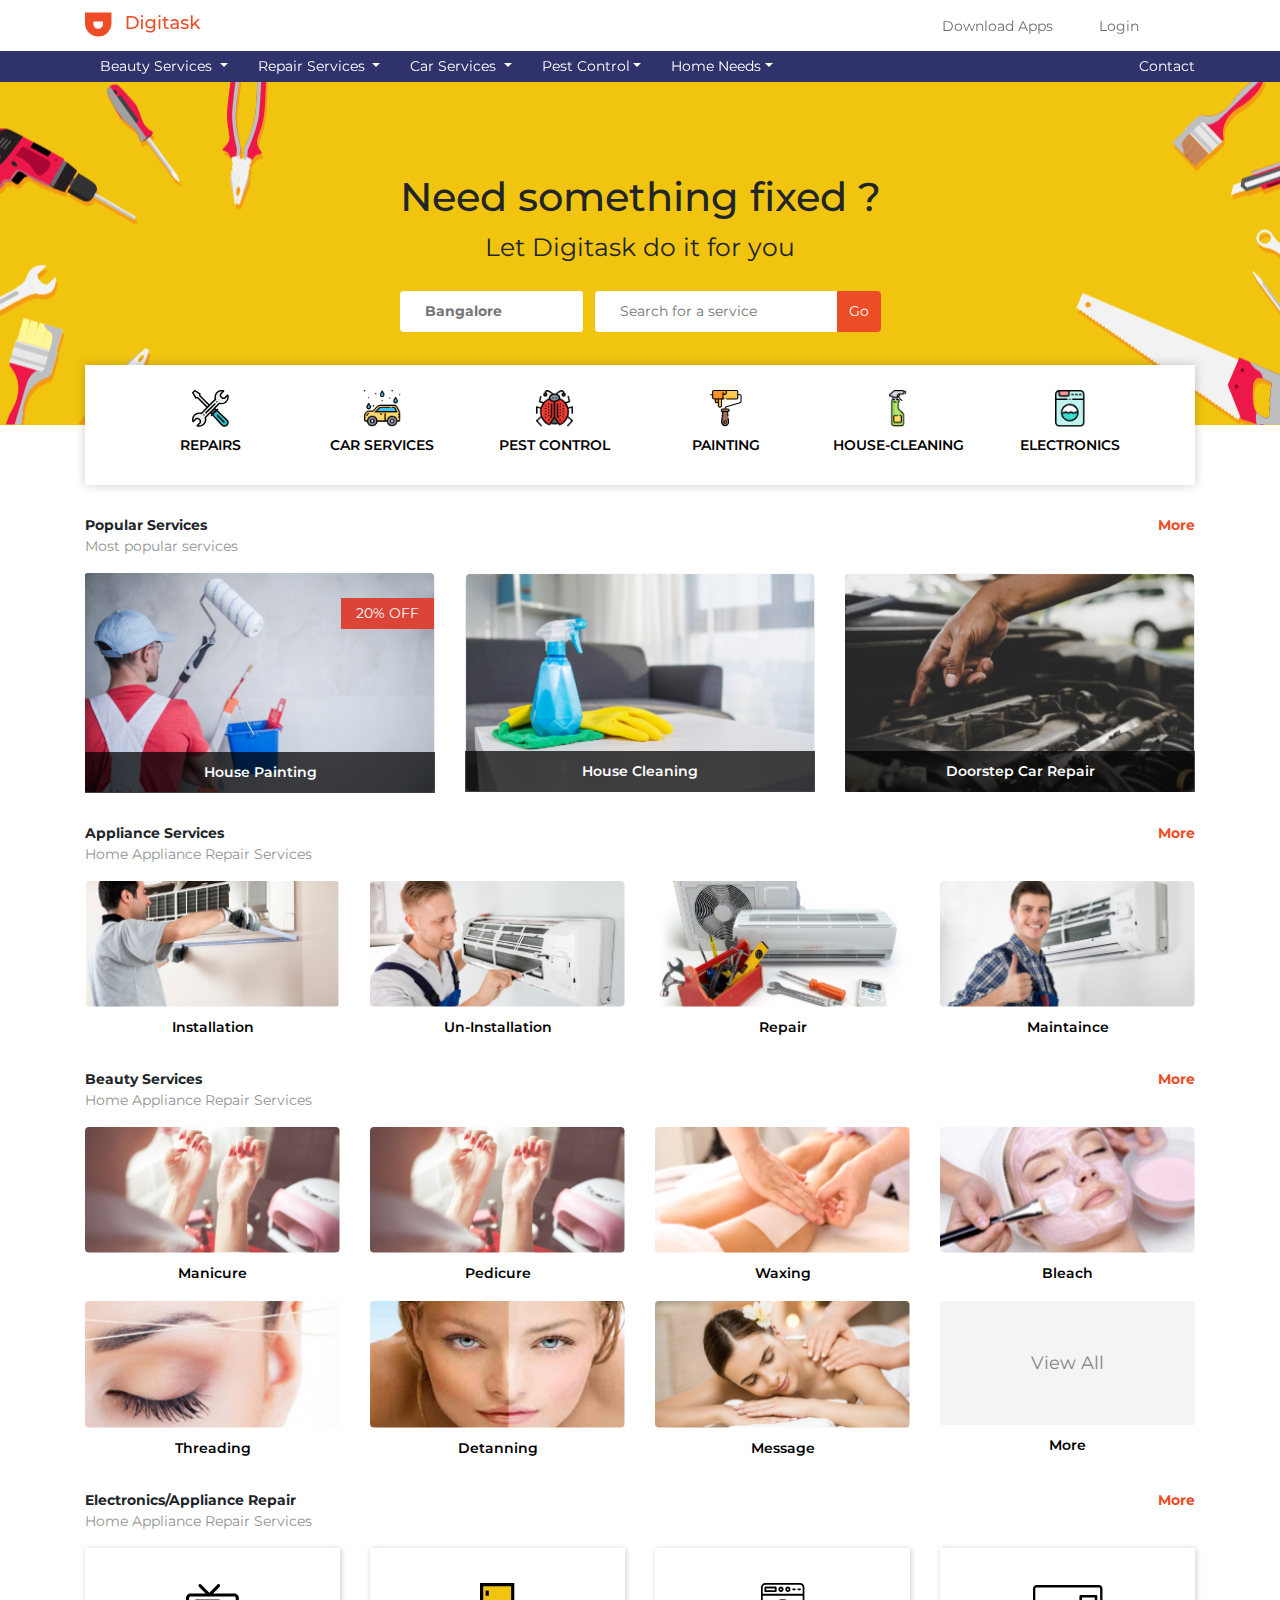
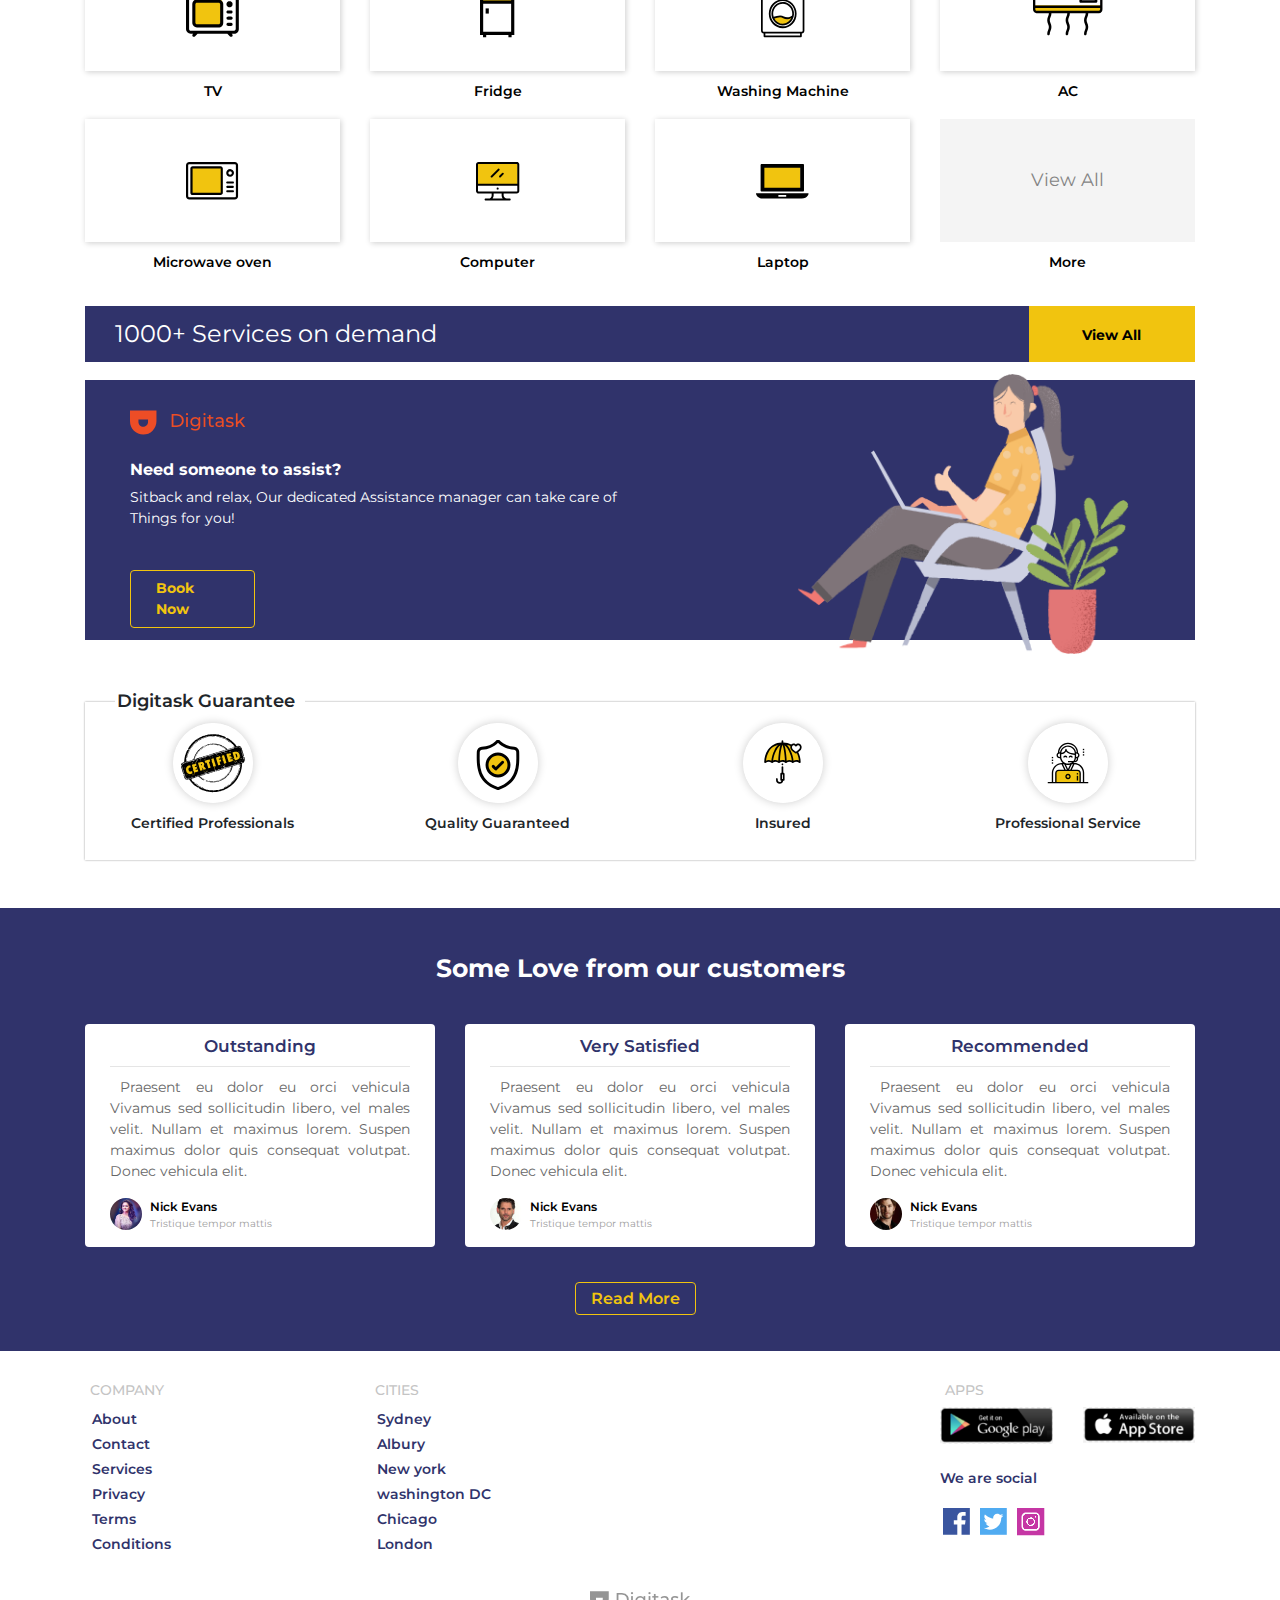
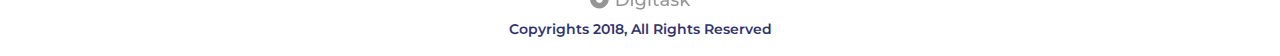
<file: index.html>
<!DOCTYPE html>
<html lang="en">
<head>
    <meta charset="UTF-8">
    <meta name="viewport" content="width=device-width, initial-scale=1.0">
    <meta http-equiv="X-UA-Compatible" content="ie=edge">
    <meta name="description" content="Online services and booking">
    <meta name="keywords" content="services,e-commerce, service-booking,AC services, Car services,Beauty Services,Home needs,pest control,cart">
    <meta name="author" content="Vishwanath, Madhuri">
    <link href="images/favicon.png" rel="shortcut icon">
    <title>Digitask</title>

    <link rel="stylesheet" href="css/bootstrap.min.css" />
    <link rel="stylesheet" href="css/style.css">
    <link rel="stylesheet" href="https://use.fontawesome.com/releases/v5.6.3/css/all.css" integrity="sha384-UHRtZLI+pbxtHCWp1t77Bi1L4ZtiqrqD80Kn4Z8NTSRyMA2Fd33n5dQ8lWUE00s/"
        crossorigin="anonymous">
    <link href="https://fonts.googleapis.com/css?family=Montserrat" rel="stylesheet">
    <link rel="stylesheet" type="text/css" href="http://fonts.googleapis.com/css?family=Rokkitt" />
    <script src="https://ajax.googleapis.com/ajax/libs/jquery/3.3.1/jquery.min.js"></script>
    <script src="https://cdnjs.cloudflare.com/ajax/libs/popper.js/1.11.0/umd/popper.min.js" integrity="sha384-b/U6ypiBEHpOf/4+1nzFpr53nxSS+GLCkfwBdFNTxtclqqenISfwAzpKaMNFNmj4" crossorigin="anonymous"></script>
    <script src="js/bootstrap.min.js"></script>
</head>

<body>
    
    <div class="fixed-top">
        <div class="top-bar">
            <div class="container">
                <div class="row">
                    <div class="col-md-6 col-7">
                        <div class="baricon d-md-none">
                            <i class="fa fa-bars"></i>
                        </div>
                        <div class="logo">
                            <a href="index.html"><img src="images/logo_top.png" alt="logo"></a>
                        </div>
                    </div>
                    <div class="col-md-6 col-5">
                        <div class="right-icons">
                            <a herf="!#" class="download-link d-none d-md-inline" data-toggle="modal" data-target="#exampleModalCenter">
                                <i class="fa fa-mobile-alt"></i> 
                                Download Apps
                            </a>
                            <a herf="!#" class="user-login" data-toggle="modal" data-target="#centerModal">
                                <i class="fa fa-user"></i> 
                                <span class="d-none d-md-inline">Login</span>
                            </a>
                            <a herf="!#" class="cart-icon"><i class="fa fa-shopping-cart"></i></a>
                        </div>
                    </div>
                </div>
            </div>

            <div class="sidebar">
                <div class="textbox">
                    <p class="alignleft bottom_spaces">CART</p>
                    <p class="alignright bottom_spaces">
                        <a href="#" class="close-btn">Close</a>
                    </p>
                    <div class="clearfix"></div>
                </div>
                <div class="textbox">
                    <div class="float-left">
                        <div class="sidebar-img float-left">
                            <img src="images/electronics/ac.png" alt="Ac"> 
                        </div>
                        <div class="float-left ml-3">
                            <p class="bottom_spaces">AC Repair</p>
                        </div>
                    </div>
                    <div class="float-right">
                            <p class="float-right bottom_spaces">99$</p>
                    </div>  
                    <div class="clearfix"></div>
                </div>
                <div class="textbox">
                    <div class="float-left">
                        <div class="sidebar-img float-left">
                            <img src="images/electronics/ac.png" alt="Ac"> 
                        </div>
                        <div class="float-left ml-3">
                            <p class=" bottom_spaces">AC Repair</p>
                            <p class="repairopt bottom_spaces">+ On site inspection</p>
                        </div>
                    </div>
                    <div class="float-right">
                        <p class="float-right">399$</p>
                    </div>
                    <div class="clearfix"></div> 
                </div>    
                <div class="textbox">
                    <div class="float-left">
                        <div class="sidebar-img float-left">
                            <img src="images/electronics/ac.png" alt="AC">
                        </div>
                        <div class="float-left ml-3">
                            <p class="bottom_spaces">Basic Cost</p>
                        </div>
                    </div>
                    <div class="float-right">
                        <p class="bottom_spaces">99$</p>
                    </div>
                    <div class="clearfix"></div>
                </div>  
                <div class="last-item">
                    <div class="textbox">
                        <div class="float-left">
                            <p class="bottom_spaces">Total</p>
                        </div>
                        <div class="float-right">
                            <p class="bottom_spaces">499 A$</p>
                        </div>
                        <div class="clearfix"></div>
                    </div>
                    <div class="textbox checkout-btn">
                        <a href="Service-booking.html">Checkout</a>
                    </div>
                </div>   
            </div>
        </div> 

        <div class="toggled-nav d-md-none">
            <div class="menubar p-4">
                <span class="text-uppercase">Navigation menu</span>
                <a href="" class="close cls">&times;</a>
            </div>
            <a class="" href="#">Beauty Services </a>
            <a class="" href="#">Pest Control </a>
            <a class="" href="#">Home Needs </a>
            <a class="" href="#">Car Services </a>
            <a class="" href="#">Repair Services </a>
            <a class="" href="#">Contact</a>
            <a class="" href="#">Download-Link</a>
        </div>     

        <div class="mainnavbar">
            <div class="container">
                <div class="row">
                    <div class="col-md-10">
                        <div class="left-item dropdown">
                            <ul class="nav">
                                <li class="nav-item dropdown">
                                    <a class="nav-link dropdown-toggle" data-toggle="dropdown" href="#">Beauty Services </a>
                                    <div class="dropdown-menu">
                                        <a class="dropdown-item" href="#">Manicure</a>
                                        <a class="dropdown-item" href="#">Pedicure</a>
                                        <a class="dropdown-item" href="#">Waxing</a>
                                        <a class="dropdown-item" href="#">Bleach</a>
                                        <a class="dropdown-item" href="#">Threading</a>
                                        <a class="dropdown-item" href="#">Detaining</a>
                                        <a class="dropdown-item" href="#">Massage</a>
                                    </div>
                                </li>
                                <li class="nav-item dropdown">
                                    <a class="nav-link dropdown-toggle" data-toggle="dropdown" href="#">Repair Services </a>
                                    <div class="dropdown-menu">
                                        <a class="dropdown-item" href="#">Bleach</a>
                                        <a class="dropdown-item" href="#">Pedicure</a>
                                        <a class="dropdown-item" href="#">Waxing</a>
                                        <a class="dropdown-item" href="#">Manicure</a>
                                        <a class="dropdown-item" href="#">Threading</a>
                                        <a class="dropdown-item" href="#">Detaining</a>
                                        <a class="dropdown-item" href="#">Massage</a>
                                    </div>
                                </li>
                                <li class="nav-item dropdown">
                                    <a class="nav-link dropdown-toggle" data-toggle="dropdown" href="#">Car Services </a>
                                    <div class="dropdown-menu ">
                                        <a class="dropdown-item" href="#">Manicure</a>
                                        <a class="dropdown-item" href="#">Pedicure</a>
                                        <a class="dropdown-item" href="#">Waxing</a>
                                        <a class="dropdown-item" href="#">Bleach</a>
                                        <a class="dropdown-item" href="#">Threading</a>
                                        <a class="dropdown-item" href="#">Detaining</a>
                                        <a class="dropdown-item" href="#">Massage</a>
                                    </div>
                                </li>
                                <li class="nav-item dropdown">
                                    <a class="nav-link dropdown-toggle" data-toggle="dropdown" href="#">Pest Control</a>
                                    <div class="dropdown-menu ">
                                        <a class="dropdown-item" href="#">Manicure</a>
                                        <a class="dropdown-item" href="#">Pedicure</a>
                                        <a class="dropdown-item" href="#">Waxing</a>
                                        <a class="dropdown-item" href="#">Bleach</a>
                                        <a class="dropdown-item" href="#">Threading</a>
                                        <a class="dropdown-item" href="#">Detaining</a>
                                        <a class="dropdown-item" href="#">Massage</a>
                                    </div>
                                </li>
                                <li class="nav-item dropdown">
                                    <a class="nav-link dropdown-toggle" data-toggle="dropdown" href="#">Home Needs</a>
                                    <div class="dropdown-menu">
                                        <a class="dropdown-item" href="#">Manicure</a>
                                        <a class="dropdown-item" href="#">Pedicure</a>
                                        <a class="dropdown-item" href="#">Waxing</a>
                                        <a class="dropdown-item" href="#">Bleach</a>
                                        <a class="dropdown-item" href="#">Threading</a>
                                        <a class="dropdown-item" href="#">Detaining</a>
                                        <a class="dropdown-item" href="#">Massage</a>
                                    </div>
                                </li>
                            </ul>
                        </div>
                    </div>
                    <div class="col-md-2">
                        <div class="right-item">
                            <a href="#" ><i class="fas fa-phone"></i> <span>Contact</span></a>
                        </div>
                    </div>
                </div>
            </div>
        </div>
    </div>

    <div class="main-banner">
        <div class="container main-banner-text">
            <div class="query-box">
                <div class="some-text">
                    <h1>Need something fixed ?</h1>
                    <p>Let Digitask do it for you</p>
                </div>
                <ul>
                    <li>
                        <div class="input-group mr-2 mt-2 location-box">
                            <div class="input-group-prepend bg-white">
                                <span class="input-group-text bg-white border-0" id="basic-addon1"><i class="fas fa-map-marker-alt"></i></span>
                            </div>
                            <input type="text" class="border-0 font-weight-bold" value="" placeholder="Bangalore">
                        </div>
                    </li>
                    <li>
                        <div class="input-group mt-2 search-box">
                            <div class="input-group-prepend">
                                <span class="input-group-text bg-white border-0" id="basic-addon1"><i class="fas fa-search"></i></span>
                            </div>
                            <input type="text" placeholder="Search for a service " aria-label="search service" class="border-0"
                                aria-describedby="basic-addon1">
                            <div class="input-group-append">
                                <a href="#" class="input-group-text border-0" id="basic-addon1">Go</a>
                            </div>
                        </div>
                    </li>
                </ul>
            </div>
        </div>
    </div>

    <div class="slides">
        <div class="container">
                <div class="prev-n-next mb-3">
                    <div id="carouselExampleControls" class="carousel slide" data-ride="carousel">
                        <div class="carousel-inner">
                            <div class="carousel-item active">
                                <div class="services">
                                    <div class="container">
                                        <div class="row ml-4 mr-4">
                                            <div class="col text-center">
                                                <a href="#">
                                                    <img src="images/repair.png" alt="repair.png">
                                                    <p class="pt-2">REPAIRS</p>
                                                </a>
                                            </div>
                                            <div class="col text-center">
                                                <a href="#">
                                                    <img src="images/car-wash.png" alt="CAR SERVICES">
                                                    <p class="pt-2">CAR SERVICES</p>
                                                </a>
                                            </div>
                                            <div class="col text-center d-none d-md-block ">
                                                <a href="#">
                                                    <img src="images/pest_control.png" alt="PEST CONTROL">
                                                    <p class="pt-2">PEST CONTROL</p>
                                                </a>
                                            </div>
                                            <div class="col text-center d-none d-md-block">
                                                <a href="#">
                                                    <img src="images/painting.png" alt="PAINTING">
                                                    <p class="pt-2">PAINTING</p>
                                                </a>
                                            </div>
                                            <div class="col text-center d-none d-md-block">
                                                <a href="#">
                                                    <img src="images/house_cleaning.png" alt="HOUSE CLEANING">
                                                    <p class="pt-2">HOUSE-CLEANING</p>
                                                </a>
                                            </div>
                                            <div class="col text-center d-none d-md-block">
                                                <a href="#">
                                                    <img src="images/electronics.png" alt="Electronics">
                                                    <p class="pt-2">ELECTRONICS</p>
                                                </a>
                                            </div>
                                        </div>
                                    </div>
                                </div>
                            </div>
                            <div class="carousel-item">
                                <div class="services">
                                    <div class="container">
                                        <div class="row ml-4 mr-4">
                                            <div class="col text-center">
                                                <a href="#">
                                                    <img src="images/painting.png" alt="PAINTING">
                                                    <p class="pt-2">PAINTING</p>
                                                </a>
                                            </div>
                                            <div class="col text-center">
                                                <a href="#">
                                                    <img src="images/house_cleaning.png" alt="HOUSE CLEANING">
                                                    <p class="pt-2">HOUSE-CLEANING</p>
                                                </a>
                                            </div>
                                            <div class="col text-center d-none d-md-block">
                                                <a href="#">
                                                    <img src="images/electronics.png" alt="Electronics">
                                                    <p class="pt-2">ELECTRONICS</p>
                                                </a>
                                            </div>
                                            <div class="col text-center d-none d-md-block">
                                                <a href="#">
                                                    <img src="images/car-wash.png" alt="CAR SERVICES">
                                                    <p class="pt-2">CAR SERVICES</p>
                                                </a>
                                            </div>
                                            <div class="col text-center d-none d-md-block">
                                                <a href="#">
                                                    <img src="images/pest_control.png" alt="PEST CONTROL">
                                                    <p class="pt-2">PEST CONTROL</p>
                                                </a>
                                            </div>
                                            <div class="col text-center d-none d-md-block">
                                                <a href="#">
                                                    <img src="images/repair.png" alt="repair.png">
                                                    <p class="pt-2">REPAIRS</p>
                                                </a>
                                            </div>
                                        </div>
                                    </div>
                                </div>
                            </div>
                            <div class="carousel-item">
                                <div class="services">
                                    <div class="container">
                                        <div class="row ml-4 mr-4">
                                            <div class="col text-center">
                                                <a href="#">
                                                    <img src="images/electronics.png" alt="Electronics">
                                                    <p class="pt-2">ELECTRONICS</p>
                                                </a>
                                            </div>
                                            <div class="col text-center">
                                                <a href="#">
                                                    <img src="images/pest_control.png" alt="PEST CONTROL">
                                                    <p class="pt-2">PEST CONTROL</p>
                                                </a>
                                            </div>
                                            <div class="col text-center d-none d-md-block">
                                                <a href="#">
                                                    <img src="images/painting.png" alt="PAINTING">
                                                    <p class="pt-2">PAINTING</p>
                                                </a>
                                            </div>
                                            <div class="col text-center d-none d-md-block">
                                                <a href="#">
                                                    <img src="images/house_cleaning.png" alt="HOUSE CLEANING">
                                                    <p class="pt-2">HOUSE-CLEANING</p>
                                                </a>
                                            </div>
                                            <div class="col text-center d-none d-md-block ">
                                                <a href="#">
                                                    <img src="images/car-wash.png" alt="CAR SERVICES">
                                                    <p class="pt-2">CAR SERVICES</p>
                                                </a>
                                            </div>
                                            <div class="col text-center d-none d-md-block ">
                                                <a href="#">
                                                    <img src="images/repair.png" alt="repair.png">
                                                    <p class="pt-2">REPAIRS</p>
                                                </a>
                                            </div>
                                        </div>
                                    </div>
                                </div>
                            </div>
                        </div>
                        <a class="prev" href="#carouselExampleControls" role="button" data-slide="prev">
                            <i class="fas fa-chevron-circle-left"></i>
                        </a>
                        <a class="next" href="#carouselExampleControls" role="button" data-slide="next">
                            <i class="fas fa-chevron-circle-right"></i></a>
                        </a>
                    </div>
                </div>
            </div>
    </div>

    <section class="mb-3">
        <div class="services-info">
            <div class="popular-services">
                <div class="container">
                    <div class="float-left">
                        <p class="font-weight-bold bottom_spaces">Popular Services</p>
                        <p class="content">Most popular services</p>
                    </div>
                    <div class="float-right">
                        <a href="#" class="font-weight-bold" data-toggle="modal" data-target="#modalCenter">More</a>
                    </div>
                    <div class="clearfix"></div>

                    <div class="services-images">
                        <div class="row">
                            <div class="col-md-4">
                                <div class="main mb-3" data-toggle="modal" data-target="#modalCenter">
                                    <a href="#"><img src="images/house_painging_package.jpg">
                                    <p class="offertext">20% OFF</p>
                                    <p class="imagetext bottom_spaces">House Painting</p></a>
                                </div>
                            </div>
                            <div class="col-md-4">
                                <div class="main mb-3" data-toggle="modal" data-target="#modalCenter">
                                    <a href="#"><img src="images/house_cleaning_package.jpg">
                                        <p class="imagetext bottom_spaces">House Cleaning</p>
                                    </a>
                                </div>
                            </div>
                            <div class="col-md-4">
                                <div class="main mb-3" data-toggle="modal" data-target="#modalCenter">
                                    <a href="#"><img src="images/doorstep_car_repair.jpg">
                                        <p class="imagetext bottom_spaces">Doorstep Car Repair</p>
                                    </a> 
                                </div>
                            </div>
                        </div>
                    </div>
                </div>
            </div>
            
            <div class="appliance-services top_spaces">
                <div class="container">
                    <div class="float-left">
                        <p class="font-weight-bold bottom_spaces">Appliance Services</p>
                        <p class="content">Home Appliance Repair Services</p>
                    </div>
                    <div class="float-right">
                        <a href="#" class="font-weight-bold" data-toggle="modal" data-target="#modalCenter" >More</a>
                    </div>
                    <div class="clearfix"></div>
            
                    
                    <div class="services-images">
                        <div class="row">
                            <div class="col-md-3">
                                <div class="main" data-toggle="modal" data-target="#modalCenter">
                                    <a href="#"><img src="images/installation.jpg"></a>
                                    <p class="caption">Installation</p>
                                </div>
                            </div>
                            <div class="col-md-3">
                                <div class="main" data-toggle="modal" data-target="#modalCenter">
                                    <a href="#"><img src="images/uninstallation.jpg"></a>
                                    <p class="caption">Un-Installation</p>
                                </div>
                            </div>
                            <div class="col-md-3">
                                <div class="main" data-toggle="modal" data-target="#modalCenter">
                                    <a href="#"><img src="images/repair.jpg"></a> 
                                    <p class="caption">Repair</p>
                                </div>
                            </div>
                            <div class="col-md-3">
                                <div class="main" data-toggle="modal" data-target="#modalCenter">
                                    <a href="#"><img src="images/maintaince.jpg"></a> 
                                    <p class="caption">Maintaince</p>
                                </div>
                            </div>
                        </div>
                    </div>
                </div>
            </div> 

            <div class="beauty-services top_spaces">
                <div class="container">
                    <div class="float-left">
                        <p class="font-weight-bold bottom_spaces">Beauty Services</p>
                        <p class="content">Home Appliance Repair Services</p>
                    </div>
                    <div class="float-right">
                        <a href="#" class="font-weight-bold" data-toggle="modal" data-target="#modalCenter" >More</a>
                    </div>
                    <div class="clearfix"></div>
                    
                    
                    <div class="services-images">
                        <div class="row">
                            <div class="col-md-3">
                                <div class="main" data-toggle="modal" data-target="#modalCenter">
                                    <a href="#"><img src="images/manicure.jpg"></a>
                                    <p class="caption">Manicure</p>
                                </div>
                            </div>
                            <div class="col-md-3">
                                <div class="main" data-toggle="modal" data-target="#modalCenter">
                                    <a href="#"><img src="images/pedicure.jpg"></a>
                                    <p class="caption">Pedicure</p>
                                </div>
                            </div>
                            <div class="col-md-3">
                                <div class="main" data-toggle="modal" data-target="#modalCenter">
                                    <a href="#"><img src="images/waxing.jpg"></a> 
                                    <p class="caption">Waxing</p>
                                </div>
                            </div>
                            <div class="col-md-3">
                                <div class="main" data-toggle="modal" data-target="#modalCenter">
                                    <a href="#"><img src="images/bleach.jpg"></a> 
                                    <p class="caption">Bleach</p>
                                </div>
                            </div>
                            <div class="col-md-3">
                                <div class="main" data-toggle="modal" data-target="#modalCenter">
                                    <a href="#"><img src="images/threading.jpg"></a>
                                    <p class="caption">Threading</p>
                                </div>
                            </div>
                            <div class="col-md-3">
                                <div class="main" data-toggle="modal" data-target="#modalCenter">
                                    <a href="#"><img src="images/detanning.jpg"></a>
                                    <p class="caption">Detanning</p>
                                </div>
                            </div>
                            <div class="col-md-3">
                                <div class="main" data-toggle="modal" data-target="#modalCenter">
                                    <a href="#"><img src="images/message.jpg"></a> 
                                    <p class="caption">Message</p>
                                </div>
                            </div>
                            <div class="col-md-3">
                                <div class="main" data-toggle="modal" data-target="#modalCenter">
                                    <div class="topic">
                                        <a href="#">View All</a> 
                                    </div>
                                    <p class="caption">More</p>
                                </div>
                            </div>
                        </div>
                    </div>
                </div>
            </div> 

            <div class="electronic-services top_spaces">
                <div class="container">
                    <div class="float-left">
                        <p class="font-weight-bold bottom_spaces">Electronics/Appliance Repair</p>
                        <p class="content">Home Appliance Repair Services</p>
                    </div>
                    <div class="float-right">
                        <a href="#" class="font-weight-bold" data-toggle="modal" data-target="#modalCenter" >More</a>
                    </div>
                    <div class="clearfix"></div>

                    <div class="services-images">
                        <div class="row">
                            <div class="col-md-3 col-6">
                                <div class="main" data-toggle="modal" data-target="#modalCenter">
                                    <div class="imagediv">
                                        <a href="#"><img src="images/electronics/tv.png"></a>
                                    </div>
                                    <p class="caption">TV</p>
                                </div>
                            </div>
                            <div class="col-md-3 col-6">
                                <div class="main" data-toggle="modal" data-target="#modalCenter">
                                    <div class="imagediv">
                                        <a href="#"><img src="images/electronics/fridge.png"></a>
                                    </div>
                                    <p class="caption">Fridge</p>
                                </div>
                            </div>
                            <div class="col-md-3 col-6">
                                <div class="main" data-toggle="modal" data-target="#modalCenter">
                                    <div class="imagediv">
                                            <a href="#"><img src="images/electronics/washing.png"></a>
                                    </div>
                                    <p class="caption">Washing Machine</p>
                                </div>
                            </div>
                            <div class="col-md-3 col-6">
                                <div class="main">
                                    <div class="imagediv" data-toggle="modal" data-target="#modalCenter">
                                        <a href="#"><img src="images/electronics/ac.png"></a>
                                    </div>
                                    <p class="caption">AC</p>
                                </div>
                            </div>
                            <div class="col-md-3 col-6">
                                <div class="main" data-toggle="modal" data-target="#modalCenter">
                                    <div class="imagediv">
                                        <a href="#"><img src="images/electronics/microwave.png"></a>
                                    </div>
                                    <p class="caption">Microwave oven</p>
                                </div>
                            </div>
                            <div class="col-md-3 col-6">
                                <div class="main" data-toggle="modal" data-target="#modalCenter">
                                    <div class="imagediv">
                                        <a href="#"><img src="images/electronics/computer.png"></a>
                                    </div>
                                    <p class="caption">Computer</p>
                                </div>
                            </div>
                            <div class="col-md-3 col-6">
                                <div class="main" data-toggle="modal" data-target="#modalCenter">
                                    <div class="imagediv">
                                        <a href="#" data-toggle="modal" data-target="#modalCenter"><img src="images/electronics/laptop.png"></a> 
                                    </div>
                                    <p class="caption">Laptop</p>
                                </div>
                            </div>
                            <div class="col-md-3 col-6">
                                <div class="main" data-toggle="modal" data-target="#modalCenter">
                                    <div class="topic">
                                        <a href="#">View All</a> 
                                    </div>
                                    <p class="caption">More</p>
                                </div>
                            </div>
                        </div>
                    </div>
                </div>
            </div> 
        </div>    
    </section>

    <section class="mb-3">
        <div class="container">
            <div class="outer_div">
                <div class="sometext_left float-left">
                    <a href="#">
                        <p>1000+ Services on demand</p>
                    </a>
                </div>
                <div class="float-right view-all-right ">
                    <a href="#">
                        <p>View All</p>
                    </a>
                </div>
                <div class="clearfix"></div>
            </div>
        </div>
    </section>
    
    <section class="mb-5">
        <div class="container">
            <div class="book_lady">
                <div class="container">
                    <div class="row">
                        <div class="col-md-7">
                            <div class="logo-and-text">
                                <img src="images/logo_top.png">
                                <div class="sometext">
                                    <h6 >Need someone to assist?</h6>
                                    <p>Sitback and relax, Our dedicated Assistance manager can take care of<br> Things for
                                        you!</p>
                                </div>
                                <p class="booknow border-4px"><a href="#">Book Now</a></p>
                            </div>
                        </div>
                        <div class="col-md-5 ">
                            <div class="text-center lady-img">
                                <img class="" src="images/booknow_lady.png">
                            </div>
                        </div>
                    </div>
                </div>
            </div>
        </div>
    </section>

    <section class="mb-5">
        <div class="container">
            <fieldset>
                <legend> Digitask Guarantee</legend>
                <div class="row">
                    <div class="col-md-3 col-6">
                        <div class="guarantee text-center">
                            <img src="images/guarantee/certified.png">
                            <p>Certified Professionals</p>
                        </div>

                    </div>
                    <div class="col-md-3 col-6">
                        <div class="guarantee text-center">
                            <img src="images/guarantee/quality.png">
                            <p>Quality Guaranteed</p>
                        </div>

                    </div>
                    <div class="col-md-3 col-6">
                        <div class="guarantee text-center">
                            <img src="images/guarantee/insured.png">
                            <p>Insured</p>
                        </div>

                    </div>
                    <div class="col-md-3 col-6">
                        <div class="guarantee text-center">
                            <img src="images/guarantee/professional.png">
                            <p>Professional Service</p>
                        </div>

                    </div>
                </div>
            </fieldset>
        </div>
    </section>
    
    <section class="customer-review mb-3">
        <div class="container">
            <div class="text">
                <p>Some Love from our customers</p>
            </div>

            <div class="row">
                <div class="col-12 col-sm-12 col-lg-4 ">
                    <div class="review-box border-4px">
                        <h4 class="heading">Outstanding</h4>
                        <hr>
                        <p class="inside">
                            <i class="fas fa-quote-left"></i>
                            Praesent eu dolor eu orci vehicula Vivamus sed
                            sollicitudin libero, vel males velit.
                            Nullam et maximus lorem. Suspen
                            maximus dolor quis consequat volutpat. Donec vehicula elit.
                        </p>
                        <div class="float-left custom-profile">
                            <div class="float-left">
                                <img src="images/p1.jpg">
                            </div>
                            <div class="float-left visitor-info">
                                <p>Nick Evans</p>
                                <p>Tristique tempor mattis</p>
                            </div>
                            <div class="clearfix"></div>
                        </div>
                        <div class="clearfix"></div>
                    </div>
                </div>
                <div class=" col-12 col-sm-12 col-lg-4 ">
                    <div class="review-box border-4px">
                        <h4 class="heading">Very Satisfied</h4>
                        <hr>
                        <p class="inside">
                            <i class="fas fa-quote-left"></i>
                            Praesent eu dolor eu orci vehicula Vivamus sed
                            sollicitudin libero, vel males velit.
                            Nullam et maximus lorem. Suspen
                            maximus dolor quis consequat volutpat. Donec vehicula elit.
                        </p>
                        <div class="float-left custom-profile">
                            <div class="float-left">
                                <img src="images/profile_image.jpg">
                            </div>
                            <div class="float-left visitor-info">
                                <p>Nick Evans</p>
                                <p>Tristique tempor mattis</p>
                            </div>
                        </div>
                        <div class="clearfix"></div>

                    </div>
                </div>
                <div class="col-12 col-sm-12 col-lg-4 ">
                    <div class="review-box border-4px ">
                        <h4 class="heading">Recommended</h4>
                        <hr>
                        <p class="inside">
                            <i class="fas fa-quote-left"></i>
                            Praesent eu dolor eu orci vehicula Vivamus sed
                            sollicitudin libero, vel males
                            velit.
                            Nullam et maximus lorem. Suspen
                            maximus dolor quis consequat volutpat. Donec vehicula elit.
                        </p>
                        <div class="float-left custom-profile">
                            <div class="float-left">
                                <img src="images/profile_image4.jpg">
                            </div>
                            <div class="float-left visitor-info">
                                <p>Nick Evans</p>
                                <p>Tristique tempor mattis</p>
                            </div>
                        </div>
                        <div class="clearfix"></div>
                    </div>
                </div>
            </div>
            <div class="readmore text-center">
                <p><a href="#" class="border-4px">Read More</a></p>
            </div>
        </div>
    </section>
    
      
    <div class="modal fade firstmodal" id="modalCenter" tabindex="-1" role="dialog" aria-labelledby="exampleModalCenterTitle" aria-hidden="true">
        <div class="modal-dialog modal-dialog-centered" role="document">
            <div class="modal-content">
                <div class="modal-header">
                    <h6 class="modal-title" id="exampleModalCenterTitle">Repair Services</h6>
                    <button type="button" class="close" data-dismiss="modal" aria-label="Close">
                        <span aria-hidden="true">&times;</span>
                    </button>
                </div>
                <div class="modal-body">
                    <div class="container">
                        <div class="row">
                            <div class="col-4 col-sm-4">
                               <div class="main">
                                    <div class="imagediv">
                                        <a href="#"><img src="images/electronics/ac.png"></a>
                                        <p class="caption">AC</p>
                                    </div>
                                </div>
                            </div>
                            <div class="col-4 col-sm-4">
                                <div class="main">
                                    <div class="imagediv">
                                        <a href="#"><img src="images/electronics/fridge.png"></a>
                                        <p class="caption">Fridge</p>
                                    </div>
                                </div>
                            </div>
                            <div class="col-4 col-sm-4">
                                <div class="main">
                                    <div class="imagediv">
                                        <a href="#"><img src="images/electronics/tv.png"></a>
                                        <p class="caption">TV</p> 
                                    </div>
                                </div>  
                            </div>
                            <div class="col-4 col-sm-4">
                                <div class="main">
                                    <div class="imagediv">
                                        <a href="#"><img src="images/electronics/washing.png"></a>
                                        <p class="caption">Washing Machine</p> 
                                    </div>
                                </div>
                            </div>
                            <div class="col-4 col-sm-4">
                                <div class="main">
                                    <div class="imagediv">
                                        <a href="#"><img src="images/electronics/water.png"></a>
                                        <p class="caption">Water Purifier</p> 
                                    </div>
                                </div>
                            </div>
                            <div class="col-4 col-sm-4">
                                <div class="main">
                                    <div class="imagediv">
                                        <a href="#"><img src="images/electronics/microwave.png"></a>
                                        <p class="caption">Microwave</p> 
                                    </div>
                                </div> 
                            </div>
                            <div class="col-4 col-sm-4">
                                <div class="main">
                                    <div class="imagediv">
                                        <a href="#"><img src="images/electronics/computer.png"></a>
                                        <p class="caption">Computer</p> 
                                    </div>
                                </div>
                            </div>
                            <div class="col-4 col-sm-4">
                                <div class="main">
                                    <div class="imagediv">
                                        <a href="#"><img src="images/electronics/laptop.png"></a>
                                        <p class="caption">Laptop</p> 
                                    </div>
                                </div>
                            </div>
                            <div class="col-4 col-sm-4">
                                <div class="main">
                                    <div class="imagediv">
                                        <a href="#"><img src="images/electronics/toster.png"></a>
                                        <p class="caption">Toster</p> 
                                    </div>
                                </div>
                            </div>
                            <div class="col-4 col-sm-4">
                                <div class="main">
                                    <div class="imagediv">
                                        <a href="#"><img src="images/electronics/lights .png"></a>
                                        <p class="caption">Lights</p> 
                                    </div>
                                </div>
                            </div>
                            <div class="col-4 col-sm-4">
                                <div class="main">
                                    <div class="imagediv">
                                        <a href="#"><img src="images/electronics/phone.png"></a>
                                        <p class="caption">Phone</p> 
                                    </div>
                                </div>
                            </div>
                            <div class="col-4 col-sm-4">
                                <div class="main">
                                    <div class="imagediv">
                                        <a href="#"><img src="images/electronics/other.png"></a>
                                        <p class="caption">Other</p> 
                                    </div>
                                </div>
                            </div>
                        </div>
                    </div>
                </div>
                <div class="modal-footer">
                    <a href="Service-booking.html" class="btn nextbtn">Next</a>
                </div>
            </div>
        </div>
    </div>
      
    <div class="modal fade secondmodal" id="exampleModalCenter" tabindex="-1" role="dialog" aria-labelledby="exampleModalCenterTitle" aria-hidden="true">
        <div class="modal-dialog modal-dialog-centered" role="document">
            <div class="modal-content">
                <div class="modal-header">
                    <h5 class="modal-title font-weight-bold" id="exampleModalCenterTitle">Download Apps</h5>
                    <button type="button" class="close" data-dismiss="modal" aria-label="Close">
                        <span aria-hidden="true">&times;</span>
                    </button>
                </div>
                <div class="modal-body">
                    <p class="font-weight-bold info">We’ll send a download link via SMS to your Phone</p>
                    <form action="" method="post">
                        <input type="text" name="phone" placeholder="Phone" id="phone" class="form-control mobile-num">
                        <button type="button" class="btn submit form-control font-weight-bold">Send SMS</button>
                    </form>
                    <div class="seperator">
                        <p class="line">or</p>
                    </div>
                    <div class="store-image">
                        <ul>
                            <li>
                                <img src="images/google_play.png">
                            </li>
                            <li>
                                <img src="images/app_store.png">
                            </li>
                        </ul>   
                    </div>
                </div>
            </div>
        </div>
    </div>
     
    <div class="modal fade thirdmodal" id="centerModal" tabindex="-1" role="dialog" aria-labelledby="exampleModalCenterTitle" aria-hidden="true">
    <div class="modal-dialog modal-dialog-centered" role="document">
        <div class="modal-content">
        <div class="modal-header">
            <h5 class="modal-title font-weight-bold" id="exampleModalCenterTitle">Login</h5>
            <button type="button" class="close" data-dismiss="modal" aria-label="Close">
            <span aria-hidden="true">&times;</span>
            </button>
        </div>
        <div class="modal-body">
            <form action="" method="post">
                <input type="text" name="phone" placeholder="Email or Phone" id="phone" class="form-control phone-num">
                <input type="password" name="pass" placeholder="Password" id="phone" class="form-control password">
                <button type="button" class="btn login form-control font-weight-bold">Login</button>
            </form>
            <div class="seperator">
                <p class="line">or</p>
            </div>
            <div class="social-acnt">
                <div class="container">
                    <div class="row">
                        <div class="col-md-6 col-6">
                            <button type="button" class="btn fb-btn">Facebook</button>
                        </div>
                        <div class="col-md-6 col-6">
                            <button type="button" class="btn google-btn">Google</button>
                        </div>
                    </div>
                </div>
            </div>
            <div class="acnt-info">
                <p>Don't Have an Account?</p>
                <button class="btn font-weight-bold info-btn">Sign Up</button>
            </div>

        </div>
        </div>
    </div>
    </div>

    <section class="footer">
        <div class="container">
            <div class="row">
                <div class="col-12 col-md-3 col-sm-6">
                    <h6>COMPANY</h6>
                    <ul class="company">
                        <li><a href="#">About</a></li>
                        <li><a href="#">Contact</a></li>
                        <li><a href="#">Services</a></li>
                        <li><a href="#">Privacy</a></li>
                        <li><a href="#">Terms</a></li>
                        <li><a href="#">Conditions</a></li>
                    </ul>
                </div>
                <div class="col-12 col-md-3 col-sm-6">
                    <h6>CITIES</h6>
                    <ul class="cities">
                        <li><a href="#">Sydney</a></li>
                        <li><a href="#">Albury</a></li>
                        <li><a href="#">New york</a></li>
                        <li><a href="#">washington DC</a></li>
                        <li><a href="#">Chicago</a></li>
                        <li><a href="#">London</a></li>
                    </ul>
                </div>
                <div class="col-12 col-md-3">

                </div>
                <div class="col-12 col-md-3 col-sm-12">
                    <h6>APPS</h6>
                    <div class="row">
                        <div class="col col-md-6">
                            <a href="#" class="app"><img src="images/google_play.png"></a>
                        </div>
                        <div class="col col-md-6">
                            <a href="#" class="app"><img src="images/app_store.png"></a>
                        </div>
                    </div>
                    <p class="pt-4 social">We are social</p>
                    <ul class="social-medias">
                        <li><img src="images/facebook.png"></li>
                        <li><img src="images/twitter.png"></li>
                        <li><img src="images/instagram.png"></li>
                    </ul>
                </div>
            </div>
            <div class="bottom-footer text-center mt-4">
                <img src="images/digitask_footer.png" class="p-2 copyri">
                <p>Copyrights 2018, All Rights Reserved</p>
            </div>
        </div>
    </section>

    <script src="js/script.js"></script>
</body>

</html>
</file>
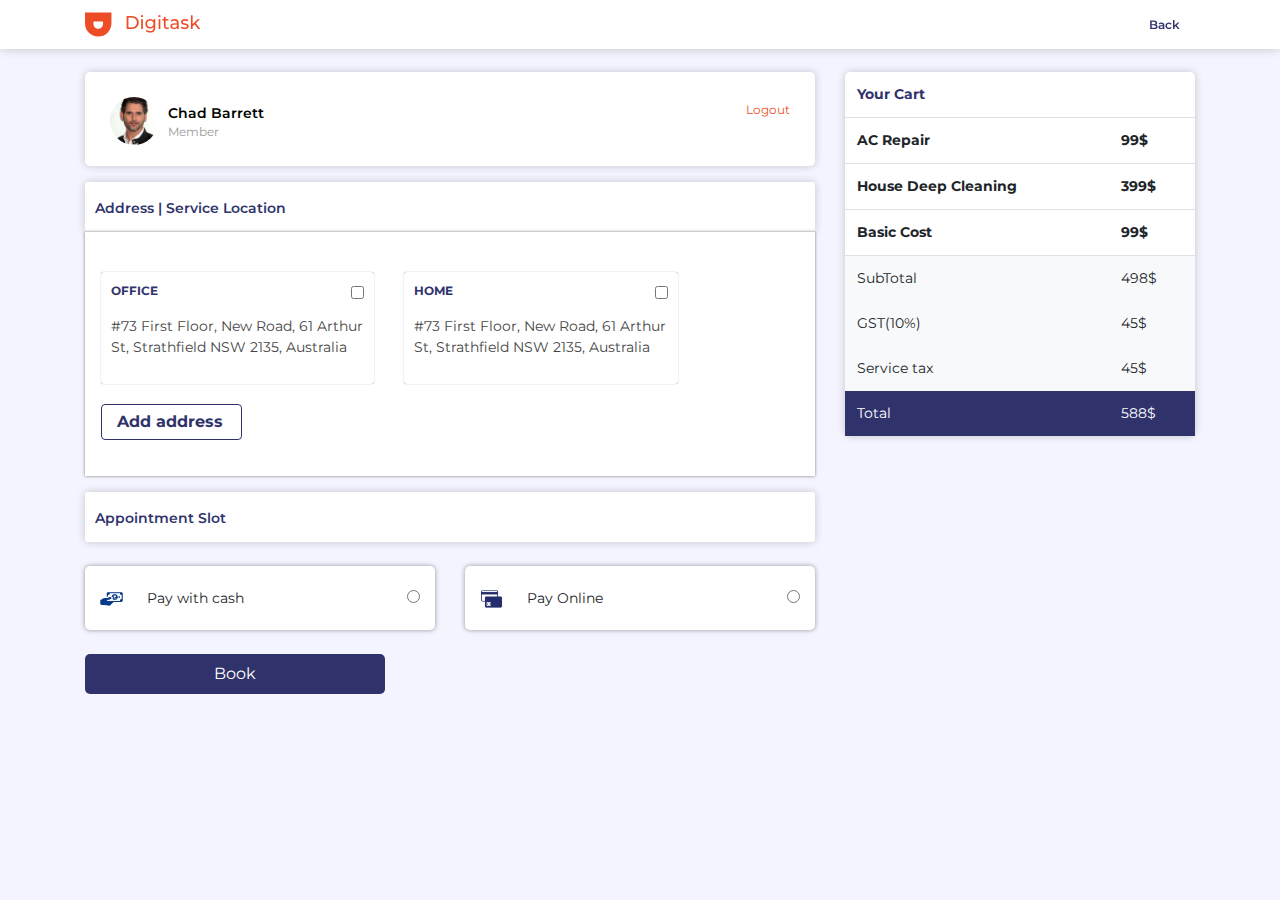
<file: address.html>
<!DOCTYPE html>
<html lang="en">

<head>
    <meta charset="UTF-8">
    <meta name="viewport" content="width=device-width, initial-scale=1.0">
    <meta http-equiv="X-UA-Compatible" content="ie=edge">
    <link href="images/favicon.png" rel="shortcut icon">
    <title>Address</title>

    <link rel="stylesheet" href="css/style.css" type="text/css">
    <link rel="stylesheet" href="css/bootstrap.min.css" />
    <link href="https://fonts.googleapis.com/css?family=Montserrat:400,500" rel="stylesheet">
    <script src="https://code.jquery.com/jquery-3.2.1.slim.min.js"
        integrity="sha384-KJ3o2DKtIkvYIK3UENzmM7KCkRr/rE9/Qpg6aAZGJwFDMVNA/GpGFF93hXpG5KkN"
        crossorigin="anonymous"></script>
    <script src="https://cdnjs.cloudflare.com/ajax/libs/popper.js/1.12.9/umd/popper.min.js"
        integrity="sha384-ApNbgh9B+Y1QKtv3Rn7W3mgPxhU9K/ScQsAP7hUibX39j7fakFPskvXusvfa0b4Q"
        crossorigin="anonymous"></script>
    <script src="https://maxcdn.bootstrapcdn.com/bootstrap/4.0.0/js/bootstrap.min.js"
        integrity="sha384-JZR6Spejh4U02d8jOt6vLEHfe/JQGiRRSQQxSfFWpi1MquVdAyjUar5+76PVCmYl"
        crossorigin="anonymous"></script>
    <link rel="stylesheet" href="https://use.fontawesome.com/releases/v5.6.3/css/all.css"
        integrity="sha384-UHRtZLI+pbxtHCWp1t77Bi1L4ZtiqrqD80Kn4Z8NTSRyMA2Fd33n5dQ8lWUE00s/" crossorigin="anonymous">

</head>

<body class="set-bg">
    <div class="fixed-top">
        <div class="top-bar">
            <div class="container">
                <div class="row">
                    <div class="col-md-2 col-5 ">
                        <div class="logo">
                            <a href="index.html"><img src="images/logo_top.png" alt="logo"></a>
                        </div>
                    </div>
                    <div class="col-md-9 col-4"></div>
                    <div class="col-md-1 col-3">
                        <div class="back_button">
                            <a href="javascript:history.back()" class="">Back</a>
                        </div>
                    </div>
                </div>
            </div>
        </div>
    </div>

    <section class="mt-5 pt-4"></section>
    <div class="container">
        <div class="row">
            <div class="col-md-8">
                <div class="customer border-4px mb-3">
                    <div class="float-left custom-profile">
                        <div class="float-left">
                            <img src="images/profile_image.jpg">
                        </div>
                        <div class="float-left visitor-info">
                            <p>Chad Barrett</p>
                            <p>Member</p>
                        </div>
                    </div>
                    <div class="float-right">
                        <a href="login.html">Logout</a>
                    </div>
                </div>


                <div id="accordion">
                    <div id="headingOne">
                        <div class="service-location">
                            <a class="" data-toggle="collapse" href="#collapseOne" aria-expanded="true"
                                aria-controls="collapseOne">Address
                                | Service Location
                                <i class="fas fa-chevron-down float-right"></i></a>
                        </div>
                    </div>
                    <div id="collapseOne" class="collapse show" data-parent="#accordion" aria-labelledby="headingOne">
                        <div class="google_map_location mb-3 p-3 border-top-0">
                            <div class="">
                                <div class="row">
                                    <div class="col-12 col-md-5">
                                        <div class="addresses border-4px mt-4">
                                            <div class="float-left">
                                                <p class="text-uppercase">office</p>
                                            </div>
                                            <div class="float-right">
                                                <input type="checkbox" class="address-check" name="Home-adress">
                                            </div>
                                            <div class="clearfix"></div>
                                            <p>#73 First Floor, New Road, 61 Arthur St, Strathfield NSW 2135, Australia
                                            </p>
                                        </div>
                                    </div>
                                    <div class="col-12 col-md-5">
                                        <div class="addresses mt-4 mr-3">
                                            <div class="float-left">
                                                <p class="text-uppercase">Home</p>
                                            </div>
                                            <div class="float-right">
                                                <input type="checkbox" class="address-check" name="Home-adress">
                                            </div>
                                            <div class="clearfix"></div>
                                            <p>#73 First Floor, New Road, 61 Arthur St, Strathfield NSW 2135, Australia
                                            </p>
                                        </div>
                                    </div>
                                    <div class="col-md-2"></div>
                                </div>
                            </div>
                            <div class="add-address border-4px"><a href="appointment-booking.html">Add address</a></div>
                        </div>
                    </div>


                    <div id="headingTwo" class="mt-3">
                        <div class="slot">
                            <a class="collapsed" data-toggle="collapse" href="#collapseTwo">Appointment
                                Slot <i class="fas fa-chevron-down float-right"></i></a>
                        </div>
                    </div>
                    <div id="collapseTwo" class="collapse" aria-labelledby="headingTwo" data-parent="#accordion">
                        <div class="appointment-slot">
                            <div class="choosen-date">
                                <form action="/action_page.php">
                                    <select name="month" class="form-control">
                                        <option value="January">January</option>
                                        <option value="February">February</option>
                                        <option value="March">March</option>
                                        <option value="April">April</option>
                                        <option value="may">May</option>
                                        <option value="June">June</option>
                                        <option value="July">July</option>
                                        <option value="August">August</option>
                                        <option value="September">September</option>
                                        <option value="October">October</option>
                                        <option value="November">November</option>
                                        <option value="December">December</option>
                                    </select>
                                    <select name="year" class="form-control">
                                        <option value="2019">2019</option>
                                        <option value="2020">2020</option>
                                        <option value="2021">2021</option>
                                        <option value="2022">2022</option>
                                        <option value="2023">2023</option>
                                        <option value="2024">2024</option>
                                    </select>
                                    <br><br>
                                    <div class="slide-dates mb-5 mt-4">
                                        <a href="#" class="prev rounded-circle"><i
                                                class="fas fa-chevron-circle-left"></i></a>
                                        <div class="dates">
                                            <div class="row ml-4 mr-4">
                                                <div class="col  text-center week-date">
                                                    <a href="#">
                                                        <h2>1</h2>
                                                        <p class="">MON</p>
                                                    </a>
                                                </div>
                                                <div class="col text-center week-date">
                                                    <a href="#">
                                                        <h2>2</h2>
                                                        <p class="">TUE</p>
                                                    </a>
                                                </div>
                                                <div class="col  text-center week-date">
                                                    <a href="#">
                                                        <h2>3</h2>
                                                        <p class="">WED</p>
                                                    </a>
                                                </div>
                                                <div class="col d-none d-md-block text-center week-date">
                                                    <a href="#">
                                                        <h2>4</h2>
                                                        <p class="">THU</p>
                                                    </a>
                                                </div>
                                                <div class="col d-none d-md-block text-center week-date">
                                                    <a href="#">
                                                        <h2>5</h2>
                                                        <p class="">FRI</p>
                                                    </a>
                                                </div>
                                                <div class="col d-none d-lg-block text-center week-date">
                                                    <a href="#">
                                                        <h2>6</h2>
                                                        <p class="">SAT</p>
                                                    </a>
                                                </div>
                                                <div class="col d-none d-lg-block  text-center week-date">
                                                    <a href="#">
                                                        <h2>7</h2>
                                                        <p class="">SUN</p>
                                                    </a>
                                                </div>
                                            </div>

                                        </div>
                                        <a href="#" class="next"><i class="fas fa-chevron-circle-right"></i></a>

                                    </div>

                                    <div class="time-slots pt-3 pl-2">
                                        <p>Available slots for Thursday</p>
                                        <div>
                                            <a href="#">10 AM to 11 AM</a>
                                            <a href="#" class="ml-2">11 AM to 12 PM</a>
                                        </div>
                                    </div>
                                </form>
                            </div>
                        </div>
                    </div>

                </div>

                <div class="payment mb-4 mt-3">
                    <div class="row">
                        <div class="col-md-6">
                            <div class="cash mt-2">
                                <label for="pay">
                                    <img src="images/cash.png">
                                    <span>Pay with cash</span>
                                    <div class="float-right">
                                        <input type="radio" class="pay" id="pay" name="pay">
                                    </div>
                                </label>
                            </div>
                        </div>
                        <div class="col-md-6">
                            <div class="cash mt-2">
                                <label for="pay1">
                                    <img src="images/credit.png">
                                    <span>Pay Online</span>
                                    <div class="float-right">
                                        <input type="radio" class="pay" id="pay1" name="pay">
                                    </div>
                                </label>
                            </div>
                        </div>
                    </div>
                </div>

                <div class="book text-center mb-3">
                    <a href="profile.html">Book</a>
                </div>


            </div>
            <div class="col-md-4">
                <table class="table bg-white cart">
                    <thead>
                        <tr>
                            <th class="border-0">Your Cart</th>
                        </tr>
                    </thead>
                    <tbody>
                        <tr class="font-weight-bold">
                            <td>AC Repair</td>
                            <td>99$</td>
                        </tr>
                        <tr class="font-weight-bold">
                            <td>House Deep Cleaning</td>
                            <td>399$</td>
                        </tr>
                        <tr class="font-weight-bold">
                            <td>Basic Cost</td>
                            <td>99$</td>
                        </tr>
                        <tr class="bg-light text-black">
                            <td>SubTotal</td>
                            <td>498$</td>
                        </tr>
                        <tr class="bg-light text-black">
                            <td class="border-0">GST(10%)</td>
                            <td class="border-0">45$</td>
                        </tr>
                        <tr class="bg-light text-black">
                            <td class="border-0">Service tax</td>
                            <td class="border-0">45$</td>
                        </tr>
                    </tbody>
                    <tfoot>
                        <tr class="text-white">
                            <td class="border-0">Total</td>
                            <td class="border-0">588$</td>
                        </tr>
                    </tfoot>
                </table>
            </div>
        </div>
        <script src="js/script.js"></script>
</body>

</html>
</file>
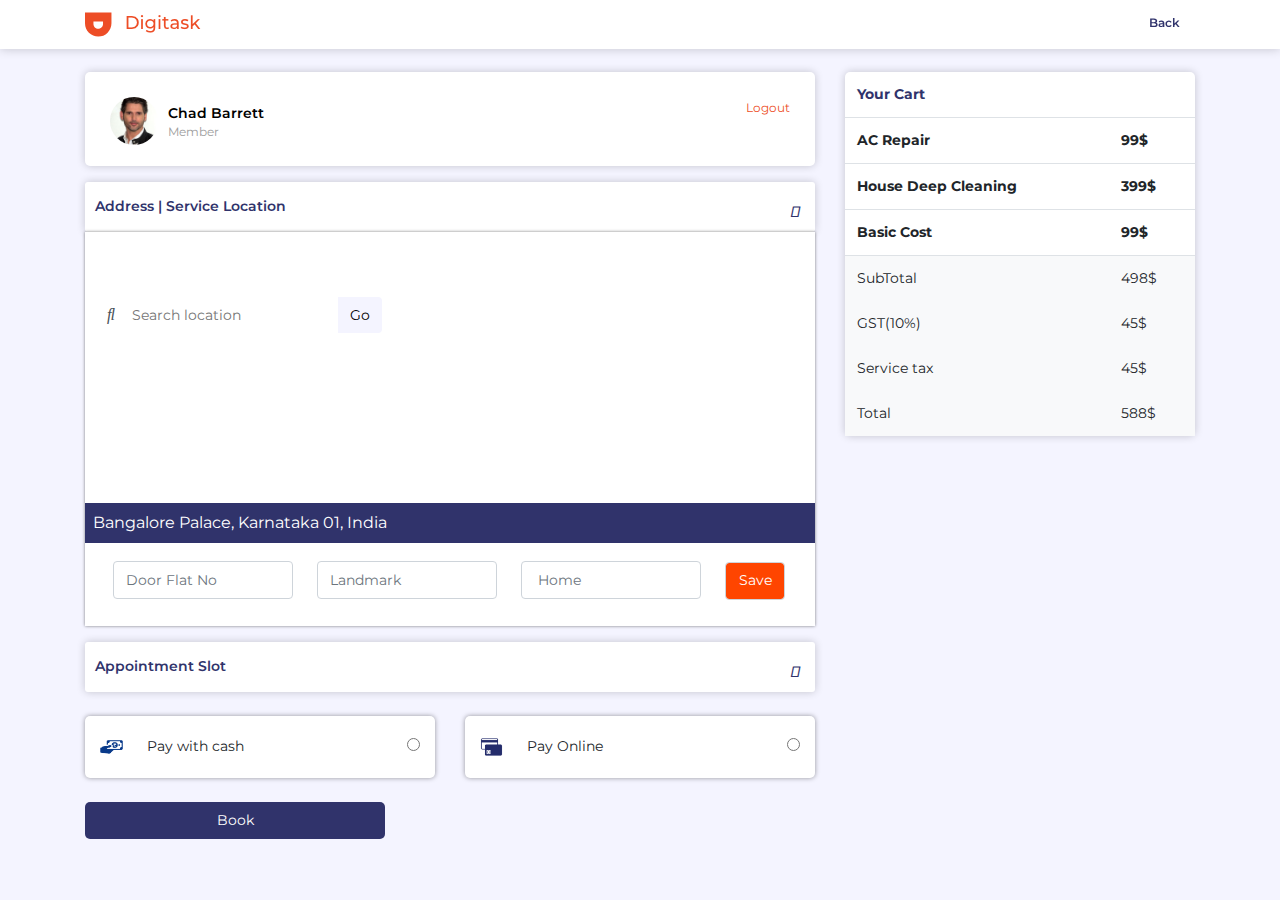
<file: appointment-booking.html>
<!DOCTYPE html>
<html lang="en">
<head>
    <meta charset="UTF-8">
    <meta name="viewport" content="width=device-width, initial-scale=1.0">
    <meta http-equiv="X-UA-Compatible" content="ie=edge">
    <title>Book appointment</title>
    <link rel="stylesheet" href="css/bootstrap.min.css">
    <link href="images/favicon.png" rel="shortcut icon">
    <link rel="stylesheet" href="css/style.css">

    <link rel="stylesheet" href="https://use.fontawesome.com/releases/v5.6.3/css/all.css" integrity="sha384-UHRtZLI+pbxtHCWp1t77Bi1L4ZtiqrqD80Kn4Z8NTSRyMA2Fd33n5dQ8lWUE00s/"
        crossorigin="anonymous">
    <link href="https://cdnjs.cloudflare.com/ajax/libs/font-awesome/4.7.0/css/font-awesome.css" rel="stylesheet" />
    <link href="https://fonts.googleapis.com/css?family=Montserrat" rel="stylesheet">
    <link rel="stylesheet" type="text/css" href="http://fonts.googleapis.com/css?family=Rokkitt" />
    <script src="https://ajax.googleapis.com/ajax/libs/jquery/3.3.1/jquery.min.js"></script>
    <script src="https://cdnjs.cloudflare.com/ajax/libs/popper.js/1.11.0/umd/popper.min.js" integrity="sha384-b/U6ypiBEHpOf/4+1nzFpr53nxSS+GLCkfwBdFNTxtclqqenISfwAzpKaMNFNmj4" crossorigin="anonymous"></script>
    <script src="js/bootstrap.min.js"></script>
</head>
<body class="set-bg">
    <div class="fixed-top">
        <div class="top-bar">
            <div class="container">
                <div class="row">
                    <div class="col-md-2 col-5">
                        <div class="logo">
                            <a href="index.html"><img src="images/logo_top.png" alt="logo"></a>
                        </div>
                    </div>
                    <div class="col-md-9 col-4"></div>
                    <div class="col-md-1 col-3">
                        <div class="back_button">
                        <a href="javascript:history.back()" class="">Back</a>
                        </div>
                    </div>
                </div>
            </div>
        </div>
    </div>

    <section class="mt-5 pt-4"></section>
    <div class="container">
        <div class="row">
            <div class="col-md-8">
                <div class="customer mb-3">
                    <div class="float-left custom-profile">
                        <div class="float-left">
                            <img src="images/profile_image.jpg">
                        </div>
                        <div class="float-left visitor-info">
                            <p>Chad Barrett</p>
                            <p>Member</p>
                        </div>
                    </div>
                    <div class="float-right">
                        <a href="login.html">Logout</a>
                    </div>
                </div>

                <div id="accordion">
                    
                    <div id="headingOne" class="mt-3">
                        <div class="service-location">
                            <a class="" data-toggle="collapse" href="#collapseOne" aria-expanded="true" aria-controls="collapseOne">Address
                                | Service Location
                                <i class="fas fa-chevron-down float-right"></i></a>
                        </div>
                    </div>
                    <div id="collapseOne" class="collapse show" data-parent="#accordion" aria-labelledby="headingOne">
                        <div class="google_map_location mb-3">
                            <iframe src="https://www.google.com/maps/embed?pb=!1m18!1m12!1m3!1d3887.5796128702273!2d77.58993051430464!3d12.998718217800917!2m3!1f0!2f0!3f0!3m2!1i1024!2i768!4f13.1!3m3!1m2!1s0x3bae164451c79e63%3A0x4b46243086327ed5!2sBangalore+Palace%2C+Jayamahal%2C+Bengaluru%2C+Karnataka+560006!5e0!3m2!1sen!2sin!4v1545983054454"
                                frameborder="0" style="border:0" allowfullscreen></iframe>
                            <div class="input-group search-box">
                                <div class="input-group-prepend">
                                    <span class="input-group-text bg-white border-0" id="basic-addon1"><i class="fas fa-search"></i></span>
                                </div>
                                <input type="text" placeholder=" Search location" aria-label="search service" class="border-0"
                                    aria-describedby="basic-addon1">
                                <div class="input-group-append">
                                    <a href="#" class="input-group-text border-0" id="basic-addon1">Go</a>
                                </div>
                            </div>
                            <div class="choosen-address">
                                <p>Bangalore Palace, Karnataka 01, India</p>
                            </div>
                            <div class="complete-address">
                                <form action="/.php">
                                    <div class="xyz mb-2"><input class="form-control" type="text" placeholder="Door Flat No"></div>
                                    <div class="xyz mb-2"><input class="form-control" type="text" placeholder="Landmark"></div>
                                    <div class="xyz mb-2"><input class="form-control" type="text" placeholder=" Home "></div>
                                    <div class="xyz mb-2"><input class="form-control" type="button" value="Save"></div>
                                </form>
                            </div>
                        </div>
                    </div>

                    <div id="headingTwo" class="mt-3">
                        <div class="slot">
                            <a class="collapsed" data-toggle="collapse" href="#collapseTwo">Appointment
                                Slot <i class="fas fa-chevron-down float-right"></i></a>
                        </div>
                    </div>
                    <div id="collapseTwo" class="collapse" aria-labelledby="headingTwo" data-parent="#accordion">
                        <div class="appointment-slot">
                            <div class="choosen-date">
                                <form action="/action_page.php">
                                    <select name="month" class="form-control mb-2">
                                        <option value="January">January</option>
                                        <option value="February">February</option>
                                        <option value="March">March</option>
                                        <option value="April">April</option>
                                        <option value="may">May</option>
                                        <option value="June">June</option>
                                        <option value="July">July</option>
                                        <option value="August">August</option>
                                        <option value="September">September</option>
                                        <option value="October">October</option>
                                        <option value="November">November</option>
                                        <option value="December">December</option>
                                    </select>
                                    <select name="year" class="form-control mb-2">
                                        <option value="2019">2019</option>
                                        <option value="2020">2020</option>
                                        <option value="2021">2021</option>
                                        <option value="2022">2022</option>
                                        <option value="2023">2023</option>
                                        <option value="2024">2024</option>
                                    </select>
                                    <br><br>

                                    <div class="slide-dates mb-5 mt-4">
                                        <a href="#" class="prev rounded-circle"><i class="fas fa-chevron-circle-left"></i></a>
                                        <div class="dates">
                                            <div class="row ml-4 mr-4">
                                                <div class="col text-center week-date">
                                                    <a href="#">
                                                        <h2>1</h2>
                                                        <p class="">MON</p>
                                                    </a>
                                                </div>
                                                <div class="col text-center week-date">
                                                    <a href="#">
                                                        <h2>2</h2>
                                                        <p class="">TUE</p>
                                                    </a>
                                                </div>
                                                <div class="col text-center week-date">
                                                    <a href="#">
                                                        <h2>3</h2>
                                                        <p class="">WED</p>
                                                    </a>
                                                </div>
                                                <div class="col d-none d-md-block text-center week-date">
                                                    <a href="#">
                                                        <h2>4</h2>
                                                        <p class="">THU</p>
                                                    </a>
                                                </div>
                                                <div class="col d-none d-md-block text-center week-date">
                                                    <a href="#">
                                                        <h2>5</h2>
                                                        <p class="">FRI</p>
                                                    </a>
                                                </div>
                                                <div class="col d-none d-lg-block text-center week-date">
                                                    <a href="#">
                                                        <h2>6</h2>
                                                        <p class="">SAT</p>
                                                    </a>
                                                </div>
                                                <div class="col d-none d-lg-block text-center week-date">
                                                    <a href="#">
                                                        <h2>7</h2>
                                                        <p class="">SUN</p>
                                                    </a>
                                                </div>
                                            </div>

                                        </div>
                                        <a href="#" class="next"><i class="fas fa-chevron-circle-right"></i></a>

                                    </div>

                                    <div class="time-slots mt-5">
                                        <p>Available slots for Thursday</p>
                                        <div>
                                            <a href="#">10 AM to 11 AM</a>
                                            <a href="#" class="mr-2">11 AM to 12 PM</a>
                                        </div>
                                    </div>
                                </form>
                            </div>
                        </div>
                    </div>

                </div>

                <div class="payment mb-4 mt-3">
                    <div class="row">
                        <div class="col-md-6">
                            <div class="cash mt-2">
                                <label for="pay">
                                    <img src="images/cash.png">
                                    <span>Pay with cash</span>
                                    <div class="float-right">
                                        <input type="radio" class="pay" id="pay" name="pay">
                                    </div>
                                </label>
                            </div>
                        </div>
                        <div class="col-md-6">
                            <div class="cash mt-2">
                                <label for="pay1">
                                    <img src="images/credit.png">
                                    <span>Pay Online</span>
                                    <div class="float-right">
                                        <input type="radio" class="pay" id="pay1" name="pay">
                                    </div>
                                </label>
                            </div>
                        </div>
                    </div>
                </div>

                <div class="book border-4px text-center mb-3">
                    <a href="profile.html">Book</a>
                </div>


            </div>
            <div class="col-md-4">
                <table class="table bg-white cart border-4px">
                    <thead>
                        <tr>
                            <th class="border-0">Your Cart</th>
                        </tr>
                    </thead>
                    <tbody>
                        <tr class="font-weight-bold">
                            <td>AC Repair</td>
                            <td>99$</td>
                        </tr>
                        <tr class="font-weight-bold">
                            <td>House Deep Cleaning</td>
                            <td>399$</td>
                        </tr>
                        <tr class="font-weight-bold">
                            <td>Basic Cost</td>
                            <td>99$</td>
                        </tr>
                        <tr class="bg-light text-black">
                            <td>SubTotal</td>
                            <td>498$</td>
                        </tr>
                        <tr class="bg-light text-black">
                            <td class="border-0">GST(10%)</td>
                            <td class="border-0">45$</td>
                        </tr>
                        <tr class="bg-light text-black">
                            <td class="border-0">Service tax</td>
                            <td class="border-0">45$</td>
                        </tr>
                    </tbody>
                    <tfoot>
                        <tr class="bg-light text-black border-4px">
                            <td class="border-0">Total</td>
                            <td class="border-0">588$</td>
                        </tr>
                    </tfoot>
                </table>
            </div>
        </div>
    </div>

    <script src="js/script.js"></script>
</body>

</html>
</file>
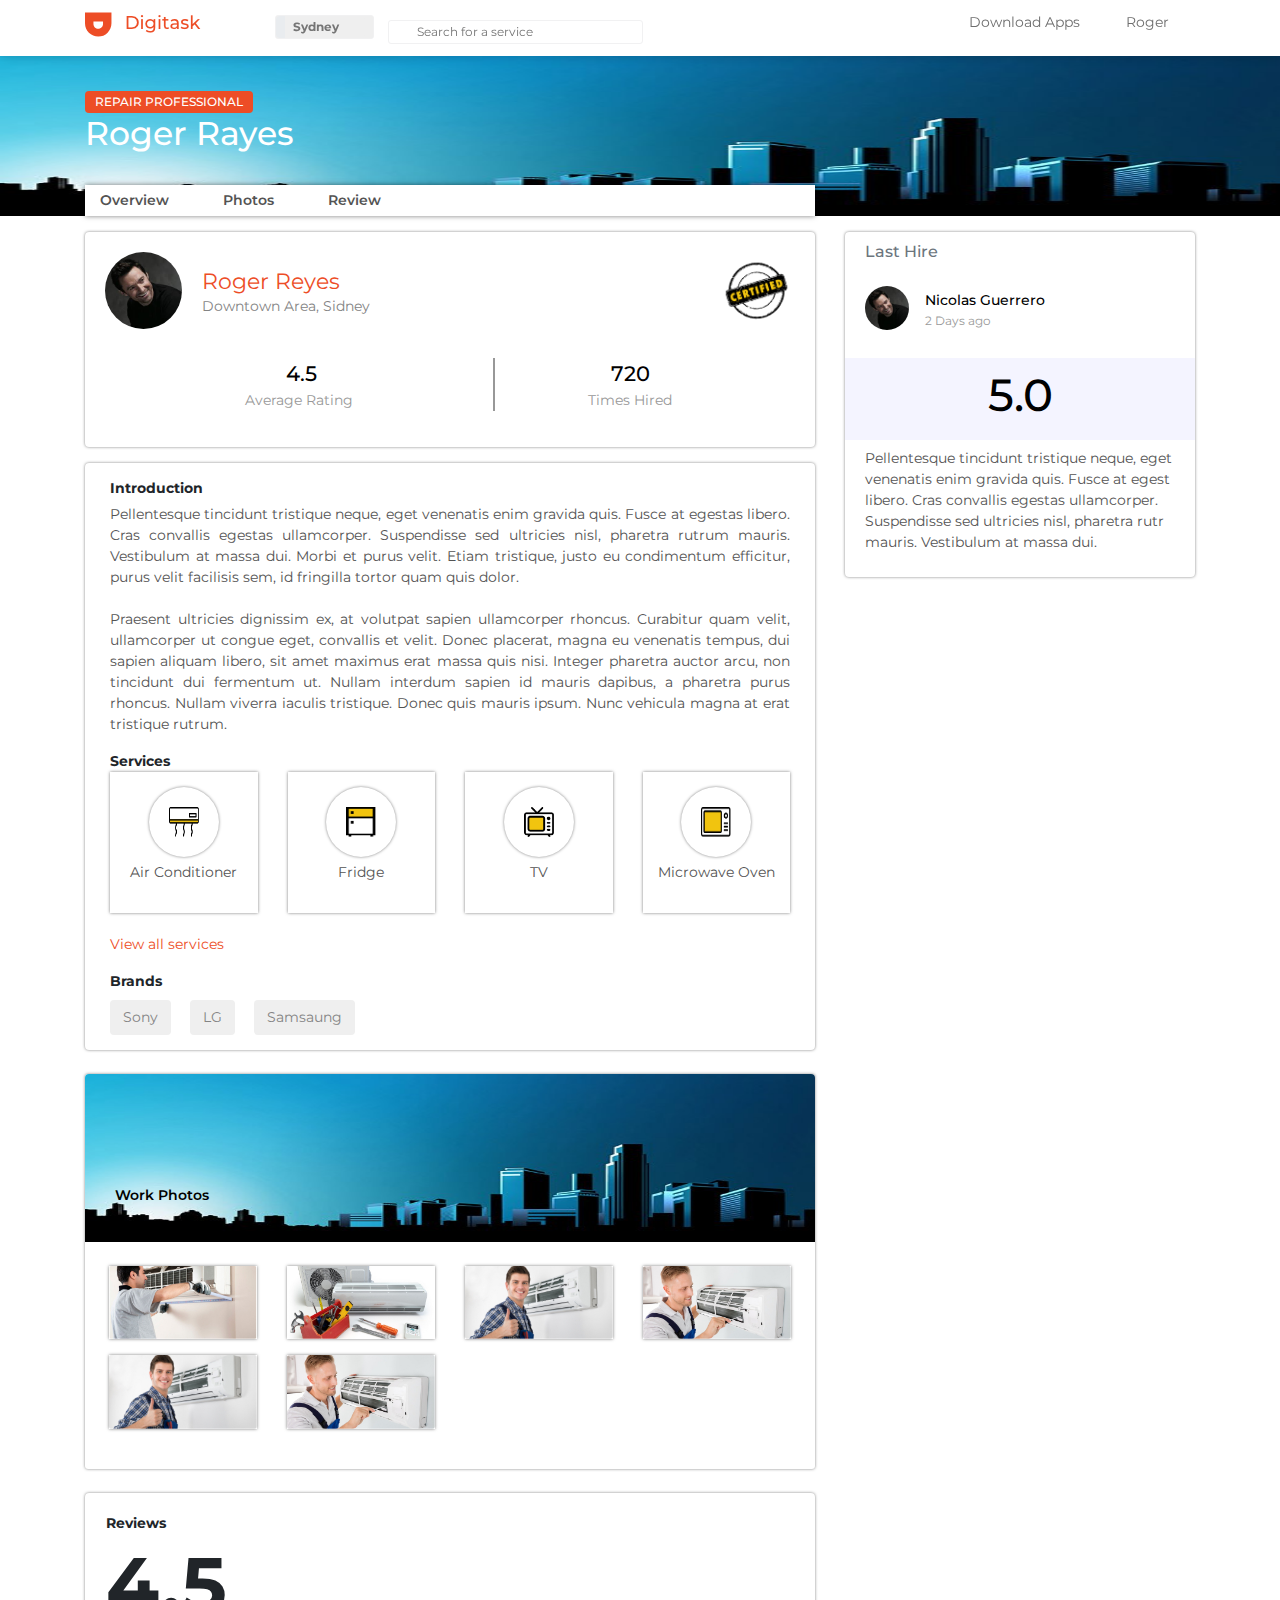
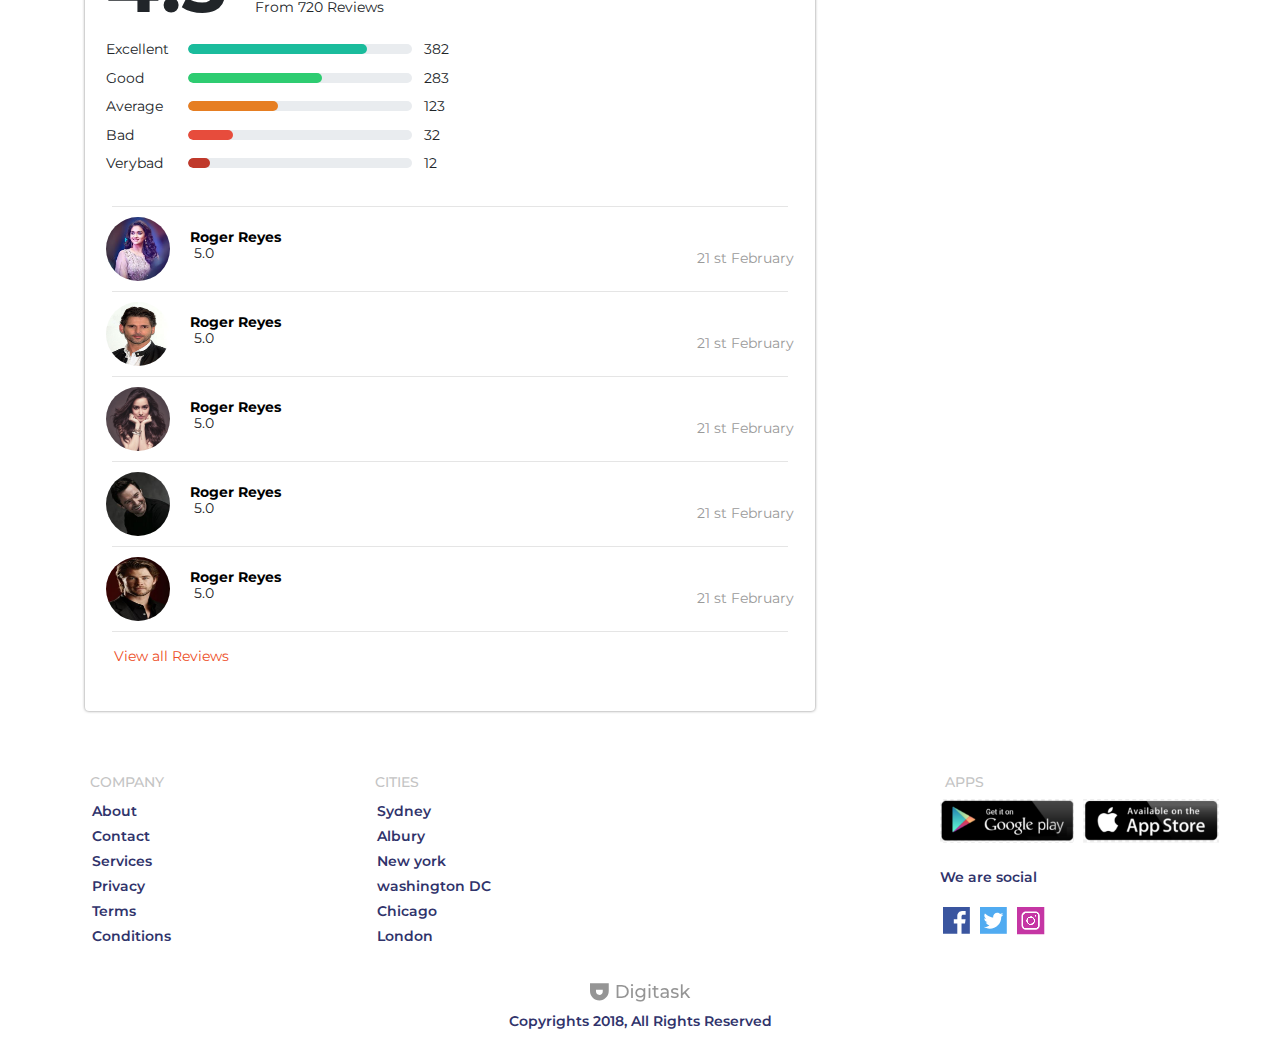
<file: digitask-review.html>
<!DOCTYPE html>
<html lang="en">

<head>
    <meta charset="UTF-8">
    <meta name="viewport" content="width=device-width, initial-scale=1.0">
    <meta http-equiv="X-UA-Compatible" content="ie=edge">
    <title>Check Reviews</title>

    <link rel="stylesheet" href="css/bootstrap.min.css">
    <link href="images/favicon.png" rel="shortcut icon">
    <link rel="stylesheet" href="css/style.css">
    <link rel="stylesheet" href="https://use.fontawesome.com/releases/v5.6.3/css/all.css" integrity="sha384-UHRtZLI+pbxtHCWp1t77Bi1L4ZtiqrqD80Kn4Z8NTSRyMA2Fd33n5dQ8lWUE00s/"
        crossorigin="anonymous">
    <link href="https://fonts.googleapis.com/css?family=Montserrat" rel="stylesheet">
    <link rel="stylesheet" type="text/css" href="http://fonts.googleapis.com/css?family=Rokkitt" />
    <script src="https://ajax.googleapis.com/ajax/libs/jquery/3.3.1/jquery.min.js"></script>
    <script src="https://cdnjs.cloudflare.com/ajax/libs/popper.js/1.11.0/umd/popper.min.js" integrity="sha384-b/U6ypiBEHpOf/4+1nzFpr53nxSS+GLCkfwBdFNTxtclqqenISfwAzpKaMNFNmj4" crossorigin="anonymous"></script>
    <script src="js/bootstrap.min.js"></script>
</head>

<body>
    <div class="top-bar fixed-top">
        <div class="container">
            <div class="row">
                <div class="col-md-2 col-5">
                    <div class="logo">
                        <a href="index.html"><img src="images/logo_top.png" alt="logo"></a>
                    </div>
                </div>
                <div class="col-md-6 col-1">
                    <ul class="d-none d-lg-inline">
                        <li>
                            <div class="input-group mr-2 location-box">
                                <div class="input-group-prepend">
                                    <span class="input-group-text border-0" id="basic-addon1"><i class="fas fa-map-marker-alt"></i></span>
                                </div>
                                <input type="text" class="border-0 pl-2 font-weight-bold" value="" placeholder="Sydney">
                            </div>
                        </li>
                        <li>
                            <div class="input-group search-box">
                                <div class="input-group-prepend">
                                    <a href="#"><span class="input-group-text bg-white border-0" id="basic-addon1"><i
                                                class="fas fa-search"></i></span></a>
                                </div>
                                <input type="text" placeholder=" Search for a service" aria-label="search service"
                                    class="border-0" aria-describedby="basic-addon1">
                            </div>
                        </li>
                    </ul>
                </div>
                <div class="col-md-4 col-lg-4 col-5">
                    <div class="right-icons">
                        <a herf="#" class="download-link d-none d-md-inline" data-toggle="modal" data-target="#exampleModalCenter">
                            <i class="fa fa-mobile-alt"></i> 
                            <span class="d-none d-lg-inline">Download Apps</span>
                        </a>
                        <a herf="#" class="user-login" data-toggle="dropdown" >
                            <i class="fa fa-user"></i><span class="d-none d-lg-inline">Roger</span><i class="fas fa-caret-down d-none d-md-inline"></i>
                        </a>
                        <div class="drop dropdown-menu" aria-labelledby="dropdownOption">
                            <a class="dropdown-item" href="profile.html">Profile</a>
                            <a class="dropdown-item" href="#">My Orders</a>
                            <a class="dropdown-item" href="index.html">Logout</a>
                        </div>
                        <!-- <a herf="#" class="cart-icon"><i class="fa fa-shopping-cart"></i></a> -->
                    </div>
                </div>
            </div>
        </div>
        <div class="sidebar">
            <div class="textbox">
                <p class="alignleft bottom_spaces">CART</p>
                <p class="alignright bottom_spaces">
                    <a href="#" class="close-btn">Close</a>
                </p>
                <div class="clearfix"></div>
            </div>
            <div class="textbox">
                <div class="float-left">
                    <div class="sidebar-img float-left">
                        <img src="images/electronics/ac.png" alt="Ac"> 
                    </div>
                    <div class="float-left ml-3">
                        <p class="bottom_spaces">AC Repair</p>
                    </div>
                </div>
                <div class="float-right">
                        <p class="float-right bottom_spaces">99$</p>
                </div>  
                <div class="clearfix"></div>
            </div>
            <div class="textbox">
                <div class="float-left">
                    <div class="sidebar-img float-left">
                        <img src="images/electronics/ac.png" alt="Ac"> 
                    </div>
                    <div class="float-left ml-3">
                        <p class=" bottom_spaces">AC Repair</p>
                        <p class="repairopt bottom_spaces">+ On site inspection</p>
                    </div>
                </div>
                <div class="float-right">
                    <p class="float-right">399$</p>
                </div>
                <div class="clearfix"></div> 
            </div>    
            <div class="textbox">
                <div class="float-left">
                    <div class="sidebar-img float-left">
                        <img src="images/electronics/ac.png" alt="AC">
                    </div>
                    <div class="float-left ml-3">
                        <p class="bottom_spaces">Basic Cost</p>
                    </div>
                </div>
                <div class="float-right">
                    <p class="bottom_spaces">99$</p>
                </div>
                <div class="clearfix"></div>
            </div>  
            <div class="last-item">
                <div class="textbox">
                    <div class="float-left">
                        <p class="bottom_spaces">Total</p>
                    </div>
                    <div class="float-right">
                        <p class="bottom_spaces">499 A$</p>
                    </div>
                    <div class="clearfix"></div>
                </div>
                <div class="textbox checkout-btn">
                    <a href="#">Checkout</a>
                </div>
            </div>   
        </div>
    </div>

    <div class="banner-image mb-3 mt-5">
        <div class="bn-img">
            <img src="images/bg-image.jpg">
        </div>
        <div class="container">
            <p class="border-4px">REPAIR PROFESSIONAL</p>
            <h2>Roger Rayes</h2>
        </div>
        <div class="container">
            <div class="row">
                <div class=" col-md-8 col-12">
                    <div class="nav_menu1">
                        <ul>
                            <li>
                                <a href="#">Overview</a>
                            </li>
                            <li>
                                <a href="#photos">Photos</a>
                            </li>
                            <li>
                                <a href="#review">Review</a>
                            </li>
                        </ul>
                    </div>

                </div>
                <div class="col-md-4"></div>
            </div>
        </div>

    </div>

    <div class="container">
        <div class="row">
            <div class="col-md-8">
                <div class="profile border-4px mb-2">
                    <div class="float-left custom-profile">
                        <div class="float-left">
                            <img src="images/profile_image3.jpg">
                        </div>
                        <div class="float-left visitor-info">
                            <p>Roger Reyes</p>
                            <p>Downtown Area, Sidney</p>
                        </div>
                        <div class="clearfix"></div>
                    </div>
                    <div class="float-right d-none d-md-inline">
                        <img src="images/guarantee/certified.png">
                    </div>
                    <div class="clearfix"></div>
                    <div class="ratings mt-2">
                        <div class="row">
                            <div class="col-md-7 col-6">
                                <div class="text-center review addborder">
                                    <span class="score">
                                        <span class="stars-active" style="width:100%">
                                            <i class="fa fa-star" aria-hidden="true"></i>
                                        </span>
                                    </span></i>&nbsp;<span>4.5</span>
                                    <p>Average Rating</p>
                                </div>
                            </div>
                            <div class="col-md-4 col-5">
                                <div class="text-center review">
                                    <span>720</span>
                                    <p>Times Hired</p>
                                </div>
                            </div>
                            <div class="col-md-1 col-1"></div>
                        </div>
                    </div>
            </div>

                <div class="introduction border-4px mt-3 ">
                    <div class="text-justify">
                        <strong>Introduction</strong>
                        <p>Pellentesque tincidunt tristique neque, eget venenatis enim gravida quis. Fusce at egestas
                            libero. Cras convallis
                            egestas ullamcorper. Suspendisse sed ultricies nisl, pharetra rutrum mauris. Vestibulum at
                            massa dui. Morbi et purus
                            velit. Etiam tristique, justo eu condimentum efficitur, purus velit facilisis sem, id
                            fringilla
                            tortor quam quis dolor.</p>
                        <p>
                            Praesent ultricies dignissim ex, at volutpat sapien ullamcorper rhoncus. Curabitur quam
                            velit,
                            ullamcorper ut congue
                            eget, convallis et velit. Donec placerat, magna eu venenatis tempus, dui sapien aliquam
                            libero,
                            sit amet maximus erat
                            massa quis nisi. Integer pharetra auctor arcu, non tincidunt dui fermentum ut. Nullam
                            interdum
                            sapien id mauris
                            dapibus, a pharetra purus rhoncus. Nullam viverra iaculis tristique. Donec quis mauris
                            ipsum.
                            Nunc vehicula magna at
                            erat tristique rutrum.</p>
                    </div>
                    <div class="services">
                        <strong>Services</strong>
                        <div class="row">
                            <div class="col-6 col-lg-3">
                                <div class="image-text text-center mb-3">
                                    <div class="image m-auto">
                                        <img src="images/electronics/ac.png">
                                    </div>
                                    <p class="app-name">Air Conditioner</p>
                                </div>
                            </div>
                            <div class="col-6 col-lg-3">
                                <div class="image-text text-center mb-3">
                                    <div class="image m-auto">
                                        <img src="images/electronics/fridge.png">
                                    </div>
                                    <p class="app-name">Fridge</p>
                                </div>
                            </div>
                            <div class="col-6 col-lg-3">
                                <div class="image-text text-center">
                                    <div class="image m-auto">
                                        <img src="images/electronics/tv.png">
                                    </div>
                                    <p class="app-name">TV</p>
                                </div>
                            </div>
                            <div class="col-6 col-lg-3">
                                <div class="image-text text-center">
                                    <div class="image m-auto">
                                        <img src="images/electronics/microwave.png">
                                    </div>
                                    <p class="app-name">Microwave Oven</p>
                                </div>
                            </div>
                        </div>
                        <p><a href="#">View all services</a></p>
                    </div>
                    <div class="brands">
                        <strong>Brands</strong>
                        <div class="pt-2">
                            <button class="btn btn-default">Sony</button>
                            <button class="btn btn-default">LG</button>
                            <button class="btn btn-default">Samsaung</button>
                        </div>
                    </div>
                </div>

                <section id="photos" class="pb-4"></section>
                <div class="work-photos">
                    <div class="work-photo-image">
                        <img src="images/bg-image.jpg">
                        <p>Work Photos</p>
                    </div>

                    <div class="container p-4">
                        <div class="row">
                            <div class="col-6 col-md-3">
                                <div class="images mb-3">
                                    <img src="images/installation.jpg">
                                </div>
                            </div>
                            <div class="col-6 col-md-3">
                                <div class="images mb-3">
                                    <img src="images/repair.jpg">
                                </div>
                            </div>
                            <div class="col-6 col-md-3">
                                <div class="images mb-3">
                                    <img src="images/maintaince.jpg">
                                </div>
                            </div>
                            <div class="col-6 col-md-3">
                                <div class="images mb-3">
                                    <img src="images/uninstallation.jpg">
                                </div>
                            </div>
                        </div>
                        <div class="row ">
                            <div class="col-6 col-md-3">
                                <div class="images mb-3">
                                    <img src="images/maintaince.jpg">
                                </div>
                            </div>
                            <div class="col-6 col-md-3">
                                <div class="images mb-3">
                                    <img src="images/uninstallation.jpg">
                                </div>
                            </div>
                            <div class="col-6 col-md-3">

                            </div>
                            <div class="col-6 col-md-3">
                            </div>
                        </div>
                    </div>

                </div>

                <section id="review" class="pb-4"></section>
                <div class="review-info border-4px mb-4 ">
                    <div class="container">
                        <div class="review-rate">
                            <p class="mb-1"><strong>Reviews</strong></p>
                            <div class="d-inline-block">
                                <h1 class="mr-4">4.5</h1>
                            </div>
                            <div class="d-inline-block">
                                <span class="score">
                                    <div class="score-wrap">
                                        <span class="stars-active" style="width:92%">
                                            <i class="fa fa-star" aria-hidden="true"></i>
                                            <i class="fa fa-star" aria-hidden="true"></i>
                                            <i class="fa fa-star" aria-hidden="true"></i>
                                            <i class="fa fa-star" aria-hidden="true"></i>
                                            <i class="fa fa-star" aria-hidden="true"></i>
                                        </span>
                                        <span class="stars-inactive">
                                            <i class="fa fa-star-o" aria-hidden="true"></i>
                                            <i class="fa fa-star-o" aria-hidden="true"></i>
                                            <i class="fa fa-star-o" aria-hidden="true"></i>
                                            <i class="fa fa-star-o" aria-hidden="true"></i>
                                            <i class="fa fa-star-o" aria-hidden="true"></i>
                                        </span>
                                    </div>
                                </span>
                                <p>From 720 Reviews</p>
                            </div>
                        </div>
                        <div class="bars">
                            <ul>
                                <li class="note">
                                    <p class=" mb-0 ">Excellent</p>
                                </li>
                                <li>
                                    <div class="progress">
                                        <div class="progress-bar first-bar border-10px"></div>
                                    </div>
                                </li>
                                <li>
                                    <div class="count ml-2">
                                        <a><i class="fa fa-user"></i> 382</a>
                                    </div>
                                </li>
                            </ul>

                            <ul>
                                <li class="note">
                                    <p class="mr-4 mb-0">Good</p>
                                </li>
                                <li>
                                    <div class="progress">
                                        <div class="progress-bar second-bar  border-10px"></div>
                                    </div>
                                </li>
                                <li>
                                    <div class="count ml-2">
                                        <a><i class="fa fa-user"></i> 283</a>
                                    </div>
                                </li>
                            </ul>
                            <ul>
                                <li class="note">
                                    <p class="mr-4 mb-0 ">Average</p>
                                </li>
                                <li>
                                    <div class="progress">
                                        <div class="progress-bar third-bar  border-10px"></div>
                                    </div>
                                </li>
                                <li>
                                    <div class="count ml-2">
                                        <a><i class="fa fa-user"></i> 123</a>
                                    </div>
                                </li>
                            </ul>
                            <ul>
                                <li class="note">
                                    <p class="mr-4 mb-0 ">Bad</p>
                                </li>
                                <li>
                                    <div class="progress">
                                        <div class="progress-bar fourth-bar  border-10px"></div>
                                    </div>
                                </li>
                                <li>
                                    <div class="count ml-2">
                                        <a><i class="fa fa-user"></i> 32</a>
                                    </div>
                                </li>
                            </ul>
                            <ul>
                                <li class="note">
                                    <p class="mr-4 mb-0">Verybad</p>
                                </li>
                                <li>
                                    <div class="progress">
                                        <div class="progress-bar fifth-bar  border-10px"></div>
                                    </div>
                                </li>
                                <li>
                                    <div class="count ml-2">
                                        <a><i class="fa fa-user"></i> 12</a>
                                    </div>
                                </li>
                            </ul>
                        </div>


                    </div>

                    <div class="container">
                        <div class="stars">
                            <div class="customers">
                                <hr>
                                <div class="float-left custom-profile">
                                    <div class="float-left">
                                        <img src="images/p1.jpg">
                                    </div>
                                    <div class="float-left visitor-info">
                                        <p>Roger Reyes</p>
                                        <div>
                                            <span class="score">
                                                <span class="stars-active" style="width:100%">
                                                    <i class="fa fa-star" aria-hidden="true"></i>
                                                </span>
                                            </span>
                                            <span class="score">
                                                <span class="stars-active" style="width:100%">
                                                    <i class="fa fa-star" aria-hidden="true"></i>
                                                </span>
                                            </span>
                                            <span class="score">
                                                <span class="stars-active" style="width:100%">
                                                    <i class="fa fa-star" aria-hidden="true"></i>
                                                </span>
                                            </span>
                                            <span class="score">
                                                <span class="stars-active" style="width:100%">
                                                    <i class="fa fa-star" aria-hidden="true"></i>
                                                </span>
                                            </span>
                                            <span class="score">
                                                <span class="stars-active" style="width:100%">
                                                    <i class="fa fa-star" aria-hidden="true"></i>
                                                </span>
                                            </span>&nbsp;<span>5.0</span>
                                        </div>
                                    </div>
                                    <div class="clearfix"></div>
                                </div>
                                <div class="float-right">
                                    <p class="textmuted">21 st February </p>
                                </div>
                                <div class="clearfix"></div>
                                <hr>
                            </div>

                            <div class="customers">
                                <div class="float-left custom-profile">
                                    <div class="float-left">
                                        <img src="images/profile_image.jpg">
                                    </div>
                                    <div class="float-left visitor-info">
                                        <p>Roger Reyes</p>
                                        <div>
                                            <span class="score">
                                                <span class="stars-active" style="width:100%">
                                                    <i class="fa fa-star" aria-hidden="true"></i>
                                                </span>
                                            </span>
                                            <span class="score">
                                                <span class="stars-active" style="width:100%">
                                                    <i class="fa fa-star" aria-hidden="true"></i>
                                                </span>
                                            </span>
                                            <span class="score">
                                                <span class="stars-active" style="width:100%">
                                                    <i class="fa fa-star" aria-hidden="true"></i>
                                                </span>
                                            </span>
                                            <span class="score">
                                                <span class="stars-active" style="width:100%">
                                                    <i class="fa fa-star" aria-hidden="true"></i>
                                                </span>
                                            </span>
                                            <span class="score">
                                                <span class="stars-active" style="width:100%">
                                                    <i class="fa fa-star" aria-hidden="true"></i>
                                                </span>
                                            </span>&nbsp;<span>5.0</span>
                                        </div>
                                    </div>

                                </div>
                                <div class="float-right">
                                    <p class="textmuted">21 st February </p>
                                </div>
                                <div class="clearfix"></div>
                                <hr>
                            </div>

                            <div class="customers">
                                <div class="float-left custom-profile">
                                    <div class="float-left">
                                        <img src="images/p3.jpg">
                                    </div>
                                    <div class="float-left visitor-info">
                                        <p>Roger Reyes</p>
                                        <div>
                                            <span class="score">
                                                <span class="stars-active" style="width:100%">
                                                    <i class="fa fa-star" aria-hidden="true"></i>
                                                </span>
                                            </span>
                                            <span class="score">
                                                <span class="stars-active" style="width:100%">
                                                    <i class="fa fa-star" aria-hidden="true"></i>
                                                </span>
                                            </span>
                                            <span class="score">
                                                <span class="stars-active" style="width:100%">
                                                    <i class="fa fa-star" aria-hidden="true"></i>
                                                </span>
                                            </span>
                                            <span class="score">
                                                <span class="stars-active" style="width:100%">
                                                    <i class="fa fa-star" aria-hidden="true"></i>
                                                </span>
                                            </span>
                                            <span class="score">
                                                <span class="stars-active" style="width:100%">
                                                    <i class="fa fa-star" aria-hidden="true"></i>
                                                </span>
                                            </span>&nbsp;<span>5.0</span>
                                        </div>
                                    </div>
                                </div>
                                <div class="float-right">
                                    <p class="textmuted">21 st February </p>
                                </div>
                                <div class="clearfix"></div>
                                <hr>
                            </div>

                            <div class="customers">
                                <div class="float-left custom-profile">
                                    <div class="float-left">
                                        <img src="images/profile_image3.jpg">
                                    </div>
                                    <div class="float-left visitor-info">
                                        <p>Roger Reyes</p>
                                        <div>
                                            <span class="score">
                                                <span class="stars-active" style="width:100%">
                                                    <i class="fa fa-star" aria-hidden="true"></i>
                                                </span>
                                            </span>
                                            <span class="score">
                                                <span class="stars-active" style="width:100%">
                                                    <i class="fa fa-star" aria-hidden="true"></i>
                                                </span>
                                            </span>
                                            <span class="score">
                                                <span class="stars-active" style="width:100%">
                                                    <i class="fa fa-star" aria-hidden="true"></i>
                                                </span>
                                            </span>
                                            <span class="score">
                                                <span class="stars-active" style="width:100%">
                                                    <i class="fa fa-star" aria-hidden="true"></i>
                                                </span>
                                            </span>
                                            <span class="score">
                                                <span class="stars-active" style="width:100%">
                                                    <i class="fa fa-star" aria-hidden="true"></i>
                                                </span>
                                            </span>&nbsp;<span>5.0</span>
                                        </div>
                                    </div>
                                </div>
                                <div class="float-right">
                                    <p class="textmuted">21 st February </p>
                                </div>
                                <div class="clearfix"></div>
                                <hr>
                            </div>

                            <div class="customers">
                                <div class="float-left custom-profile">
                                    <div class="float-left">
                                        <img src="images/profile_image4.jpg">
                                    </div>
                                    <div class="float-left visitor-info">
                                        <p>Roger Reyes</p>
                                        <div>
                                            <span class="score">
                                                <span class="stars-active" style="width:100%">
                                                    <i class="fa fa-star" aria-hidden="true"></i>
                                                </span>
                                            </span>
                                            <span class="score">
                                                <span class="stars-active" style="width:100%">
                                                    <i class="fa fa-star" aria-hidden="true"></i>
                                                </span>
                                            </span>
                                            <span class="score">
                                                <span class="stars-active" style="width:100%">
                                                    <i class="fa fa-star" aria-hidden="true"></i>
                                                </span>
                                            </span>
                                            <span class="score">
                                                <span class="stars-active" style="width:100%">
                                                    <i class="fa fa-star" aria-hidden="true"></i>
                                                </span>
                                            </span>
                                            <span class="score">
                                                <span class="stars-active" style="width:100%">
                                                    <i class="fa fa-star" aria-hidden="true"></i>
                                                </span>
                                            </span>&nbsp;<span>5.0</span>
                                        </div>
                                    </div>
                                </div>
                                <div class="float-right">
                                    <p class="textmuted">21 st February </p>
                                </div>
                                <div class="clearfix"></div>
                                <hr>
                                <p class="brand-txt p-2"><a href="#">View all Reviews</a></p>
                            </div>
                        </div>
                    </div>
                </div>


            </div>


            <div class="col-md-4">
                <div class="last-hire border-4px">
                    <h6 class="text-muted">Last Hire</h6>
                    <div class="float-left custom-profile">
                        <div class="float-left">
                            <img src="images/profile_image3.jpg">
                        </div>
                        <div class="float-left visitor-info">
                            <p>Nicolas Guerrero</p>
                            <p>2 Days ago</p>
                        </div>
                    </div>
                    <div class="clearfix"></div>
                    <div class="star-ratings text-center">
                        <h2>5.0</h2>
                        <div>
                            <span class="score">
                                <span class="stars-active" style="width:100%">
                                    <i class="fa fa-star" aria-hidden="true"></i>
                                </span>
                            </span>
                            <span class="score">
                                <span class="stars-active" style="width:100%">
                                    <i class="fa fa-star" aria-hidden="true"></i>
                                </span>
                            </span>
                            <span class="score">
                                <span class="stars-active" style="width:100%">
                                    <i class="fa fa-star" aria-hidden="true"></i>
                                </span>
                            </span>
                            <span class="score">
                                <span class="stars-active" style="width:100%">
                                    <i class="fa fa-star" aria-hidden="true"></i>
                                </span>
                            </span>
                            <span class="score">
                                <span class="stars-active" style="width:100%">
                                    <i class="fa fa-star" aria-hidden="true"></i>
                                </span>
                            </span>
                        </div>
                    </div>
                    <div class="sometext">
                        <p>Pellentesque tincidunt tristique neque, eget venenatis enim gravida quis. Fusce at egest
                            libero. Cras convallis egestas
                            ullamcorper. Suspendisse sed ultricies nisl, pharetra rutr mauris. Vestibulum at massa dui.</p>
                    </div>
                </div>
            </div>
        </div>
    </div>

    <div class="modal fade secondmodal" id="exampleModalCenter" tabindex="-1" role="dialog" aria-labelledby="exampleModalCenterTitle" aria-hidden="true">
        <div class="modal-dialog modal-dialog-centered" role="document">
            <div class="modal-content">
                <div class="modal-header">
                    <h5 class="modal-title font-weight-bold" id="exampleModalCenterTitle">Download Apps</h5>
                    <button type="button" class="close" data-dismiss="modal" aria-label="Close">
                        <span aria-hidden="true">&times;</span>
                    </button>
                </div>
                <div class="modal-body">
                    <p class="font-weight-bold info">We’ll send a download link via SMS to your Phone</p>
                    <form action="" method="post">
                        <input type="text" name="phone" placeholder="Phone" id="phone" class="form-control mobile-num">
                        <button type="button" class="btn submit form-control font-weight-bold">Send SMS</button>
                    </form>
                    <div class="seperator">
                        <p class="line">or</p>
                    </div>
                    <div class="store-image">
                        <ul>
                            <li>
                                <img src="images/google_play.png">
                            </li>
                            <li>
                                <img src="images/app_store.png">
                            </li>
                        </ul>   
                    </div>
                </div>
            </div>
        </div>
    </div>

    <section class="footer mt-4">
        <div class="container">
            <div class="row">
                <div class="col-12  col-sm-6 col-md-3 col-lg-3 ">
                    <h6>COMPANY</h6>
                    <ul class="company">
                        <li><a href="#">About</a></li>
                        <li><a href="#">Contact</a></li>
                        <li><a href="#">Services</a></li>
                        <li><a href="#">Privacy</a></li>
                        <li><a href="#">Terms</a></li>
                        <li><a href="#">Conditions</a></li>
                    </ul>
                </div>
                <div class="col-12 col-sm-6  col-md-3 col-lg-3">
                    <h6>CITIES</h6>
                    <ul class="cities">
                        <li><a href="#">Sydney</a></li>
                        <li><a href="#">Albury</a></li>
                        <li><a href="#">New york</a></li>
                        <li><a href="#">washington DC</a></li>
                        <li><a href="#">Chicago</a></li>
                        <li><a href="#">London</a></li>
                    </ul>
                </div>
                <div class="col-12  col-md-1 col-lg-3">

                </div>
                <div class="col-12 col-sm-12 col-md-5  col-lg-3">
                    <h6>APPS</h6>
                    <div class="row">
                        <div class="col col-md-6">
                            <a href="#"><img src="images/google_play.png"></a>
                        </div>
                        <div class="col col-md-6">
                            <a href="#"><img src="images/app_store.png"></a>
                        </div>
                    </div>
                    <p class="pt-4 social">We are social</p>
                    <ul class="social-medias">
                        <li><img src="images/facebook.png"></li>
                        <li><img src="images/twitter.png"></li>
                        <li><img src="images/instagram.png"></li>
                    </ul>
                </div>
            </div>
            <div class="bottom-footer text-center mt-4">
                <img src="images/digitask_footer.png" class="p-2">
                <p>Copyrights 2018, All Rights Reserved</p>
            </div>
        </div>
    </section>

    <script src="js/script.js"></script>
</body>

</html>
</file>
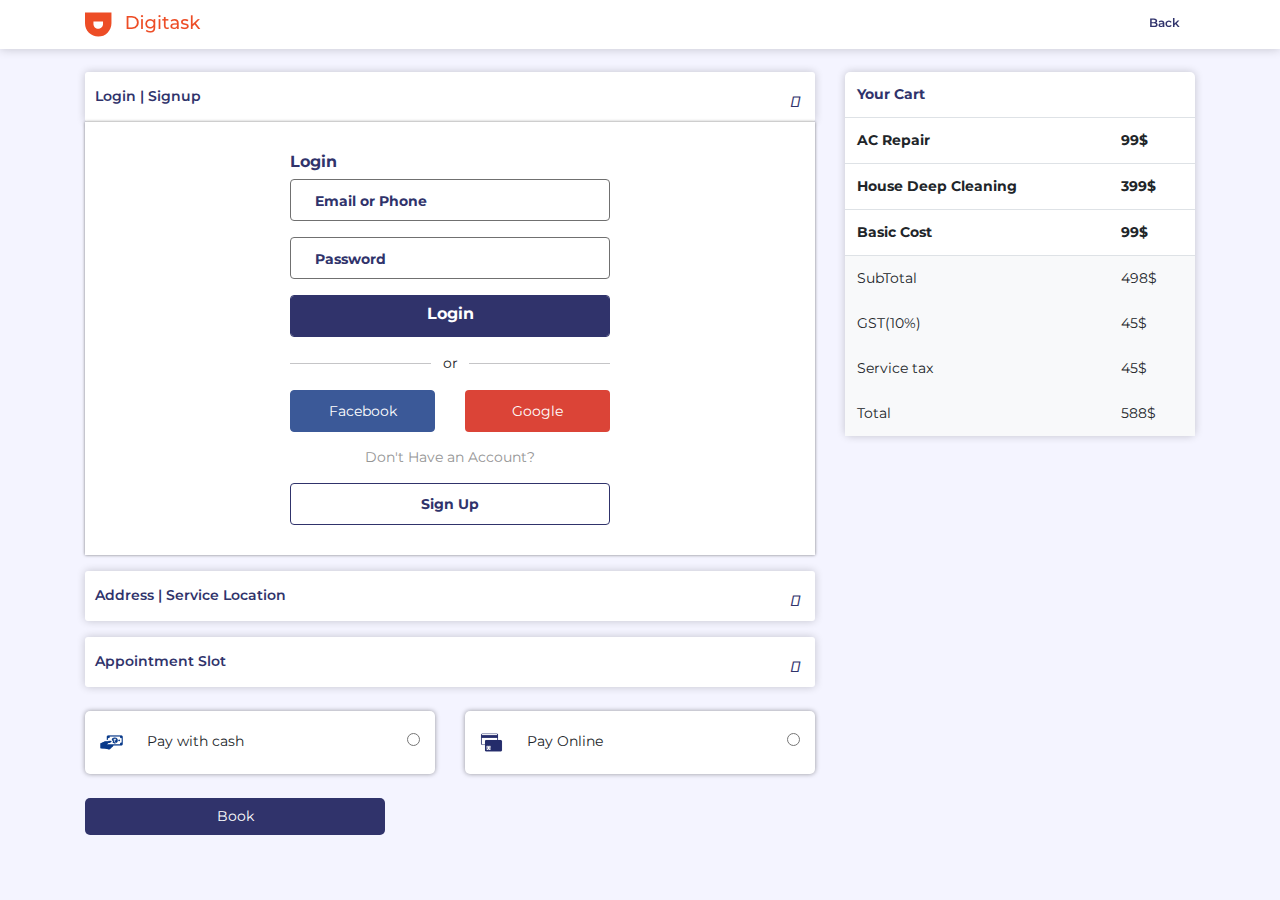
<file: login.html>
<!DOCTYPE html>
<html lang="en">
<head>
    <meta charset="UTF-8">
    <meta name="viewport" content="width=device-width, initial-scale=1.0">
    <meta http-equiv="X-UA-Compatible" content="ie=edge">
    <title>Login-Digitask</title>
    <link rel="stylesheet" href="css/bootstrap.min.css">
    <link href="images/favicon.png" rel="shortcut icon">
    <link rel="stylesheet" href="css/style.css">

    <link rel="stylesheet" href="https://use.fontawesome.com/releases/v5.6.3/css/all.css" integrity="sha384-UHRtZLI+pbxtHCWp1t77Bi1L4ZtiqrqD80Kn4Z8NTSRyMA2Fd33n5dQ8lWUE00s/"
        crossorigin="anonymous">
    <link href="https://cdnjs.cloudflare.com/ajax/libs/font-awesome/4.7.0/css/font-awesome.css" rel="stylesheet" />
    <link href="https://fonts.googleapis.com/css?family=Montserrat" rel="stylesheet">
    <link rel="stylesheet" type="text/css" href="http://fonts.googleapis.com/css?family=Rokkitt" />
    <script src="https://ajax.googleapis.com/ajax/libs/jquery/3.3.1/jquery.min.js"></script>
    <script src="https://cdnjs.cloudflare.com/ajax/libs/popper.js/1.11.0/umd/popper.min.js" integrity="sha384-b/U6ypiBEHpOf/4+1nzFpr53nxSS+GLCkfwBdFNTxtclqqenISfwAzpKaMNFNmj4" crossorigin="anonymous"></script>
    <script src="js/bootstrap.min.js"></script>
</head>
<body class="set-bg">
    <div class="fixed-top">
        <div class="top-bar">
            <div class="container">
                <div class="row">
                    <div class="col-md-2 col-5">
                        <div class="logo">
                            <a href="index.html"><img src="images/logo_top.png" alt="logo"></a>
                        </div>
                    </div>
                    <div class="col-md-9 col-4"></div>
                    <div class="col-md-1 col-3">
                        <div class="back_button">
                        <a href="javascript:history.back()" class="">Back</a>
                        </div>
                    </div>
                </div>
            </div>
        </div>
    </div>

    <section class="mt-5 pt-4"></section>
    <div class="container">
        <div class="row">
            <div class="col-md-8">
                
                <div id="accordion">

                    <div id="headingFirst">
                        <div class="service-location">
                            <a class="" data-toggle="collapse" href="#collapseFirst" aria-expanded="true" aria-controls="collapseOne">Login
                                | Signup
                                <i class="fas fa-chevron-down float-right"></i></a>
                        </div>
                    </div>
                    <div id="collapseFirst" class="collapse login-page show mb-3 bg-white" data-parent="#accordion" aria-labelledby="headingFirst" >
                        <div class="collapseFirst">
                            <h6 class="font-weight-bold">Login</h6>
                            <form action="" method="post">
                                <input type="text" name="phone" placeholder="Email or Phone" id="phone" class="form-control phone-num">
                                <input type="password" name="pass" placeholder="Password" id="phone" class="form-control password">
                                <a href="address.html" class="btn login form-control font-weight-bold">Login</a>
                            </form>
                            <div class="seperator">
                                <p class="line">or</p>
                            </div>
                            <div class="social-acnt">
                                <div class="continer">
                                    <div class="row">
                                        <div class="col-md-6 col-6">
                                            <button type="button" class="btn fb-btn">Facebook</button>
                                        </div>
                                        <div class="col-md-6 col-6">
                                            <button type="button" class="btn google-btn">Google</button>
                                        </div>
                                    </div>
                                </div>
                            </div>
                            <div class="acnt-info">
                                <p>Don't Have an Account?</p>
                                <button class="btn font-weight-bold info-btn">Sign Up</button>
                            </div>
                        </div>
                    </div>
                    
                    <div id="headingOne" class="mt-3">
                        <div class="service-location">
                            <a class="" data-toggle="collapse" href="#collapseOne" aria-expanded="true" aria-controls="collapseOne">Address
                                | Service Location
                                <i class="fas fa-chevron-down float-right"></i></a>
                        </div>
                    </div>
                    <div id="collapseOne" class="collapse" data-parent="#accordion" aria-labelledby="headingOne">
                        <div class="google_map_location mb-3">
                            <iframe src="https://www.google.com/maps/embed?pb=!1m18!1m12!1m3!1d3887.5796128702273!2d77.58993051430464!3d12.998718217800917!2m3!1f0!2f0!3f0!3m2!1i1024!2i768!4f13.1!3m3!1m2!1s0x3bae164451c79e63%3A0x4b46243086327ed5!2sBangalore+Palace%2C+Jayamahal%2C+Bengaluru%2C+Karnataka+560006!5e0!3m2!1sen!2sin!4v1545983054454"
                                frameborder="0" style="border:0" allowfullscreen></iframe>
                            <div class="input-group search-box">
                                <div class="input-group-prepend">
                                    <span class="input-group-text bg-white border-0" id="basic-addon1"><i class="fas fa-search"></i></span>
                                </div>
                                <input type="text" placeholder=" Search location" aria-label="search service" class="border-0"
                                    aria-describedby="basic-addon1">
                                <div class="input-group-append">
                                    <a href="#" class="input-group-text border-0" id="basic-addon1">Go</a>
                                </div>
                            </div>
                            <div class="choosen-address">
                                <p>Bangalore Palace, Karnataka 01, India</p>
                            </div>
                            <div class="complete-address">
                                <form action="/.php">
                                    <div class="xyz mb-2"><input class="form-control" type="text" placeholder="Door Flat No"></div>
                                    <div class="xyz mb-2"><input class="form-control" type="text" placeholder="Landmark"></div>
                                    <div class="xyz mb-2"><input class="form-control" type="text" placeholder=" Home "></div>
                                    <div class="xyz mb-2"><input class="form-control" type="button" value="Save"></div>
                                </form>
                            </div>
                        </div>
                    </div>

                    <div id="headingTwo" class="mt-3">
                        <div class="slot">
                            <a class="collapsed" data-toggle="collapse" href="#collapseTwo">Appointment
                                Slot <i class="fas fa-chevron-down float-right"></i></a>
                        </div>
                    </div>
                    <div id="collapseTwo" class="collapse" aria-labelledby="headingTwo" data-parent="#accordion">
                        <div class="appointment-slot">
                            <div class="choosen-date">
                                <form action="/action_page.php">
                                    <select name="month" class="form-control">
                                        <option value="January">January</option>
                                        <option value="February">February</option>
                                        <option value="March">March</option>
                                        <option value="April">April</option>
                                        <option value="may">May</option>
                                        <option value="June">June</option>
                                        <option value="July">July</option>
                                        <option value="August">August</option>
                                        <option value="September">September</option>
                                        <option value="October">October</option>
                                        <option value="November">November</option>
                                        <option value="December">December</option>
                                    </select>
                                    <select name="year" class="form-control">
                                        <option value="2019">2019</option>
                                        <option value="2020">2020</option>
                                        <option value="2021">2021</option>
                                        <option value="2022">2022</option>
                                        <option value="2023">2023</option>
                                        <option value="2024">2024</option>
                                    </select>
                                    <br><br>

                                    <div class="slide-dates mb-5 mt-4">
                                        <a href="#" class="prev rounded-circle"><i class="fas fa-chevron-circle-left"></i></a>
                                        <div class="dates">
                                            <div class="row ml-4 mr-4">
                                                <div class="col text-center week-date">
                                                    <a href="#">
                                                        <h2>1</h2>
                                                        <p class="">MON</p>
                                                    </a>
                                                </div>
                                                <div class="col text-center week-date">
                                                    <a href="#">
                                                        <h2>2</h2>
                                                        <p class="">TUE</p>
                                                    </a>
                                                </div>
                                                <div class="col text-center week-date">
                                                    <a href="#">
                                                        <h2>3</h2>
                                                        <p class="">WED</p>
                                                    </a>
                                                </div>
                                                <div class="col d-none d-md-block text-center week-date">
                                                    <a href="#">
                                                        <h2>4</h2>
                                                        <p class="">THU</p>
                                                    </a>
                                                </div>
                                                <div class="col d-none d-md-block text-center week-date">
                                                    <a href="#">
                                                        <h2>5</h2>
                                                        <p class="">FRI</p>
                                                    </a>
                                                </div>
                                                <div class="col d-none d-lg-block text-center week-date">
                                                    <a href="#">
                                                        <h2>6</h2>
                                                        <p class="">SAT</p>
                                                    </a>
                                                </div>
                                                <div class="col d-none d-lg-block text-center week-date">
                                                    <a href="#">
                                                        <h2>7</h2>
                                                        <p class="">SUN</p>
                                                    </a>
                                                </div>
                                            </div>

                                        </div>
                                        <a href="#" class="next"><i class="fas fa-chevron-circle-right"></i></a>

                                    </div>

                                    <div class="time-slots mt-5">
                                        <p>Available slots for Thursday</p>
                                        <div>
                                            <a href="#">10 AM to 11 AM</a>
                                            <a href="#">11 AM to 12 PM</a>
                                        </div>
                                    </div>
                                </form>
                            </div>
                        </div>
                    </div>

                </div>

                <div class="payment mb-4 mt-3">
                    <div class="row">
                        <div class="col-md-6">
                            <div class="cash mt-2">
                                <label for="pay">
                                    <img src="images/cash.png">
                                    <span>Pay with cash</span>
                                    <div class="float-right">
                                        <input type="radio" class="pay" id="pay" name="pay">
                                    </div>
                                </label>
                            </div>
                        </div>
                        <div class="col-md-6">
                            <div class="cash mt-2">
                                <label for="pay1">
                                    <img src="images/credit.png">
                                    <span>Pay Online</span>
                                    <div class="float-right">
                                        <input type="radio" class="pay" id="pay1" name="pay">
                                    </div>
                                </label>
                            </div>
                        </div>
                    </div>
                </div>

                <div class="book text-center mb-3">
                    <a href="#">Book</a>
                </div>

            </div>
            <div class="col-md-4">
                <table class="table bg-white cart">
                    <thead>
                        <tr>
                            <th class="border-0">Your Cart</th>
                        </tr>
                    </thead>
                    <tbody>
                        <tr class="font-weight-bold">
                            <td>AC Repair</td>
                            <td>99$</td>
                        </tr>
                        <tr class="font-weight-bold">
                            <td>House Deep Cleaning</td>
                            <td>399$</td>
                        </tr>
                        <tr class="font-weight-bold">
                            <td>Basic Cost</td>
                            <td>99$</td>
                        </tr>
                        <tr class="bg-light text-black">
                            <td>SubTotal</td>
                            <td>498$</td>
                        </tr>
                        <tr class="bg-light text-black">
                            <td class="border-0">GST(10%)</td>
                            <td class="border-0">45$</td>
                        </tr>
                        <tr class="bg-light text-black">
                            <td class="border-0">Service tax</td>
                            <td class="border-0">45$</td>
                        </tr>
                    </tbody>
                    <tfoot>
                        <tr class="bg-light text-black">
                            <td class="border-0">Total</td>
                            <td class="border-0">588$</td>
                        </tr>
                    </tfoot>
                </table>
            </div>
        </div>
    </div>

    <script src="js/script.js"></script>
</body>

</html>
</file>
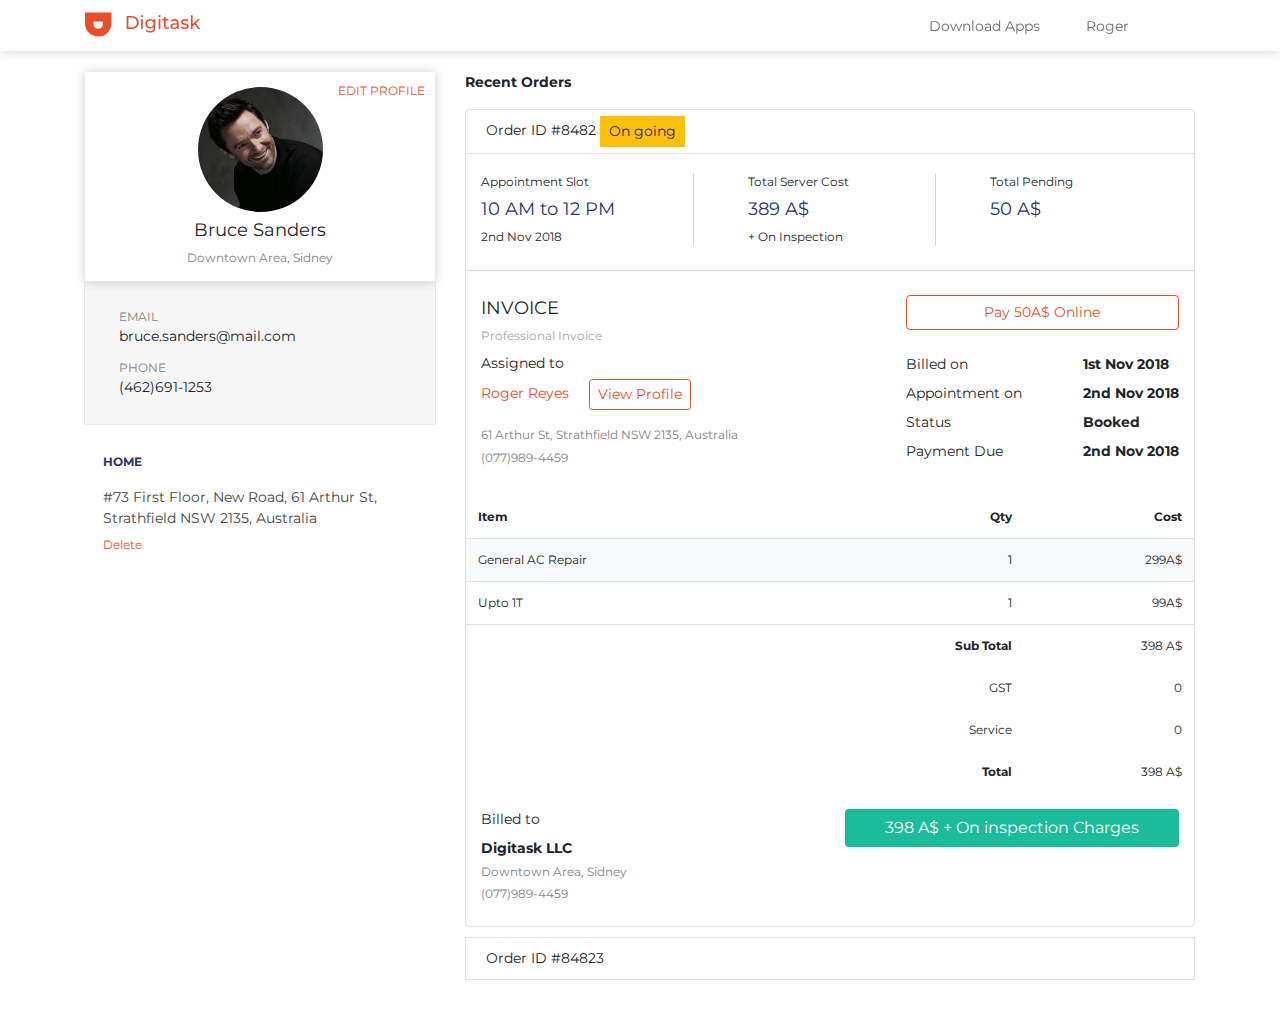
<file: profile.html>
<!DOCTYPE html>
<html lang="en">

<head>
    <meta charset="UTF-8">
    <meta name="viewport" content="width=device-width, initial-scale=1.0">
    <meta http-equiv="X-UA-Compatible" content="ie=edge">
    <title>Profile</title>
    <link rel="stylesheet" href="css/bootstrap.min.css">
    <link href="images/favicon.png" rel="shortcut icon">
    <link rel="stylesheet" href="css/style.css">

    <link rel="stylesheet" href="https://use.fontawesome.com/releases/v5.6.3/css/all.css" integrity="sha384-UHRtZLI+pbxtHCWp1t77Bi1L4ZtiqrqD80Kn4Z8NTSRyMA2Fd33n5dQ8lWUE00s/"
        crossorigin="anonymous">
    <link href="https://fonts.googleapis.com/css?family=Montserrat" rel="stylesheet">
    <link rel="stylesheet" type="text/css" href="http://fonts.googleapis.com/css?family=Rokkitt" />
    <script src="https://ajax.googleapis.com/ajax/libs/jquery/3.3.1/jquery.min.js"></script>
    <script src="https://cdnjs.cloudflare.com/ajax/libs/popper.js/1.11.0/umd/popper.min.js" integrity="sha384-b/U6ypiBEHpOf/4+1nzFpr53nxSS+GLCkfwBdFNTxtclqqenISfwAzpKaMNFNmj4" crossorigin="anonymous"></script>
    <script src="js/bootstrap.min.js"></script>
</head>
<body class="set-scroll">
    <section class="fixed-top">
        <div class="top-bar">
            <div class="container">
                <div class="row">
                    <div class="col">
                        <div class="logo">
                            <a href="index.html"><img src="images/logo_top.png" alt="logo"></a>
                        </div>
                    </div>
                    <div class="col">
                        <div class="right-icons">
                            <a herf="#" class="download-link d-none d-md-inline" data-toggle="modal" data-target="#exampleModalCenter">
                                <i class="fa fa-mobile-alt"></i> 
                                <span class="d-none d-lg-inline">Download Apps</span>
                            </a>
                            <a herf="#" class="user-login" data-toggle="dropdown" data-target="#centerModal">
                                <i class="fa fa-user"></i><span class="d-none d-md-inline">Roger</span><i class="fas fa-caret-down d-none d-md-inline"></i>
                            </a>
                            <div class="drop dropdown-menu" aria-labelledby="dropdownOption">
                                <a class="dropdown-item" href="#">Profile</a>
                                <a class="dropdown-item" href="#">My Orders</a>
                                <a class="dropdown-item" href="index.html">Logout</a>
                            </div>
                            <a herf="#" class="cart-icon"><i class="fa fa-shopping-cart"></i></a>
                        </div>
                    </div>
                </div>
            </div>
            
            <div class="sidebar">
                <div class="textbox">
                    <p class="alignleft bottom_spaces">CART</p>
                    <p class="alignright bottom_spaces">
                        <a href="#" class="close-btn">Close</a>
                    </p>
                    <div class="clearfix"></div>
                </div>
                <div class="textbox">
                    <div class="float-left">
                        <div class="sidebar-img float-left">
                            <img src="images/electronics/ac.png" alt="Ac"> 
                        </div>
                        <div class="float-left ml-3">
                            <p class="bottom_spaces">AC Repair</p>
                        </div>
                    </div>
                    <div class="float-right">
                            <p class="float-right bottom_spaces">99$</p>
                    </div>  
                    <div class="clearfix"></div>
                </div>
                <div class="textbox">
                    <div class="float-left">
                        <div class="sidebar-img float-left">
                            <img src="images/electronics/ac.png" alt="Ac"> 
                        </div>
                        <div class="float-left ml-3">
                            <p class=" bottom_spaces">AC Repair</p>
                            <p class="repairopt bottom_spaces">+ On site inspection</p>
                        </div>
                    </div>
                    <div class="float-right">
                        <p class="float-right">399$</p>
                    </div>
                    <div class="clearfix"></div> 
                </div>    
                <div class="textbox">
                    <div class="float-left">
                        <div class="sidebar-img float-left">
                            <img src="images/electronics/ac.png" alt="AC">
                        </div>
                        <div class="float-left ml-3">
                            <p class="bottom_spaces">Basic Cost</p>
                        </div>
                    </div>
                    <div class="float-right">
                        <p class="bottom_spaces">99$</p>
                    </div>
                    <div class="clearfix"></div>
                </div>  
                <div class="last-item">
                    <div class="textbox">
                        <div class="float-left">
                            <p class="bottom_spaces">Total</p>
                        </div>
                        <div class="float-right">
                            <p class="bottom_spaces">499 A$</p>
                        </div>
                        <div class="clearfix"></div>
                    </div>
                    <div class="textbox checkout-btn">
                        <a href="#">Checkout</a>
                    </div>
                </div>   
            </div>
        </div>
    </section>

    <section class="mt-4 pt-4"></section>

    <div class="userinformation">
        <div class="container">
            <div class="row">
                <div class="col-12 col-lg-4">
                    <div class="profile-info">
                        <div class="image">
                            <img class="border-50cent" src="images/profile_image3.jpg">
                            <p class="u-name">Bruce Sanders</p>
                            <p class="uinfo">Downtown Area, Sidney</p>
                            <p class="u-edit"><a href="!#" class="text-red" data-toggle="modal" data-target="#editModal">EDIT PROFILE</a></p>
                        </div>
                        <div class="accnt-info">
                            <div class="usernameinfo">
                                <p class="uinfo">EMAIL</p>
                                <p class="mailid">bruce.sanders@mail.com</p>
                            </div>
                            <div class="contactinfo">
                                <p class="uinfo">PHONE</p>
                                <p class="contactnum">(462)691-1253</p>
                            </div>
                        </div>
                        <div class="address-info">
                            <p class="home">HOME</p>
                            <p class="address-text">#73 First Floor, New Road, 61 Arthur St, Strathfield NSW 2135, Australia</p>
                            <a href="#" class="delete-btn">Delete</a>
                        </div>
                    </div>
                </div> 
                <div class="col-lg-8 col-12">
                    <p class="ordertxt font-weight-bold">Recent Orders</p>
                    <div class="accordion" id="accordionExample">
                        <div class="order-info border-4px">
                            <div class="heading" id="headingOne">
                                <p class="collapse_header mb-0" data-toggle="collapse" data-target="#collapseOne" aria-expanded="true" aria-controls="collapseOne">Order ID #8482
                                    <span class="btn btn-sm btn-warning">On going</span>
                                    <i class="fas fa-chevron-down float-right m-2"></i>
                                </p>
                            </div>
                            <div id="collapseOne" class="collapse show" aria-labelledby="headingOne" data-parent="#accordionExample">
                                <div class="cardbody">
                                    <div class="container">
                                        <div class="row">
                                            <div class="col-md-4 col-4">
                                                <div class="slot-ap mb-4">
                                                    <p class="first-p">Appointment Slot</p>
                                                    <p class="second-p">10 AM to 12 PM</p>
                                                    <p class="first-p">2nd Nov 2018</p>
                                                </div>
                                            </div>
                                            <div class="col-md-4 col-5">
                                                <div class="service-cost pl-4">
                                                    <p class="first-p">Total Server Cost</p>
                                                    <p class="second-p">389 A$</p>
                                                    <p class="first-p">+ On Inspection</p>
                                                </div> 
                                            </div>
                                            <div class="col-md-4 col-3">
                                                <div class="pending-info pl-4">
                                                    <p class="first-p">Total Pending</p>
                                                    <p class="second-p text-red">50 A$</p>
                                                </div>  
                                            </div>
                                        </div>
                                    </div>
                                    <div class="bill-info  pb-4">
                                        <div class="container">
                                            <div class="row">
                                                <div class="col-md-7 col-12">
                                                    <p class="largetxt mt-4">INVOICE</p>
                                                    <p class="smalltxt mb-2">Professional Invoice</p>
                                                    <p>Assigned to</p>
                                                    <p class="text-red mb-3">Roger Reyes
                                                        <a href="digitask-review.html" class="btn profile-view btn-sm ml-3 txt-red">View Profile
                                                        </a>
                                                    </p>
                                                    <p class="uinfo">61 Arthur St, Strathfield NSW 2135, Australia</p>
                                                    <p class="uinfo">(077)989-4459</p>
                                                </div>
                                                <hr>
                                                <div class="col-md-5 col-12" >
                                                    <button class="btn redbtn txt-red mt-4 mb-4">Pay 50A$ Online</button>
                                                    <div class="float-left">
                                                        <p class="mb-2">Billed on</p>
                                                        <p class="mb-2">Appointment on</p>
                                                        <p class="mb-2">Status</p>
                                                        <p class="mb-2">Payment Due</p>
                                                    </div>
                                                    <div class="float-right">
                                                        <p class="font-weight-bold mb-2">1st Nov 2018</p>
                                                        <p class="font-weight-bold mb-2">2nd Nov 2018</p>
                                                        <p class="font-weight-bold mb-2">Booked</p>
                                                        <p class="font-weight-bold mb-2">2nd Nov 2018</p>
                                                    </div>
                                                    <div class="clearfix"></div>
                                                </div>
                                            </div>
                                        </div>
                                    </div>
                                    <table class="table">
                                        <thead>
                                            <th class="border-0">Item</th>
                                            <th class="text-right border-0">Qty</th>
                                            <th class="text-right border-0">Cost</th>
                                        </thead>
                                        <tbody>
                                            <tr class="bg-light">
                                                <td>General AC Repair</td>
                                                <td class="text-right">1</td>
                                                <td class="text-right">299A$</td>
                                            </tr>
                                            <tr>
                                                <td>Upto 1T</td>
                                                <td class="text-right">1</td>
                                                <td class="text-right">99A$</td>
                                            </tr>
                                            <tr>
                                                <td></td>
                                                <td class="text-right font-weight-bold">Sub Total</td>
                                                <td class="text-right">398 A$</td>
                                            </tr>
                                            <tr>
                                                <td class="border-0"></td>
                                                <td class="text-right border-0">GST</td>
                                                <td class="text-right border-0">0</td>
                                            </tr>
                                            <tr>
                                                <td class="border-0"></td>
                                                <td class="text-right border-0">Service</td>
                                                <td class="text-right border-0">0</td>
                                            </tr>
                                            <tr >
                                                <td class="border-0"></td>
                                                <td class="text-right font-weight-bold border-0">Total</td>
                                                <td class="text-right border-0">398 A$</td>
                                            </tr>
                                        </tbody>
                                    </table>
                                    <div class="container">
                                        <div class="row">
                                            <div class="col-md-6 col-12">
                                                <p class="mb-2">Billed to</p>
                                                <p class="mb-1 font-weight-bold">Digitask LLC</p>
                                                <p class="mb-1 uinfo">Downtown Area, Sidney</p>
                                                <p class="mb-1 uinfo">(077)989-4459</p>
                                            </div>
                                            <div class="col-md-6 col-12">
                                                <button class="btn greenbtn">398 A$ + On inspection Charges</button>
                                            </div>
                                        </div>
                                    </div>

                                    </div>
                                </div>
                            </div>
                        <div class="order-info">
                            <div class="heading headingTwo" id="headingTwo">
                                <p class="collapse_header mb-0" data-toggle="collapse" data-target="#collapseTwo" aria-expanded="true" aria-controls="collapseTwo">Order ID #84823<i class="fas fa-chevron-down float-right mt-1 ml-1 mr-2"></i></p>                 
                            </div>
                            <div id="collapseTwo" class="collapse" aria-labelledby="headingTwo" data-parent="#accordionExample">
                                <div class="cardbody p-3">
                                    Anim pariatur cliche reprehenderit, enim eiusmod high life accusamus terry richardson ad squid. 3 wolf moon officia aute, non cupidatat skateboard dolor brunch.
                                </div>
                            </div>
                        </div>
                    </div>
                </div>
            </div>
        </div>
    </div>

    <div class="modal fade secondmodal" id="exampleModalCenter" tabindex="-1" role="dialog" aria-labelledby="exampleModalCenterTitle" aria-hidden="true">
        <div class="modal-dialog modal-dialog-centered" role="document">
            <div class="modal-content">
                <div class="modal-header">
                    <h5 class="modal-title font-weight-bold" id="exampleModalCenterTitle">Download Apps</h5>
                    <button type="button" class="close" data-dismiss="modal" aria-label="Close">
                        <span aria-hidden="true">&times;</span>
                    </button>
                </div>
                <div class="modal-body">
                    <p class="font-weight-bold info">We’ll send a download link via SMS to your Phone</p>
                    <form action="" method="post">
                        <input type="text" name="phone" placeholder="Phone" id="phone" class="form-control mobile-num">
                        <button type="button" class="btn submit form-control font-weight-bold">Send SMS</button>
                    </form>
                    <div class="seperator">
                        <p class="line">or</p>
                    </div>
                    <div class="store-image">
                        <ul>
                            <li>
                                <img src="images/google_play.png">
                            </li>
                            <li>
                                <img src="images/app_store.png">
                            </li>
                        </ul>   
                    </div>
                </div>
            </div>
        </div>
    </div>

    <div class="modal fade editModal" id="editModal" tabindex="-1" role="dialog" aria-labelledby="editModalTitle" aria-hidden="true">
        <div class="modal-dialog modal-dialog-centered" role="document">
            <div class="modal-content">
                <div class="modal-header">
                    <h5 class="modal-title font-weight-bold" id="editModalTitle">Edit Profile</h5>
                    <button type="button" class="close" data-dismiss="modal" aria-label="Close">
                        <span aria-hidden="true">&times;</span>
                    </button>
                </div>
                <div class="modal-body">
                   <form action="" method="post">
                        <input type="email" name="email" placeholder="Email" id="email" class="form-control email-id">
                        <input type="number" name="phone" placeholder="Phone" id="phone" class="form-control mobile-num">
                        <div class="text-right mt-5">
                            <button type="button" class="btn btn-success submit">Save</button>
                            <button type="button" class="btn btn-danger cancel">Cancel</button>
                        </div>
                    </form>
                </div>
            </div>
        </div>
    </div>

    <script type="text/javascript" src="js/script.js"></script>
</body>
</html>
</file>
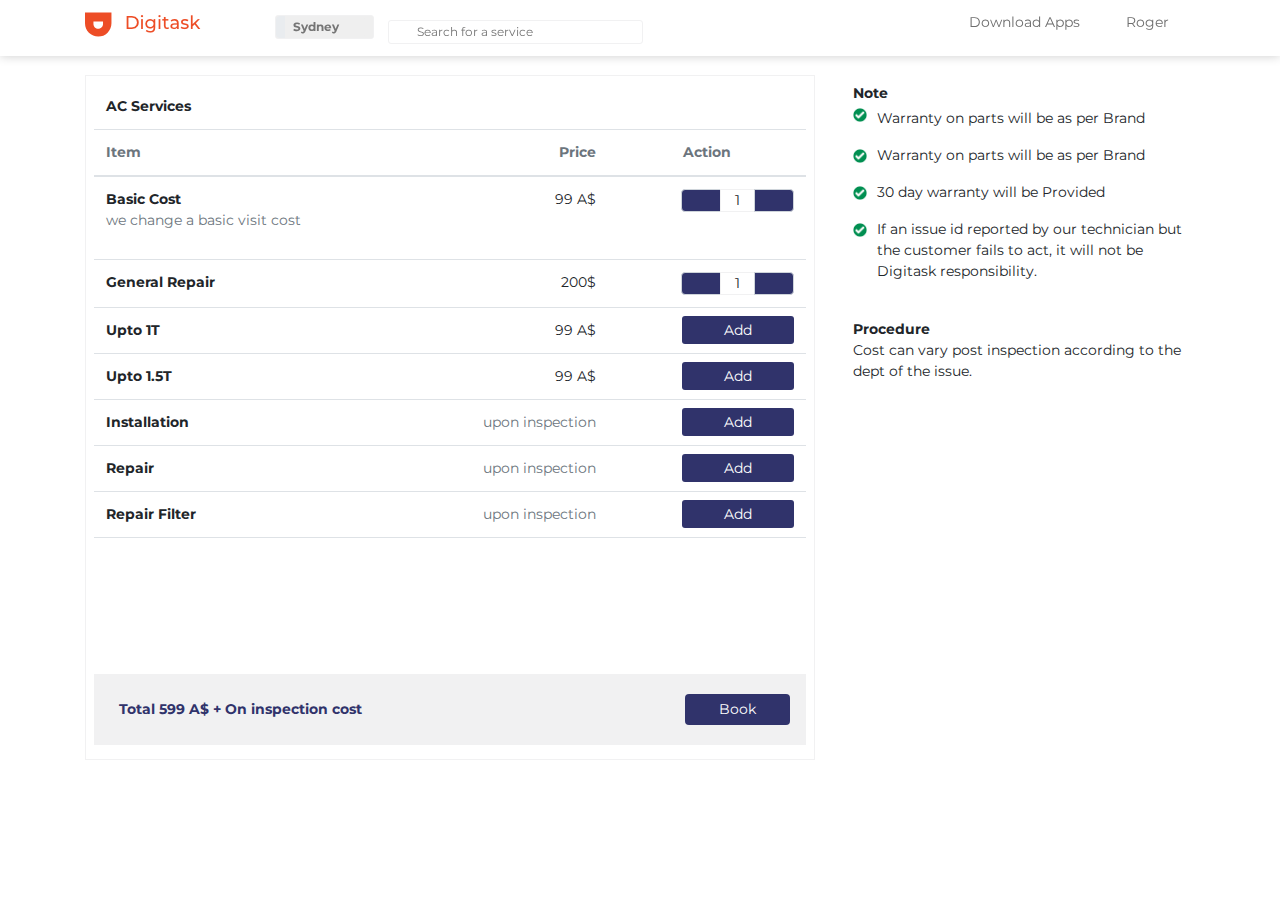
<file: Service-booking.html>
<!DOCTYPE html>
<html lang="en">

<head>
    <meta charset="UTF-8">
    <meta name="viewport" content="width=device-width, initial-scale=1.0">
    <meta http-equiv="X-UA-Compatible" content="ie=edge">
    <title>Book-services</title>
    <link rel="stylesheet" href="css/bootstrap.min.css">
    <link href="images/favicon.png" rel="shortcut icon">
    <link rel="stylesheet" href="css/style.css">
    <link rel="stylesheet" href="https://use.fontawesome.com/releases/v5.6.3/css/all.css" integrity="sha384-UHRtZLI+pbxtHCWp1t77Bi1L4ZtiqrqD80Kn4Z8NTSRyMA2Fd33n5dQ8lWUE00s/"
        crossorigin="anonymous">
    <link href="https://fonts.googleapis.com/css?family=Montserrat" rel="stylesheet">
    <link rel="stylesheet" type="text/css" href="http://fonts.googleapis.com/css?family=Rokkitt" />
    <script src="https://ajax.googleapis.com/ajax/libs/jquery/3.3.1/jquery.min.js"></script>
    <script src="https://cdnjs.cloudflare.com/ajax/libs/popper.js/1.11.0/umd/popper.min.js" integrity="sha384-b/U6ypiBEHpOf/4+1nzFpr53nxSS+GLCkfwBdFNTxtclqqenISfwAzpKaMNFNmj4" crossorigin="anonymous"></script>
    <script src="js/bootstrap.min.js"></script>
</head>

<body class="service-booking">

    <div class="top-bar fixed-top">
        <div class="container">
            <div class="row">
                <div class="col-md-2 col-5">
                    <div class="logo">
                        <a href="index.html"><img src="images/logo_top.png" alt="logo"></a>
                    </div>
                </div>
                <div class="col-md-6 col-1">
                    <ul class="d-none d-md-none d-lg-inline-block">
                        <li>
                            <div class="input-group mr-2 location-box">
                                <div class="input-group-prepend">
                                    <span class="input-group-text border-0" id="basic-addon1"><i class="fas fa-map-marker-alt"></i></span>
                                </div>
                                <input type="text" class="border-0 pl-2 font-weight-bold" value="" placeholder="Sydney">
                            </div>
                        </li>
                        <li>
                            <div class="input-group search-box">
                                <div class="input-group-prepend">
                                    <a href="#"><span class="input-group-text bg-white border-0" id="basic-addon1"><i
                                                class="fas fa-search"></i></span></a>
                                </div>
                                <input type="text" placeholder=" Search for a service" aria-label="search service"
                                    class="border-0" aria-describedby="basic-addon1">
                            </div>
                        </li>
                    </ul>
                </div>
                <div class="col-md-4 col-lg-4 col-5">
                    <div class="right-icons">
                        <a herf="#" class="download-link d-none d-md-inline" data-toggle="modal" data-target="#exampleModalCenter">
                            <i class="fa fa-mobile-alt"></i> 
                            <span class="d-none d-md-none d-lg-inline">Download Apps</span>
                        </a>
                        <a herf="#" class="user-login" data-toggle="dropdown" data-target="#centerModal">
                            <i class="fa fa-user"></i><span class="d-none d-md-inline">Roger</span><i class="fas fa-caret-down d-none d-md-inline"></i>
                        </a>
                        <div class="drop dropdown-menu" aria-labelledby="dropdownOption">
                            <a class="dropdown-item" href="#">Profile</a>
                            <a class="dropdown-item" href="#">My Orders</a>
                            <a class="dropdown-item" href="index.html">Logout</a>
                        </div>
                        <!-- <a herf="#" class="cart-icon"><i class="fa fa-shopping-cart"></i></a> -->
                    </div>
                </div>
            </div>
        </div>
    </div>

    <div class="booking-info">
        <div class="container">
            <div class="row">
                <div class="col-md-8">
                    <div class="ac-services mb-5">
                        <table class="table bg-white table-hover">
                            <thead>
                                <tr>
                                    <th class="border-0">AC Services</th>
                                </tr>
                            </thead>
                            <thead>
                                <tr>
                                    <th class="text-muted">Item</th>
                                    <th class="text-right text-muted">Price</th>
                                    <th class="text-center text-muted">Action</th>
                                </tr>
                            </thead>
                            <tbody>
                                <tr>
                                    <td><span class="font-weight-bold">Basic Cost</span>
                                        <p class="text-muted">we change a basic visit
                                            cost</p>
                                    </td>
                                    <td class="text-right">99 A$</td>
                                    <td class="text-right">
                                        <div class="float-right">
                                            <div class="input-group add-item ">
                                                <div class="input-group-prepend">
                                                    <a href="#" class="input-group-text" id="basic-addon1"><i class="fas fa-minus"></i></a>
                                                </div>
                                                <span class="bg-white">1</span>
                                                <div class="input-group-append">
                                                    <a href="#" class="input-group-text " id="basic-addon1"><i class="fas fa-plus"></i></a>
                                                </div>
                                            </div>
                                        </div>

                                    </td>
                                </tr>
                                <tr>
                                    <td class="font-weight-bold">General Repair</td>
                                    <td class="text-right">200$</td>
                                    <td>
                                        <div class="float-right">
                                            <div class="input-group add-item">
                                                <div class="input-group-prepend">
                                                    <a href="#" class="input-group-text" id="basic-addon1"><i class="fas fa-minus"></i></a>
                                                </div>
                                                <span class="bg-white">1</span>
                                                <div class="input-group-append">
                                                    <a href="#" class="input-group-text text-right" id="basic-addon1"><i
                                                            class="fas fa-plus"></i></a>
                                                </div>
                                            </div>
                                        </div>

                                    </td>
                                </tr>
                                <tr>
                                    <td class="font-weight-bold">Upto 1T</td>
                                    <td class="text-right">99 A$</td>
                                    <td class="add text-right"><a href="#">Add</a></td>
                                </tr>
                                <tr>
                                    <td class="font-weight-bold">Upto 1.5T</td>
                                    <td class="text-right">99 A$</td>
                                    <td class="add text-right"><a href="#">Add</a></td>
                                </tr>
                                <tr>
                                    <td class="font-weight-bold">Installation</td>
                                    <td class="text-muted text-right">upon inspection</td>
                                    <td class="add text-right"><a href="#">Add</a></td>
                                </tr>
                                <tr>
                                    <td class="font-weight-bold">Repair</td>
                                    <td class="text-muted text-right">upon inspection</td>
                                    <td class="add text-right"><a href="#">Add</a></td>
                                </tr>
                                <tr>
                                    <td class="font-weight-bold">Repair Filter</td>
                                    <td class="text-muted text-right">upon inspection</td>
                                    <td class="add text-right"><a href="#">Add</a></td>
                                </tr>
                                <tr>
                                    <td></td>
                                    <td></td>
                                    <td></td>
                                </tr>
                                <tr>
                                    <td class="border-0"></td>
                                    <td class="border-0"></td>
                                    <td class="border-0"></td>
                                </tr>
                                <tr>
                                    <td class="border-0"></td>
                                    <td class="border-0"></td>
                                    <td class="border-0"></td>
                                </tr>
                                <tr>
                                    <td class="border-0"></td>
                                    <td class="border-0"></td>
                                    <td class="border-0"></td>
                                </tr>
                                <!-- <tr>
                                    <td class="border-0"></td>
                                    <td class="border-0"></td>
                                    <td class="border-0"></td>
                                </tr>
                                <tr>
                                    <td class="border-0"></td>
                                    <td class="border-0"></td>
                                    <td class="border-0"></td>
                                </tr>
                                <tr>
                                    <td class="border-0"></td>
                                    <td class="border-0"></td>
                                    <td class="border-0"></td>
                                </tr> -->
                                <tr>
                                    <td class="border-0"></td>
                                    <td class="border-0"></td>
                                    <td class="border-0"></td>
                                </tr>
                            </tbody>
                            <!-- <tfoot>
                                <tr class="bg-light">
                                    <td>Total 599 A$ + On inspection cost</td>
                                    <td></td>
                                    <td class="add text-right"><a href="login.html">Book</a></td>
                                </tr>
                            </tfoot> -->
                        </table>
                        <div class="bot d-md-inline-block">
                            <div class="float-left">
                                <p>Total 599 A$ + On inspection cost</p>
                            </div>
                            <div class="float-right ml-auto">
                                <a class="border-4px" href="login.html">Book</a>
                            </div>
                            <div class="clearfix"></div>
                        </div>
                    </div>

                </div>
                <div class="col-md-4">
                    <div class="notes">
                        <strong>Note</strong><br>
                        <div class="d-flex">
                            <div class=""><img src="images/green-checked.png"></div>
                            <div class="pt-1">
                                <p>Warranty on parts will be as per Brand</p>
                            </div>
                        </div>
                        <div class="d-flex">
                            <div class=""><img src="images/green-checked.png"></div>
                            <div class="">
                                <p>Warranty on parts will be as per Brand</p>
                            </div>
                        </div>
                        <div class="d-flex">
                            <div class=""><img src="images/green-checked.png"></div>
                            <div class="">
                                <p>30 day warranty will be Provided</p>
                            </div>
                        </div>
                        <div class="d-flex">
                            <div class=""><img src="images/green-checked.png"></div>
                            <div class="">
                                <p>If an issue id reported by our technician but the
                                    customer fails to act, it will not be Digitask responsibility.</p>
                            </div>
                        </div>
                        <br>
                        <strong>Procedure</strong>
                        <p>Cost can vary post inspection according to the dept of the issue.</p>
                    </div>
                </div>
            </div>
        </div>
    </div>

    <div class="modal fade secondmodal" id="exampleModalCenter" tabindex="-1" role="dialog" aria-labelledby="exampleModalCenterTitle" aria-hidden="true">
        <div class="modal-dialog modal-dialog-centered" role="document">
            <div class="modal-content">
                <div class="modal-header">
                    <h5 class="modal-title font-weight-bold" id="exampleModalCenterTitle">Download Apps</h5>
                    <button type="button" class="close" data-dismiss="modal" aria-label="Close">
                        <span aria-hidden="true">&times;</span>
                    </button>
                </div>
                <div class="modal-body">
                    <p class="font-weight-bold info">We’ll send a download link via SMS to your Phone</p>
                    <form action="" method="post">
                        <input type="text" name="phone" placeholder="Phone" id="phone" class="form-control mobile-num">
                        <button type="button" class="btn submit form-control font-weight-bold">Send SMS</button>
                    </form>
                    <div class="seperator">
                        <p class="line">or</p>
                    </div>
                    <div class="store-image">
                        <ul>
                            <li>
                                <img src="images/google_play.png">
                            </li>
                            <li>
                                <img src="images/app_store.png">
                            </li>
                        </ul>   
                    </div>
                </div>
            </div>
        </div>
    </div>

    <script src="js/script.js"></script>

</body>

</html>
</file>
<file: css/style.css>
body {
  font-family: 'Montserrat', sans-serif !important;
  margin: 0;
  font-size: 14px;
}

body.set-bg {
  background-color: #f4f4ff;
  overflow-y: scroll;
}

body.set-scroll {
  overflow-y: scroll;
}

a {
  text-decoration: none;
}

a:hover {
  text-decoration: none !important;
}

ul {
  list-style: none;
  padding: 0;
  margin: 0;
}

.bottom_spaces {
  margin-bottom: 0;
}

.top_spaces {
  margin-top: 14px;
}

.border-4px {
  -moz-border-radius: 4px;
  -webkit-border-radius: 4px;
  -khtml-border-radius: 4px;
  border-radius: 4px;
}

.border-10px {
  -moz-border-radius: 10px;
  -webkit-border-radius: 10px;
  -khtml-border-radius: 10px;
  border-radius: 10px;
}

.border-50cent {
  -moz-border-radius: 50%;
  -webkit-border-radius: 50%;
  -khtml-border-radius: 50%;
  border-radius: 50%;
}

select.form-control:focus {
  border-color: grey !important;
  -webkit-box-shadow: 0px 0px 5px rgba(0, 0, 0, 0.3) !important;
  box-shadow: 0px 0px 5px rgba(0, 0, 0, 0.3) !important;
}

button.btn:focus {
  -webkit-box-shadow: 0px 0px 6px rgba(0, 0, 0, 0.3) !important;
  box-shadow: 0px 0px 6px rgba(0, 0, 0, 0.3) !important;
}

.top-bar {
  background-color: #fff;
  padding: 12px 0;
  -webkit-box-shadow: 0px 0px 10px rgba(0, 0, 0, 0.2);
  -moz-box-shadow: 0px 0px 10px rgba(0, 0, 0, 0.2);
  box-shadow: 0px 0px 10px rgba(0, 0, 0, 0.2);
}

.top-bar .logo {
  text-align: left;
  display: inline;
}

.top-bar .logo a {
  padding: 16px 0;
}

.top-bar .back_button {
  text-align: right;
}

.top-bar .back_button a {
  font-size: 12px;
  font-weight: 600;
  color: #30336B;
  padding: 19px;
}

.top-bar .back_button a:hover {
  background-color: #F2F2F2;
}

.top-bar ul li {
  display: inline-block;
}

.top-bar ul li input:focus {
  outline: none;
}

.top-bar ul li .location-box {
  height: 24px;
  border: 1px solid #f1f1f2;
  border-radius: 3px;
  background-color: #EFEFEF;
}

.top-bar ul li .location-box span {
  padding: 5px;
}

.top-bar ul li .location-box span i {
  font-size: 12px;
}

.top-bar ul li .location-box .input-group-prepend {
  background-color: #EFEFEF;
  font-size: 12px;
}

.top-bar ul li .location-box input {
  width: 80px;
  font-size: 12px;
  border-top-right-radius: 3px;
  border-bottom-right-radius: 3px;
  background-color: #EFEFEF;
}

.top-bar ul li .search-box {
  height: 24px;
  border: 1px solid #f1f1f2;
  border-radius: 3px;
  margin-left: 10px;
}

.top-bar ul li .search-box span i {
  font-size: 10px;
}

.top-bar ul li .search-box a {
  font-size: 12px;
}

.top-bar ul li .search-box input {
  width: 220px;
  font-size: 12px;
  padding-right: 10px;
}

.top-bar .right-icons {
  text-align: right;
  color: #6E6E6E;
}

.top-bar .right-icons a {
  font-size: 14px;
  padding: 16px;
}

.top-bar .right-icons a:hover {
  background-color: #F2F2F2;
  color: #30336B;
}

.top-bar .right-icons .cart-icon {
  font-size: 18px;
  padding: 15px;
}

.top-bar .right-icons .cart-icon:hover {
  color: #30336B;
}

.top-bar .right-icons i {
  padding: 5px;
}

.top-bar .right-icons .dropdown-menu a {
  padding: 6px 10px;
  font-weight: 700;
  color: black;
  font-size: 14px;
}

.top-bar .right-icons .dropdown-menu a:hover {
  color: black;
  background: #F2F2F2;
}

.top-bar .sidebar {
  background-color: #fff;
  width: 320px;
  height: 100vh;
  position: fixed;
  -webkit-box-shadow: 0px 0px 10px rgba(0, 0, 0, 0.2);
  -moz-box-shadow: 0px 0px 10px rgba(0, 0, 0, 0.2);
  box-shadow: 0px 0px 10px rgba(0, 0, 0, 0.2);
  z-index: 9;
  right: 0;
  top: 0;
  display: none;
}

.top-bar .sidebar .alignleft {
  color: #8E8E8E;
  float: left;
}

.top-bar .sidebar .alignright {
  float: right;
}

.top-bar .sidebar .alignright a {
  color: #ED4D26;
}

.top-bar .sidebar .textbox {
  width: 100%;
  padding: 16px 14px;
  border-top: 1px solid #f1f1f3;
}

.top-bar .sidebar .textbox p {
  font-weight: 600;
}

.top-bar .sidebar .textbox .sidebar-img img {
  width: 20px;
  height: auto;
}

.top-bar .sidebar .textbox .repairopt {
  color: #969696;
  font-size: 12px;
}

.top-bar .sidebar .last-item {
  bottom: 0;
  width: 320px;
  position: fixed;
  -webkit-box-shadow: 0 0 8px rgba(0, 0, 0, 0.2);
  box-shadow: 0 0 8px rgba(0, 0, 0, 0.2);
  border: none;
}

.top-bar .sidebar .last-item .checkout-btn {
  text-align: center;
  background-color: #30336B;
}

.top-bar .sidebar .last-item .checkout-btn a {
  color: white;
}

.mainnavbar {
  background-color: #30336B;
  height: 31px;
}

.mainnavbar a {
  color: white;
  font-size: 14px;
}

.mainnavbar .left-item {
  text-align: left;
}

.mainnavbar .left-item ul li a {
  color: white;
  padding: 5px 15px;
  height: 31px;
  font-size: 14px;
}

.mainnavbar .left-item ul li a:hover {
  background-color: #1B1D4E;
  color: #fff;
}

.mainnavbar .left-item .dropdown-menu {
  background-color: #30336B;
  color: #000000;
  border: none;
  border-radius: 0;
}

.mainnavbar .left-item .dropdown-menu .dropdown-item:hover {
  background-color: #1B1D4E;
  color: white;
}

.mainnavbar .left-item .dropdown-menu .active {
  background-color: #1B1D4E;
}

.mainnavbar .right-item {
  text-align: right;
}

.mainnavbar .right-item i {
  -webkit-transform: rotate(90deg);
  -ms-transform: rotate(90deg);
  transform: rotate(90deg);
  font-size: 10px;
  padding: 0;
}

.mainnavbar .right-item a {
  display: block;
  padding: 5px 0;
}

.main-banner {
  background-image: url("../images/main_banner.jpg");
  width: 100%;
  font-family: 'Montserrat', sans-serif;
  height: auto;
  background-position: center;
  margin-top: 80px;
}

.main-banner .main-banner-text {
  height: 345px;
  display: table;
}

.main-banner .main-banner-text .query-box {
  display: table-cell;
  text-align: center;
  vertical-align: middle;
}

.main-banner .main-banner-text .query-box p {
  font-size: 25px;
}

.main-banner .main-banner-text .query-box ul li {
  display: inline-block;
}

.main-banner .main-banner-text .query-box ul li input:focus {
  outline: none;
}

.main-banner .main-banner-text .query-box ul li .location-box {
  height: 41px;
}

.main-banner .main-banner-text .query-box ul li .location-box .input-group-prepend {
  border-radius: 60px;
}

.main-banner .main-banner-text .query-box ul li .location-box input {
  width: 160px;
  font-size: 14px;
  border-top-right-radius: 3px;
  border-bottom-right-radius: 3px;
}

.main-banner .main-banner-text .query-box ul li .search-box {
  height: 41px;
}

.main-banner .main-banner-text .query-box ul li .search-box input {
  width: 220px;
  font-size: 14px;
}

.main-banner .main-banner-text .query-box ul li .search-box a {
  background-color: #ED4D26;
  color: #fff;
  font-size: 14px;
}

.main-banner .main-banner-text .query-box ul li .search-box a:hover {
  background-color: red;
}

.prev-n-next {
  position: relative;
  margin-top: -60px;
  -webkit-box-shadow: 0px 0px 10px rgba(0, 0, 0, 0.2);
  -moz-box-shadow: 0px 0px 10px rgba(0, 0, 0, 0.2);
  box-shadow: 0px 0px 10px rgba(0, 0, 0, 0.2);
  height: auto;
}

.prev-n-next a.prev {
  position: absolute;
  top: 45px;
  left: -20px;
  color: #fff;
}

.prev-n-next a.prev i {
  font-size: 35px;
  color: #30336b;
  border-radius: 100%;
  background-color: #fff;
}

.prev-n-next a.next {
  position: absolute;
  top: 45px;
  right: -20px;
}

.prev-n-next a.next i {
  font-size: 35px;
  color: #30336b;
  border-radius: 100%;
  background-color: #fff;
}

.prev-n-next .services {
  background-color: #fff;
  height: 120px;
}

.prev-n-next .services a {
  color: #000000;
  font-size: 15px;
  font-weight: 600;
  display: block;
  padding: 25px 0px;
  font-size: 14px;
}

.prev-n-next .services img {
  height: 37px;
}

.services-info .float-right a {
  color: #ED4D26;
  text-align: center;
}

.services-info .content {
  color: #939393;
  margin-bottom: 16px;
}

.services-info .main {
  width: 100%;
  height: auto;
}

.services-info .caption {
  color: #000000;
  padding: 10px;
  font-size: 14px;
  font-weight: 600;
  text-align: center;
  margin-bottom: 7px;
}

.services-info .popular-services {
  margin-top: 30px;
}

.services-info .popular-services .services-images .main {
  position: relative;
}

.services-info .popular-services .services-images .main img {
  width: 100%;
  height: auto;
  -o-object-fit: cover;
  object-fit: cover;
}

.services-info .popular-services .services-images .main .offertext {
  text-align: center;
  background-color: #DB4437;
  position: absolute;
  top: 25px;
  right: 1px;
  padding: 5px 15px;
  color: #fff;
}

.services-info .popular-services .services-images .main .imagetext {
  background-color: #000000b8;
  color: white;
  padding: 10px;
  position: absolute;
  width: 100%;
  font-weight: 600;
  font-size: 14px;
  bottom: 0;
  left: 0;
  text-align: center;
}

.services-info .appliance-services .services-images .main img {
  width: 100%;
  height: auto;
  -o-object-fit: cover;
  object-fit: cover;
}

.services-info .beauty-services .services-images .main img {
  width: 100%;
  height: auto;
  -o-object-fit: cover;
  object-fit: cover;
}

.services-info .beauty-services .services-images .topic {
  background-color: #F4F4F4;
  height: 124px;
  text-align: center;
}

.services-info .beauty-services .services-images .topic a {
  font-size: 18px;
  color: #848484;
  line-height: 124px;
  margin: auto;
}

.services-info .electronic-services .services-images .main .imagediv {
  width: 100%;
  background-color: #FFFFFF;
  -webkit-box-shadow: 1px 1px 6px rgba(0, 0, 0, 0.2);
  box-shadow: 1px 1px 6px rgba(0, 0, 0, 0.2);
  height: 123px;
  text-align: center;
}

.services-info .electronic-services .services-images .main .imagediv a {
  line-height: 123px;
}

.services-info .electronic-services .services-images .topic {
  background-color: #F4F4F4;
  height: 123px;
  text-align: center;
}

.services-info .electronic-services .services-images .topic a {
  font-size: 18px;
  line-height: 123px;
  color: #848484;
}

.outer_div {
  width: 100%;
  min-height: 58.37px;
}

.outer_div .sometext_left {
  width: 85%;
  height: auto;
  background-color: #30336B;
  padding: 10px 30px;
}

.outer_div .sometext_left a {
  color: #fff;
}

.outer_div .sometext_left p {
  font-size: 24px;
  margin-bottom: 0;
}

.outer_div .view-all-right {
  width: 15%;
  height: auto;
  background-color: #F1C40F;
}

.outer_div .view-all-right a {
  color: #000000;
}

.outer_div .view-all-right p {
  text-align: center;
  padding-top: 19px;
  font-size: 14px;
  font-weight: bold;
}

.book_lady {
  width: 100%;
  height: 260px;
  background-color: #30336B;
}

.book_lady .logo-and-text {
  padding: 30px 30px;
}

.book_lady .logo-and-text .sometext {
  padding: 25px 0;
  color: #fff;
}

.book_lady .logo-and-text .sometext h6 {
  font-weight: bold;
}

.book_lady .logo-and-text .booknow {
  border: 1px solid #F1C40F;
  width: 125px;
  padding: 7px 25px;
  color: #F1C40F;
}

.book_lady .logo-and-text .booknow a {
  color: #F1C40F;
  font-weight: bold;
}

.book_lady .logo-and-text .booknow a:hover {
  color: orangered;
}

.book_lady .lady-img {
  width: 100%;
}

.book_lady .lady-img img {
  margin-top: -6px;
  width: auto;
  height: 280px;
}

fieldset {
  -webkit-box-shadow: 0px 0px 2px rgba(0, 0, 0, 0.4);
  box-shadow: 0px 0px 2px rgba(0, 0, 0, 0.4);
}

fieldset legend {
  margin-left: 30px;
  background-color: #fff;
  width: 190px;
  padding: 0px 2px;
  font-size: 18px;
  font-weight: 600;
}

fieldset .guarantee img {
  -webkit-box-shadow: 0px 0px 10px rgba(0, 0, 0, 0.2);
  -moz-box-shadow: 0px 0px 10px rgba(0, 0, 0, 0.2);
  box-shadow: 0px 0px 10px rgba(0, 0, 0, 0.2);
  border-radius: 100%;
}

fieldset .guarantee p {
  padding: 10px 5px;
  font-weight: 600;
}

.customer-review {
  background-color: #30336B;
  width: 100%;
  height: auto;
}

.customer-review .text {
  text-align: center;
  padding-top: 42px;
}

.customer-review .text p {
  color: #fff;
  font-size: 25px;
  font-weight: bold;
}

.customer-review .review-box {
  background-color: #fff;
  height: auto;
  width: 100%;
  padding: 0px 25px;
  margin-top: 20px;
}

.customer-review .review-box .heading {
  color: #30336B;
  font-size: 17px;
  text-align: center;
  font-weight: 600;
  padding-top: 12px;
}

.customer-review .review-box hr {
  margin: 10px 0px 10px 0px !important;
}

.customer-review .review-box .inside {
  color: #676767;
  font-size: 14px;
  text-align: justify;
}

.customer-review .review-box .inside i {
  font-size: 14px;
  padding-right: 10px;
  color: #9b9b9b;
}

.customer-review .review-box .custom-profile {
  width: 100%;
}

.customer-review .review-box .custom-profile img {
  width: 31.63px;
  height: 31.63px;
  border-radius: 100%;
  -o-object-fit: cover;
  object-fit: cover;
}

.customer-review .review-box .custom-profile .visitor-info {
  padding: 0 8px;
}

.customer-review .review-box .custom-profile .visitor-info p:first-child {
  color: #000000;
  font-size: 12px;
  font-weight: 600;
  margin-bottom: 0;
}

.customer-review .review-box .custom-profile .visitor-info p:last-child {
  color: #9D9D9D;
  font-size: 10px;
}

.readmore p {
  padding: 40px 10px 40px 0px;
}

.readmore p a {
  color: #F1C40F;
  border: 1px solid #F1C40F;
  padding: 6px 15px;
  width: 146px;
  font-weight: 600;
  font-size: 16px;
}

.readmore p a:hover {
  color: orangered;
}

.modal .modal-dialog {
  max-width: 400px;
  margin-left: auto;
  margin-right: auto;
}

.modal .modal-header {
  padding: 15px;
}

.modal .modal-title {
  font-size: 14px;
  font-weight: 700;
}

.modal .close {
  color: #BFBFBF;
  padding: 0.3rem 1rem !important;
}

.modal .close span {
  font-size: 2.5rem;
}

.modal .modal-header button:hover {
  color: #BFBFBF !important;
}

.modal .modal-header button:focus {
  outline: none !important;
  color: #BFBFBF !important;
}

.firstmodal .modal-body .col-4 {
  padding: 0 5px;
}

.firstmodal .modal-body .main {
  width: 100%;
  -webkit-box-shadow: 0px 0px 1px #7b7b7b;
  box-shadow: 0px 0px 1px #7b7b7b;
  height: auto;
  margin-bottom: 15px;
}

.firstmodal .modal-body .main .imagediv {
  height: 80px;
  padding-top: 15px;
  padding-left: 5px;
  background-color: #FFFFFF;
  text-align: center;
}

.firstmodal .modal-body .main .imagediv:hover {
  border: 1px solid #F1C40F;
}

.firstmodal .modal-body .main .imagediv img {
  width: auto;
  height: 30px;
}

.firstmodal .modal-body .main .imagediv .caption {
  color: #000000;
  padding-top: 6px;
  font-size: 12px;
  margin-bottom: 0;
  line-height: 1.2;
  text-align: center;
}

.firstmodal .nextbtn {
  font-size: 14px;
  padding: 5px 44px;
  background-color: #30336B;
  color: #fff;
}

.seperator {
  position: relative;
}

.seperator p {
  text-align: center;
}

.seperator p::before {
  border-top: 0.2px solid #c5c5c7;
  position: absolute;
  content: "";
  display: block;
  width: 44%;
  top: 10px;
  left: 0;
  height: 1px;
}

.seperator p::after {
  border-top: 0.2px solid #c5c5c7;
  position: absolute;
  content: "";
  display: block;
  width: 44%;
  top: 10px;
  right: 0;
  height: 1px;
}

.secondmodal .info {
  text-align: center;
  width: 270px;
  margin: 0 auto;
}

.secondmodal .modal-body .mobile-num {
  border: 0.5px solid #707070;
  width: 100%;
  height: 42px;
  margin: 12px 0px;
}

.secondmodal .modal-body .submit {
  background-color: #30336B;
  color: #fff;
  height: 42px;
  margin-bottom: 12px;
  border: 1px solid #30336B;
}

.secondmodal .modal-body img {
  width: 100%;
  height: auto;
  -o-object-fit: cover;
  object-fit: cover;
}

.secondmodal .modal-body .store-image ul {
  padding: 8px;
}

.secondmodal .modal-body .store-image ul li {
  display: inline-block;
}

.secondmodal .modal-body .store-image ul li img {
  width: 172px;
  height: auto;
}

.secondmodal input::-webkit-input-placeholder {
  color: #30336B;
  font-weight: bold;
  font-size: 14px;
  padding: 12px;
}

.secondmodal input:-ms-input-placeholder {
  color: #30336B;
  font-weight: bold;
  font-size: 14px;
  padding: 12px;
}

.secondmodal input::-ms-input-placeholder {
  color: #30336B;
  font-weight: bold;
  font-size: 14px;
  padding: 12px;
}

.secondmodal input::placeholder {
  color: #30336B;
  font-weight: bold;
  font-size: 14px;
  padding: 12px;
}

.thirdmodal .modal-body .phone-num,
.thirdmodal .modal-body .password,
.thirdmodal .modal-body .login {
  border: 0.5px solid #707070;
  width: 100%;
  height: 42px;
  margin-bottom: 16px;
}

.thirdmodal .modal-body .login {
  background-color: #30336B;
  border: 1px solid #30336B;
  color: #fff;
}

.thirdmodal .modal-body .social-acnt .btn {
  font-size: 14px;
  width: 100%;
  height: 42px;
}

.thirdmodal .modal-body .social-acnt .fb-btn {
  background-color: #3B5998;
  border: 1px solid #3B5998;
  color: #fff;
}

.thirdmodal .modal-body .social-acnt .google-btn {
  background-color: #DB4437;
  border: px solid #DB4437;
  color: #fff;
}

.thirdmodal .modal-body input::-webkit-input-placeholder {
  color: #30336B;
  font-weight: bold;
  font-size: 14px;
  padding: 12px;
}

.thirdmodal .modal-body input:-ms-input-placeholder {
  color: #30336B;
  font-weight: bold;
  font-size: 14px;
  padding: 12px;
}

.thirdmodal .modal-body input::-ms-input-placeholder {
  color: #30336B;
  font-weight: bold;
  font-size: 14px;
  padding: 12px;
}

.thirdmodal .modal-body input::placeholder {
  color: #30336B;
  font-weight: bold;
  font-size: 14px;
  padding: 12px;
}

.thirdmodal .acnt-info p {
  text-align: center;
  font-size: 14px;
  color: #959595;
  margin: 15px;
}

.thirdmodal .acnt-info .info-btn {
  width: 100%;
  height: 42px;
  text-align: center;
  font-size: 14px;
  color: #30336B;
  background-color: #fff;
  border: 1px solid #30336B;
}

.footer {
  font-weight: 600;
}

.footer h6 {
  color: #C4C4C4;
  font-size: 14px;
  padding-left: 5px;
  margin-top: 15px;
}

.footer .app img {
  width: 100%;
}

.footer .social-medias li {
  display: inline-block;
  padding: 3px;
}

.footer p.social {
  color: #30336B;
  font-size: 14px;
}

.footer .company li,
.footer .cities li {
  padding: 2px;
}

.footer .company li a,
.footer .cities li a {
  color: #30336B;
  font-size: 14px;
  padding: 5px;
}

.footer .company li a:hover,
.footer .cities li a:hover {
  color: orangered;
}

.footer .bottom-footer p {
  font-size: 14px;
  color: #30336B;
  font-weight: 600;
}

.profile-info .uinfo {
  font-size: 12px;
  color: #838383;
}

.profile-info .image {
  text-align: center;
  padding: 15px;
  position: relative;
  -webkit-box-shadow: 0px 0px 10px rgba(0, 0, 0, 0.2);
  -moz-box-shadow: 0px 0px 10px rgba(0, 0, 0, 0.2);
  box-shadow: 0px 0px 10px rgba(0, 0, 0, 0.2);
}

.profile-info .image img {
  width: 125px;
  height: 125px;
  -o-object-fit: cover;
  object-fit: cover;
}

.profile-info .image p {
  padding-top: 5px;
  margin-bottom: 0;
}

.profile-info .image .u-name {
  font-size: 18px;
}

.profile-info .image .u-edit {
  position: absolute;
  top: 0;
  right: 0;
  font-size: 12px;
  color: #ED4D26;
  padding: 10px;
}

.profile-info .accnt-info {
  padding: 26px 34px;
  background-color: #F7F7F7;
  -webkit-box-shadow: 0 0 1px #707070;
  box-shadow: 0 0 1px #707070;
  margin-bottom: 15px;
}

.profile-info .accnt-info p {
  margin-bottom: 0;
}

.profile-info .accnt-info .usernameinfo {
  margin-bottom: 12px;
}

.profile-info .accnt-info .usernameinfo .mailid {
  font-size: 14px;
}

.profile-info .address-info {
  padding: 14px 18px;
  -webkit-box-shadow: 0 0 0.2px #707070;
  box-shadow: 0 0 0.2px #707070;
}

.profile-info .address-info .home {
  font-size: 12px;
  color: #30336B;
  font-weight: 700;
}

.profile-info .address-info .address-text {
  margin-bottom: 5px;
  font-size: 14px;
  color: #464646;
}

.profile-info .address-info .delete-btn {
  color: #ED4D26;
  font-size: 12px;
  text-decoration: none;
}

.orders .ordertxt {
  font-size: 12px;
}

.orders select {
  margin-bottom: 10px;
}

.orders select option {
  font-size: 14px;
}

.orders select option .optiontext {
  font-size: 14px;
  color: #000;
  background-color: #F1C40F;
}

.editModal input {
  margin-bottom: 15px;
  height: 42px;
}

.userinformation {
  padding: 24px 0;
}

.userinformation .text-red {
  color: #ED4D26;
}

.userinformation .text-red:hover {
  color: #ED4D26;
}

.userinformation .accordion .order-info {
  margin-bottom: 10px;
  border: 1px solid rgba(0, 0, 0, 0.125);
}

.userinformation .accordion .order-info .heading {
  padding: 6px 20px;
}

.userinformation .accordion .order-info .heading .btn {
  border-radius: 0;
}

.userinformation .accordion .order-info .headingTwo {
  padding: 10px 20px;
}

.userinformation .accordion .order-info .cardbody {
  border-top: 1px solid rgba(0, 0, 0, 0.125);
  padding: 1.2rem 0;
}

.userinformation .accordion .order-info .cardbody p {
  margin-bottom: 5px;
}

.userinformation .accordion .order-info .cardbody .uinfo {
  font-size: 12px;
  color: #838383;
}

.userinformation .accordion .order-info .cardbody .first-p {
  font-size: 12px;
}

.userinformation .accordion .order-info .cardbody .second-p {
  font-size: 18px;
  color: #30336B;
}

.userinformation .accordion .order-info .cardbody .slot-ap {
  border-right: 1px solid #d7d7da;
}

.userinformation .accordion .order-info .cardbody .service-cost {
  border-right: 1px solid #d7d7da;
}

.userinformation .accordion .order-info .cardbody .bill-info {
  border-top: 1px solid #d7d7da;
}

.userinformation .accordion .order-info .cardbody .bill-info .largetxt {
  font-size: 18px;
}

.userinformation .accordion .order-info .cardbody .bill-info .smalltxt {
  color: #A7A7A7;
  font-size: 12px;
}

.userinformation .accordion .order-info .cardbody .bill-info .txt-red,
.userinformation .accordion .order-info .cardbody .bill-info .btn-sm {
  color: #ed4d26;
  font-size: 14px;
  background-color: #fff;
  border: 1px solid #ed4d26;
}

.userinformation .accordion .order-info .cardbody .bill-info .redbtn {
  width: 100%;
}

.userinformation .accordion .order-info .cardbody .table {
  font-size: 12px;
}

.userinformation .accordion .order-info .cardbody .greenbtn {
  background-color: #1ABC9C;
  width: 100%;
  color: white;
}

.booking-info {
  margin-top: 75px;
}

.ac-services {
  border: 1px solid #f1f1f2;
  font-size: 14px;
  height: auto;
  padding: 8px;
}

.ac-services .bot {
  background-color: #f1f1f2;
  font-size: 14px;
  width: 100%;
  padding: 10px;
}

.ac-services .bot p {
  margin-bottom: 0;
  padding: 15px;
  font-weight: bold;
  color: #30336B;
}

.ac-services .bot a {
  display: block;
  padding: 5px 34px;
  margin: 10px 6px;
  color: white;
  background-color: #30336B;
}

.ac-services tfoot {
  color: #30336B;
}

.ac-services tfoot td:first-child {
  font-weight: 600;
}

.ac-services td.add a {
  background-color: #30336B;
  color: white;
  border-radius: 3px;
  padding: 5px 42px;
}

.ac-services .add-item .input-group-prepend a,
.ac-services .add-item .input-group-append a {
  background-color: #30336B;
  color: white;
  width: 40px;
  font-size: 11px;
}

.ac-services .add-item span {
  text-align: center;
  width: 35px;
  border: 1px solid #f1f1f2;
  padding: 0 5px;
  font-size: 14px;
}

.notes {
  padding: 8px;
}

.notes img {
  width: 14px;
  height: auto;
  margin-right: 10px;
}

.notes span,
.notes p {
  padding: 0;
  font-size: 14px;
}

.banner-image {
  height: 168.4px;
  position: relative;
}

.banner-image img {
  width: 100%;
  height: 168.4px;
}

.banner-image p {
  background-color: #ED4D26;
  font-size: 12px;
  position: absolute;
  top: 43px;
  left: auto;
  color: white;
  font-weight: 500;
  padding: 2px 10px;
}

.banner-image h2 {
  position: absolute;
  top: 61px;
  left: auto;
  color: white;
  font-weight: 500;
  font-size: 33px;
  padding: 5px 0px;
}

.banner-image .nav_menu1 {
  margin-top: -31px;
  width: 100%;
  height: auto;
  -webkit-box-shadow: 0px 0px 5px rgba(0, 0, 0, 0.5);
  box-shadow: 0px 0px 5px rgba(0, 0, 0, 0.5);
  background-color: #ffff;
}

.banner-image .nav_menu1 ul li {
  display: inline-block;
  padding: 5px 20px 5px 0px;
}

.banner-image .nav_menu1 ul li a {
  color: #535353;
  padding: 6px 15px;
  font-size: 14px;
  font-weight: 600;
}

.banner-image .nav_menu1 ul li a:hover {
  color: #ED4D26;
  background-color: #ffffff;
  border-bottom: 2px solid #ED4D26;
}

.profile {
  padding: 20px;
  -webkit-box-shadow: 0px 0px 3px rgba(0, 0, 0, 0.5);
  -moz-box-shadow: 0px 0px 3px rgba(0, 0, 0, 0.5);
  box-shadow: 0px 0px 3px rgba(0, 0, 0, 0.5);
}

.profile .custom-profile img {
  width: 77px;
  height: 77px;
  border-radius: 100%;
}

.profile .visitor-info {
  padding: 24px 20px;
  line-height: 0.5;
}

.profile .visitor-info p:first-child {
  color: #ED4D26;
  font-size: 22px;
}

.profile .visitor-info p:last-child {
  color: #838383;
  font-size: 14px;
}

.profile .float-right img {
  height: 77px;
  width: auto;
}

.ratings .addborder {
  border-right: 2px solid #989898;
}

.ratings .review .icon-a {
  -webkit-text-stroke-width: 2px;
  -webkit-text-stroke-color: orange;
}

.ratings .review span {
  color: #000000;
  display: inline;
  font-size: 21px;
  font-weight: 500;
}

.ratings .review p {
  color: #989898;
  font-size: 14px;
}

.introduction {
  -webkit-box-shadow: 0px 0px 3px rgba(0, 0, 0, 0.5);
  -moz-box-shadow: 0px 0px 3px rgba(0, 0, 0, 0.5);
  box-shadow: 0px 0px 3px rgba(0, 0, 0, 0.5);
  padding: 15px 25px;
}

.introduction p {
  color: #535353;
  font-size: 14px;
  padding-top: 5px;
}

.services .image-text {
  -webkit-box-shadow: 0px 0px 3px rgba(0, 0, 0, 0.5);
  -moz-box-shadow: 0px 0px 3px rgba(0, 0, 0, 0.5);
  box-shadow: 0px 0px 3px rgba(0, 0, 0, 0.5);
  padding: 15px;
}

.services .image-text .image {
  -webkit-box-shadow: 0px 0px 3px rgba(0, 0, 0, 0.5);
  -moz-box-shadow: 0px 0px 3px rgba(0, 0, 0, 0.5);
  box-shadow: 0px 0px 3px rgba(0, 0, 0, 0.5);
  border-radius: 100%;
  width: 70px;
  height: auto;
  padding: 10px;
}

.services .image-text .image img {
  width: 100%;
  height: 50px;
  padding: 10px;
}

.services p a {
  color: #ED4D26;
  font-size: 14px;
}

.services .app-name {
  height: 25px;
}

.brands button {
  margin-right: 15px;
  color: #848484;
  font-size: 14px;
}

.work-photos {
  -webkit-box-shadow: 0px 0px 3px rgba(0, 0, 0, 0.5);
  -moz-box-shadow: 0px 0px 3px rgba(0, 0, 0, 0.5);
  box-shadow: 0px 0px 3px rgba(0, 0, 0, 0.5);
  border-radius: 3px;
}

.work-photos .work-photo-image {
  height: auto;
  position: relative;
}

.work-photos .work-photo-image img {
  width: 100%;
  height: 168px;
  border-top-left-radius: 4px;
  border-top-right-radius: 4px;
}

.work-photos .col {
  padding: 7px;
}

.work-photos p {
  position: absolute;
  color: black;
  bottom: 20px;
  left: 30px;
  font-size: 14px;
  font-weight: 600;
}

.work-photos .images {
  -webkit-box-shadow: 0px 0px 3px rgba(0, 0, 0, 0.5);
  -moz-box-shadow: 0px 0px 3px rgba(0, 0, 0, 0.5);
  box-shadow: 0px 0px 3px rgba(0, 0, 0, 0.5);
  height: auto;
  width: 100%;
}

.work-photos .images img {
  width: 100%;
  height: auto;
  -o-object-fit: cover;
  object-fit: cover;
}

.score .stars-active {
  color: #EFCE4A !important;
  position: relative;
  z-index: 10;
  display: inline !important;
  overflow: hidden;
  white-space: nowrap;
}

.last-hire {
  -webkit-box-shadow: 0px 0px 3px rgba(0, 0, 0, 0.5);
  -moz-box-shadow: 0px 0px 3px rgba(0, 0, 0, 0.5);
  box-shadow: 0px 0px 3px rgba(0, 0, 0, 0.5);
}

.last-hire h6 {
  padding: 10px 20px;
}

.last-hire .custom-profile {
  padding: 6px 20px;
}

.last-hire .custom-profile img {
  width: 44px;
  height: auto;
  border-radius: 100%;
}

.last-hire .custom-profile .visitor-info {
  line-height: 0.4;
  padding: 12px 16px;
}

.last-hire .custom-profile .visitor-info p:first-child {
  color: #000000;
  font-size: 14px;
  font-weight: 500;
}

.last-hire .custom-profile .visitor-info p:last-child {
  color: #9A9A9A;
  font-size: 12px;
}

.last-hire .star-ratings {
  width: 100%;
  background-color: #F4F4FF;
  padding: 10px;
}

.last-hire .star-ratings h2 {
  font-size: 45px;
  color: #000000;
}

.last-hire .sometext {
  color: #535353;
  font-size: 14px;
  padding: 8px 20px;
}

.review-info {
  -webkit-box-shadow: 0px 0px 3px rgba(0, 0, 0, 0.5);
  -moz-box-shadow: 0px 0px 3px rgba(0, 0, 0, 0.5);
  box-shadow: 0px 0px 3px rgba(0, 0, 0, 0.5);
  padding: 20px 6px;
}

.review-info .score {
  display: inline;
  font-size: 16px;
  position: relative;
  overflow: hidden;
}

.review-info .score-wrap {
  display: inline-block;
  position: relative;
  height: 19px;
}

.review-info .score .stars-active {
  color: #EEBD01;
  position: relative;
  z-index: 10;
  display: inline-block;
  overflow: hidden;
  white-space: nowrap;
}

.review-info .score .stars-inactive {
  color: grey;
  position: absolute;
  top: 0;
  left: 0;
  -webkit-text-stroke: initial;
}

.review-info h1 {
  font-size: 77px;
  font-weight: bold;
}

.review-info .progress {
  width: 224px;
  height: 10px;
  border-radius: 1rem;
  margin-top: 0.4rem;
}

.review-info .bars ul {
  margin-bottom: 6px;
}

.review-info .bars ul li {
  display: inline-block;
}

.review-info .bars ul li .first-bar {
  background-color: #1abc9c;
  width: 80%;
}

.review-info .bars ul li .second-bar {
  background-color: #2ecc71;
  width: 60%;
}

.review-info .bars ul li .third-bar {
  background-color: #e67e22;
  width: 40%;
}

.review-info .bars ul li .fourth-bar {
  background-color: #e74c3c;
  width: 20%;
}

.review-info .bars ul li .fifth-bar {
  background-color: #c0392b;
  width: 10%;
}

.review-info .bars ul .note {
  width: 70px;
  margin-right: 0.5rem;
}

.review-info .stars {
  padding-top: 20px;
}

.review-info .stars .customers .custom-profile img {
  width: 64px;
  height: 64px;
  border-radius: 100%;
  margin-top: 4px;
}

.review-info .stars .customers .visitor-info {
  padding: 24px 20px;
  line-height: 0;
}

.review-info .stars .customers .visitor-info p:first-child {
  color: #000000;
  font-size: 14px;
  font-weight: bold;
}

.review-info .stars .customers .visitor-info div {
  font-size: 14px;
}

.review-info .stars .customers p.textmuted {
  padding-top: 35px;
  color: #9A9A9A;
  font-size: 14px;
}

.review-info .stars .customers hr {
  margin: 6px !important;
  padding: 0;
}

.review-info .brand-txt a {
  color: #ED4D26;
  font-size: 14px;
}

.customer {
  width: 100%;
  height: 94px;
  background-color: #ffff;
  border-radius: 5px;
  padding: 25px;
  -webkit-box-shadow: 0px 0px 8px rgba(0, 0, 0, 0.2);
  box-shadow: 0px 0px 8px rgba(0, 0, 0, 0.2);
}

.customer .custom-profile img {
  width: 48px;
  height: 48px;
  border-radius: 100%;
  -o-object-fit: cover;
  object-fit: cover;
}

.customer .custom-profile .visitor-info {
  padding: 15px 10px;
  line-height: 0.2;
}

.customer .custom-profile .visitor-info p:first-child {
  color: #000000;
  font-size: 14px;
  font-weight: 600;
}

.customer .custom-profile .visitor-info p:last-child {
  color: #9D9D9D;
  font-size: 12px;
}

.customer a {
  color: #ED4D26;
  font-size: 12px;
}

.customer a:hover {
  color: red;
}

.service-location {
  width: 100%;
  height: 50px;
  padding: 14px 10px;
  border-radius: 3px;
  background-color: #fff;
  -webkit-box-shadow: 0px 0px 8px rgba(0, 0, 0, 0.2);
  box-shadow: 0px 0px 8px rgba(0, 0, 0, 0.2);
}

.service-location a {
  color: #30336B;
  font-size: 14px;
  font-weight: 600;
}

.service-location a i {
  font-size: 15px;
  margin: 5px;
}

.service-location .dropdown-menu {
  width: 103%;
  margin: 20px 0px 0px -10px;
}

.google_map_location {
  width: 100%;
  height: auto;
  background-color: #fff;
  position: relative;
  -webkit-box-shadow: 0px 0px 3px rgba(0, 0, 0, 0.5);
  -moz-box-shadow: 0px 0px 3px rgba(0, 0, 0, 0.5);
  box-shadow: 0px 0px 3px rgba(0, 0, 0, 0.5);
}

.google_map_location iframe {
  width: 100%;
  height: 265px;
}

.google_map_location .search-box {
  position: absolute;
  top: 65px;
  left: 10px;
  height: 35px;
}

.google_map_location .search-box input {
  width: 213px;
  font-size: 14px;
}

.google_map_location .search-box input:focus {
  outline: none;
}

.google_map_location .search-box a {
  background-color: #F4F4FF;
  color: black;
  font-size: 14px;
}

.google_map_location .search-box a:hover {
  color: red;
}

.google_map_location .choosen-address {
  width: 100%;
  height: 40px;
  background-color: #30336B;
  padding: 8px;
}

.google_map_location .choosen-address p {
  font-size: 16px;
  color: #fff;
}

.google_map_location .complete-address {
  width: 100%;
  height: auto;
  padding: 18px;
  background-color: #fff;
}

.google_map_location .complete-address .xyz {
  display: inline-block;
}

.google_map_location .complete-address input {
  margin-left: 10px;
  margin-right: 10px;
  font-size: 14px;
  width: 180px;
}

.google_map_location .complete-address input[type=button] {
  margin-left: 10px;
  margin-right: 10px;
  font-size: 14px;
  width: 60px;
  background-color: orangered;
  color: white;
}

.google_map_location .complete-address input:focus {
  outline: none;
}

.google_map_location .add-address {
  border: 1px solid #30336B;
  padding: 5px;
  width: 141px;
  height: auto;
  border-radius: 4px;
  margin: 20px 0;
}

.google_map_location .add-address a {
  color: #30336B;
  font-weight: bold;
  padding: 5px 10px;
}

.slot {
  width: 100%;
  height: 50px;
  padding: 14px 10px;
  border-radius: 3px;
  -webkit-box-shadow: 0px 0px 8px rgba(0, 0, 0, 0.2);
  box-shadow: 0px 0px 8px rgba(0, 0, 0, 0.2);
  background-color: #fff;
}

.slot a {
  color: #30336B;
  font-size: 14px;
  font-weight: 600;
}

.slot a i {
  font-size: 15px;
  margin: 5px;
}

.appointment-slot {
  width: 100%;
  height: auto;
  background-color: #fff;
  -webkit-box-shadow: 0px 0px 3px rgba(0, 0, 0, 0.5);
  -moz-box-shadow: 0px 0px 3px rgba(0, 0, 0, 0.5);
  box-shadow: 0px 0px 3px rgba(0, 0, 0, 0.5);
}

.appointment-slot .choosen-date {
  padding: 20px;
}

.appointment-slot .choosen-date select {
  margin-left: 10px;
  width: 150px;
  font-weight: bold;
  display: inline-block;
  font-size: 14px;
}

.appointment-slot .choosen-date .slide-dates {
  font-family: 'Montserrat', sans-serif;
  position: relative;
  height: 66.94px;
}

.appointment-slot .choosen-date .slide-dates a.prev {
  position: absolute;
  top: 45px;
  left: -15px;
  color: #fff;
}

.appointment-slot .choosen-date .slide-dates a.prev i {
  font-size: 35px;
  color: #ffffff;
  background-color: rgba(0, 0, 0, 0.4);
  border-radius: 100%;
}

.appointment-slot .choosen-date .slide-dates a.next {
  position: absolute;
  top: 45px;
  right: -15px;
}

.appointment-slot .choosen-date .slide-dates a.next i {
  font-size: 35px;
  color: #ffffff;
  background-color: rgba(0, 0, 0, 0.4);
  border-radius: 100%;
}

.appointment-slot .choosen-date .slide-dates .dates {
  height: 66.94px;
  background-color: #fff;
  margin-top: -44px;
  border-radius: 4px;
}

.appointment-slot .choosen-date .slide-dates .dates .week-date {
  -webkit-box-shadow: 0px 0px 2px rgba(0, 0, 0, 0.4);
  box-shadow: 0px 0px 2px rgba(0, 0, 0, 0.4);
  margin: 20px 5px 0px 5px;
}

.appointment-slot .choosen-date .slide-dates .dates .week-date:hover {
  background-color: #30336B;
}

.appointment-slot .choosen-date .slide-dates .dates .week-date:hover h2,
.appointment-slot .choosen-date .slide-dates .dates .week-date:hover p {
  color: #fff;
}

.appointment-slot .choosen-date .slide-dates .dates a {
  font-size: 15px;
  font-weight: 600;
  display: block;
  font-size: 14px;
  padding: 9px 0px 0px 0px;
}

.appointment-slot .choosen-date .slide-dates .dates a h2 {
  font-size: 23px;
  color: #000;
}

.appointment-slot .choosen-date .slide-dates .dates a p {
  font-size: 14px;
  color: #000;
}

.appointment-slot .choosen-date .time-slots p {
  color: #30336B;
  font-weight: 600;
}

.appointment-slot .choosen-date .time-slots div a {
  color: #30336B;
  -webkit-box-shadow: 0px 0px 2px rgba(0, 0, 0, 0.4);
  box-shadow: 0px 0px 2px rgba(0, 0, 0, 0.4);
  margin: 0px 10px 0 0px;
  padding: 5px 24px;
  font-weight: 600;
  font-size: 14px;
}

.appointment-slot .choosen-date .time-slots div a:hover {
  background-color: #30336B;
  color: white;
}

.payment .cash {
  -webkit-box-shadow: 0px 0px 5px rgba(0, 0, 0, 0.4);
  box-shadow: 0px 0px 5px rgba(0, 0, 0, 0.4);
  padding: 20px 15px;
  background-color: #fff;
  border-radius: 5px;
}

.payment .cash label {
  width: 100%;
  margin-bottom: 0;
}

.payment .cash a {
  color: #30336B;
}

.payment .cash img {
  width: auto;
  height: 22.5px;
  margin-right: 20px;
}

.payment .cash span {
  margin-right: 20px;
  font-size: 14px;
}

.payment .cash input {
  font-size: 14px;
}

.book {
  background-color: #30336B;
  border-radius: 5px;
  padding: 8px;
  width: 300px;
}

.book a {
  color: white;
}

.book a:hover {
  color: white;
}

.cart {
  border-radius: 5px;
  font-size: 14px;
  -webkit-box-shadow: 0px 0px 8px rgba(0, 0, 0, 0.2);
  box-shadow: 0px 0px 8px rgba(0, 0, 0, 0.2);
}

.cart thead {
  color: #30336B;
}

.cart tfoot tr {
  background-color: #30336B;
  border-radius: 5px;
}

.addresses {
  background-color: #fff;
  width: 100%;
  height: auto;
  padding: 10px;
  -webkit-box-shadow: 0px 0px 1px #707070;
  box-shadow: 0px 0px 1px #707070;
  border-radius: 3px;
}

.addresses .float-left p {
  font-size: 12px;
  font-weight: bold;
  color: #30336B;
}

.addresses p {
  font-size: 14px;
  color: #464646;
  text-align: left;
}

.login-page {
  -webkit-box-shadow: 0px 0px 3px rgba(0, 0, 0, 0.5);
  -moz-box-shadow: 0px 0px 3px rgba(0, 0, 0, 0.5);
  box-shadow: 0px 0px 3px rgba(0, 0, 0, 0.5);
}

.login-page .collapseFirst {
  width: 320px;
  margin: auto;
  padding: 30px 0;
}

.login-page .collapseFirst h6 {
  color: #30336B;
}

.login-page .collapseFirst .phone-num,
.login-page .collapseFirst .password,
.login-page .collapseFirst .login {
  border: 0.5px solid #707070;
  width: 100%;
  height: 42px;
  margin-bottom: 16px;
}

.login-page .collapseFirst .login {
  background-color: #30336B;
  border: 1px solid #30336B;
  color: #fff;
}

.login-page .collapseFirst .social-acnt .btn {
  font-size: 14px;
  width: 100%;
  height: 42px;
}

.login-page .collapseFirst .social-acnt .fb-btn {
  background-color: #3B5998;
  border: 1px solid #3B5998;
  color: #fff;
}

.login-page .collapseFirst .social-acnt .google-btn {
  background-color: #DB4437;
  border: px solid #DB4437;
  color: #fff;
}

.login-page .collapseFirst input::-webkit-input-placeholder {
  color: #30336B;
  font-weight: bold;
  font-size: 14px;
  padding: 12px;
}

.login-page .collapseFirst input:-ms-input-placeholder {
  color: #30336B;
  font-weight: bold;
  font-size: 14px;
  padding: 12px;
}

.login-page .collapseFirst input::-ms-input-placeholder {
  color: #30336B;
  font-weight: bold;
  font-size: 14px;
  padding: 12px;
}

.login-page .collapseFirst input::placeholder {
  color: #30336B;
  font-weight: bold;
  font-size: 14px;
  padding: 12px;
}

.login-page .collapseFirst .acnt-info p {
  text-align: center;
  font-size: 14px;
  color: #959595;
  margin: 15px;
}

.login-page .collapseFirst .acnt-info .info-btn {
  width: 100%;
  height: 42px;
  text-align: center;
  font-size: 14px;
  color: #30336B;
  background-color: #fff;
  border: 1px solid #30336B;
}

.toggled-nav {
  display: none;
}

@media (min-width: 300px) and (max-width: 575px) {
  .prev-n-next a.prev {
    left: -14px;
  }
  .prev-n-next a.next {
    right: -14px;
  }
  .top-bar {
    padding: 12px 0;
  }
  .top-bar .logo {
    display: inline;
  }
  .top-bar .logo img {
    height: 20px;
  }
  .top-bar .back_button a {
    padding: 15px;
  }
  .top-bar .sidebar {
    width: 100%;
    height: 100vh;
  }
  .top-bar .sidebar .last-item {
    width: 100%;
  }
  .baricon {
    padding: 1px 10px;
    color: #30336B;
    display: inline;
  }
  .baricon i {
    color: orangered;
    font-size: 16px;
  }
  .toggled-nav {
    position: absolute;
    top: 0;
    left: 0;
    width: 100%;
    height: 100vh;
    background-color: #30336B;
  }
  .toggled-nav .menubar {
    background-color: rgba(0, 0, 0, 0.5);
  }
  .toggled-nav span {
    font-size: 20px;
    color: #fff;
    font-weight: 600;
  }
  .toggled-nav a {
    display: block;
    text-transform: uppercase;
    font-weight: bold;
    color: #fff;
    padding: 15px 25px;
    font-size: 18px;
    border-bottom: 1px solid rgba(0, 0, 0, 0.2);
  }
  .toggled-nav a:hover {
    background-color: rgba(0, 0, 0, 0.5);
    color: #fff;
  }
  .toggled-nav a.cls {
    font-size: 30px;
    border: none;
    padding: 0;
  }
  .toggled-nav .cls:hover {
    background: none;
    color: #fafaf2 !important;
  }
  .mainnavbar {
    position: relative;
    display: none;
  }
  .mainnavbar .left-item,
  .mainnavbar .right-item {
    display: none;
  }
  .mainnavbar .left-item.toggled {
    position: absolute;
    top: 0;
    left: 0;
    width: 50%;
    height: 100vh;
    background-color: #30336B;
    display: block;
  }
  .mainnavbar .left-item.toggled ul li {
    display: block;
    padding: 15px;
  }
  .mainnavbar .left-item.toggled ul li:hover {
    background-color: #1b1d4e;
  }
  .mainnavbar .left-item.toggled .dropdown-menu {
    display: none;
  }
  .main-banner {
    margin-top: 40px;
  }
  .main-banner .main-banner-text .query-box .some-text h1 {
    font-size: 24px;
    font-weight: bold;
  }
  .main-banner .main-banner-text .query-box .some-text p {
    font-size: 16px;
    font-weight: 500;
  }
  .main-banner .main-banner-text .query-box ul li {
    display: inline-block;
  }
  .main-banner .main-banner-text .query-box ul li input:focus {
    outline: none;
  }
  .main-banner .main-banner-text .query-box ul li .location-box {
    height: 31px;
  }
  .main-banner .main-banner-text .query-box ul li .location-box input {
    width: 95px;
  }
  .main-banner .main-banner-text .query-box ul li .search-box {
    height: 31px;
  }
  .main-banner .main-banner-text .query-box ul li .search-box input {
    width: 140px;
  }
  .outer_div .sometext_left {
    width: 75%;
    padding: 0;
  }
  .outer_div .sometext_left p {
    font-size: 14px;
    padding: 10px;
    margin-bottom: 0;
  }
  .outer_div .view-all-right {
    width: 25%;
  }
  .outer_div .view-all-right p {
    padding: 10px 0;
    margin-bottom: 0;
  }
  .footer {
    text-align: center;
  }
  .footer .company,
  .footer .cities {
    text-align: center;
  }
  .ac-services .bot {
    display: -webkit-inline-box;
    display: -ms-inline-flexbox;
    display: inline-flex;
  }
  .ac-services .bot p {
    padding: 5px;
  }
  .ac-services .bot a {
    padding: 5px 18px;
  }
  .ac-services td.add a {
    padding: 5px 20px;
  }
  .ac-services .add-item .input-group-prepend a,
  .ac-services .add-item .input-group-append a {
    width: 25px;
    padding: 8px;
  }
  .ac-services .add-item span {
    width: 20px;
    padding: 3px 5px;
  }
  .book_lady {
    width: 100%;
    height: auto;
  }
  .book_lady .lady-img {
    padding: 10px;
  }
  .book_lady .lady-img img {
    width: 100%;
    height: auto;
  }
  .book {
    width: 100%;
  }
  .userinformation .ordertxt {
    margin-top: 18px;
    margin-bottom: 5px;
  }
  .customer-review .text p {
    font-size: 21px;
  }
  .userinformation .accordion .order-info .cardbody .slot-ap,
  .userinformation .accordion .order-info .cardbody .service-cost,
  .pending-info {
    border: none;
    padding: 0 !important;
  }
  .userinformation .accordion .order-info .cardbody .greenbtn {
    font-size: 14px;
  }
  .ratings .addborder {
    border-right: none;
  }
  .top-bar .right-icons .cart-icon,
  .top-bar .right-icons .user-login {
    font-size: 14px;
    padding: 15px;
  }
  .appointment-slot {
    width: 100%;
  }
  .appointment-slot .choosen-date select {
    width: 44%;
  }
  .appointment-slot .choosen-date .time-slots div a {
    padding: 5px 15px;
    margin-right: 0;
  }
  .review-info .review-rate h1 {
    font-size: 70px;
  }
  .review-info .container .stars .customers p.textmuted {
    font-size: 11px;
    padding: 0px;
    margin: 0;
    text-align: right;
  }
  .banner-image .nav_menu1 ul li a {
    padding: 6px 9px;
  }
  .profile .visitor-info p:first-child {
    font-size: 18px;
  }
  .profile .visitor-info p:last-child {
    font-size: 11px;
  }
  .brands button {
    margin-right: 8px;
  }
}

@media (min-width: 576px) and (max-width: 768px) {
  .top-bar {
    padding: 12px 0;
  }
  .top-bar .logo {
    display: inline;
  }
  .top-bar .logo img {
    height: 20px;
  }
  .top-bar .back_button a {
    padding: 15px;
  }
  .top-bar .sidebar {
    width: 100%;
    height: 100vh;
  }
  .top-bar .sidebar .last-item {
    width: 100%;
  }
  .baricon {
    padding: 1px 10px;
    color: #30336B;
    display: inline;
  }
  .baricon i {
    color: orangered;
    font-size: 16px;
  }
  .toggled-nav {
    position: absolute;
    top: 0;
    left: 0;
    width: 100%;
    height: 100vh;
    background-color: #30336B;
  }
  .toggled-nav .menubar {
    background-color: rgba(0, 0, 0, 0.5);
  }
  .toggled-nav span {
    font-size: 20px;
    color: #fff;
    font-weight: 600;
  }
  .toggled-nav a {
    display: block;
    text-transform: uppercase;
    font-weight: bold;
    color: #fff;
    padding: 15px 25px;
    font-size: 18px;
    border-bottom: 1px solid rgba(0, 0, 0, 0.2);
  }
  .toggled-nav a:hover {
    background-color: rgba(0, 0, 0, 0.5);
    color: #fff;
  }
  .toggled-nav a.cls {
    font-size: 30px;
    border: none;
    padding: 0;
  }
  .toggled-nav .cls:hover {
    background: none;
    color: #fafaf2 !important;
  }
  .mainnavbar {
    position: relative;
    display: none;
  }
  .mainnavbar .left-item,
  .mainnavbar .right-item {
    display: none;
  }
  .mainnavbar .left-item.toggled {
    position: absolute;
    top: 0;
    left: 0;
    width: 50%;
    height: 100vh;
    background-color: #30336B;
    display: block;
  }
  .mainnavbar .left-item.toggled ul li {
    display: block;
    padding: 15px;
  }
  .mainnavbar .left-item.toggled ul li:hover {
    background-color: #1b1d4e;
  }
  .mainnavbar .left-item.toggled .dropdown-menu {
    display: none;
  }
  .main-banner {
    margin-top: 40px;
  }
  .main-banner .main-banner-text .query-box .some-text h1 {
    font-size: 24px;
    font-weight: bold;
  }
  .main-banner .main-banner-text .query-box .some-text p {
    font-size: 16px;
    font-weight: 500;
  }
  .main-banner .main-banner-text .query-box ul li {
    display: inline-block;
  }
  .main-banner .main-banner-text .query-box ul li input:focus {
    outline: none;
  }
  .main-banner .main-banner-text .query-box ul li .location-box {
    height: 31px;
  }
  .main-banner .main-banner-text .query-box ul li .location-box input {
    width: 95px;
  }
  .main-banner .main-banner-text .query-box ul li .search-box {
    height: 31px;
  }
  .main-banner .main-banner-text .query-box ul li .search-box input {
    width: 140px;
  }
  .outer_div .sometext_left {
    width: 75%;
    padding: 0;
  }
  .outer_div .sometext_left p {
    font-size: 14px;
    padding: 10px;
    margin-bottom: 0;
  }
  .outer_div .view-all-right {
    width: 25%;
  }
  .outer_div .view-all-right p {
    padding: 10px 0;
    margin-bottom: 0;
  }
  .footer {
    text-align: center;
  }
  .footer .company,
  .footer .cities {
    text-align: center;
  }
  .ac-services .bot p {
    padding: 15px;
  }
  .ac-services .bot a {
    padding: 5px 18px;
  }
  .ac-services td.add a {
    padding: 5px 20px;
  }
  .ac-services .add-item .input-group-prepend a,
  .ac-services .add-item .input-group-append a {
    width: 25px;
    padding: 8px;
  }
  .ac-services .add-item span {
    width: 20px;
    padding: 3px 5px;
  }
  .book_lady {
    width: 100%;
    height: auto;
  }
  .book_lady .lady-img {
    padding: 10px;
  }
  .book_lady .lady-img img {
    width: 100%;
    height: auto;
  }
  .book {
    width: 100%;
  }
  .userinformation .ordertxt {
    margin-top: 18px;
    margin-bottom: 5px;
  }
  .customer-review .text p {
    font-size: 21px;
  }
  .userinformation .accordion .order-info .cardbody .slot-ap,
  .userinformation .accordion .order-info .cardbody .service-cost,
  .pending-info {
    border: none;
    padding: 0 !important;
  }
  .ratings .addborder {
    border-right: none;
  }
  .top-bar .right-icons .cart-icon,
  .top-bar .right-icons .user-login {
    font-size: 14px;
    padding: 15px;
  }
  .appointment-slot {
    width: 100%;
  }
  .appointment-slot .choosen-date select {
    width: 44%;
  }
  .appointment-slot .choosen-date .time-slots div a {
    padding: 5px 15px;
    margin-right: 0;
  }
  .review-info .review-rate h1 {
    font-size: 70px;
  }
  .review-info .container .stars .customers p.textmuted {
    font-size: 11px;
    padding: 0px;
    margin: 0;
    text-align: right;
  }
}

@media (min-width: 768px) and (max-width: 991px) {
  .top-bar {
    padding: 12px 0;
  }
  .top-bar .logo {
    display: inline;
  }
  .top-bar .logo img {
    height: 20px;
  }
  .mainnavbar .left-item ul li a {
    padding: 6px 8px;
    font-size: 12px;
  }
  .mainnavbar .right-item a {
    padding: 6px 0;
    font-size: 12px;
  }
  .userinformation .ordertxt {
    margin-top: 18px;
    margin-bottom: 5px;
  }
}

@media (min-width: 377px) and (max-width: 428px) {
  .review-info .bars ul .note {
    width: 70px;
    margin-right: 3.5rem;
  }
}

@media only screen and (max-width: 320px) {
  .review-info .progress {
    width: 195px;
  }
}
</file>
